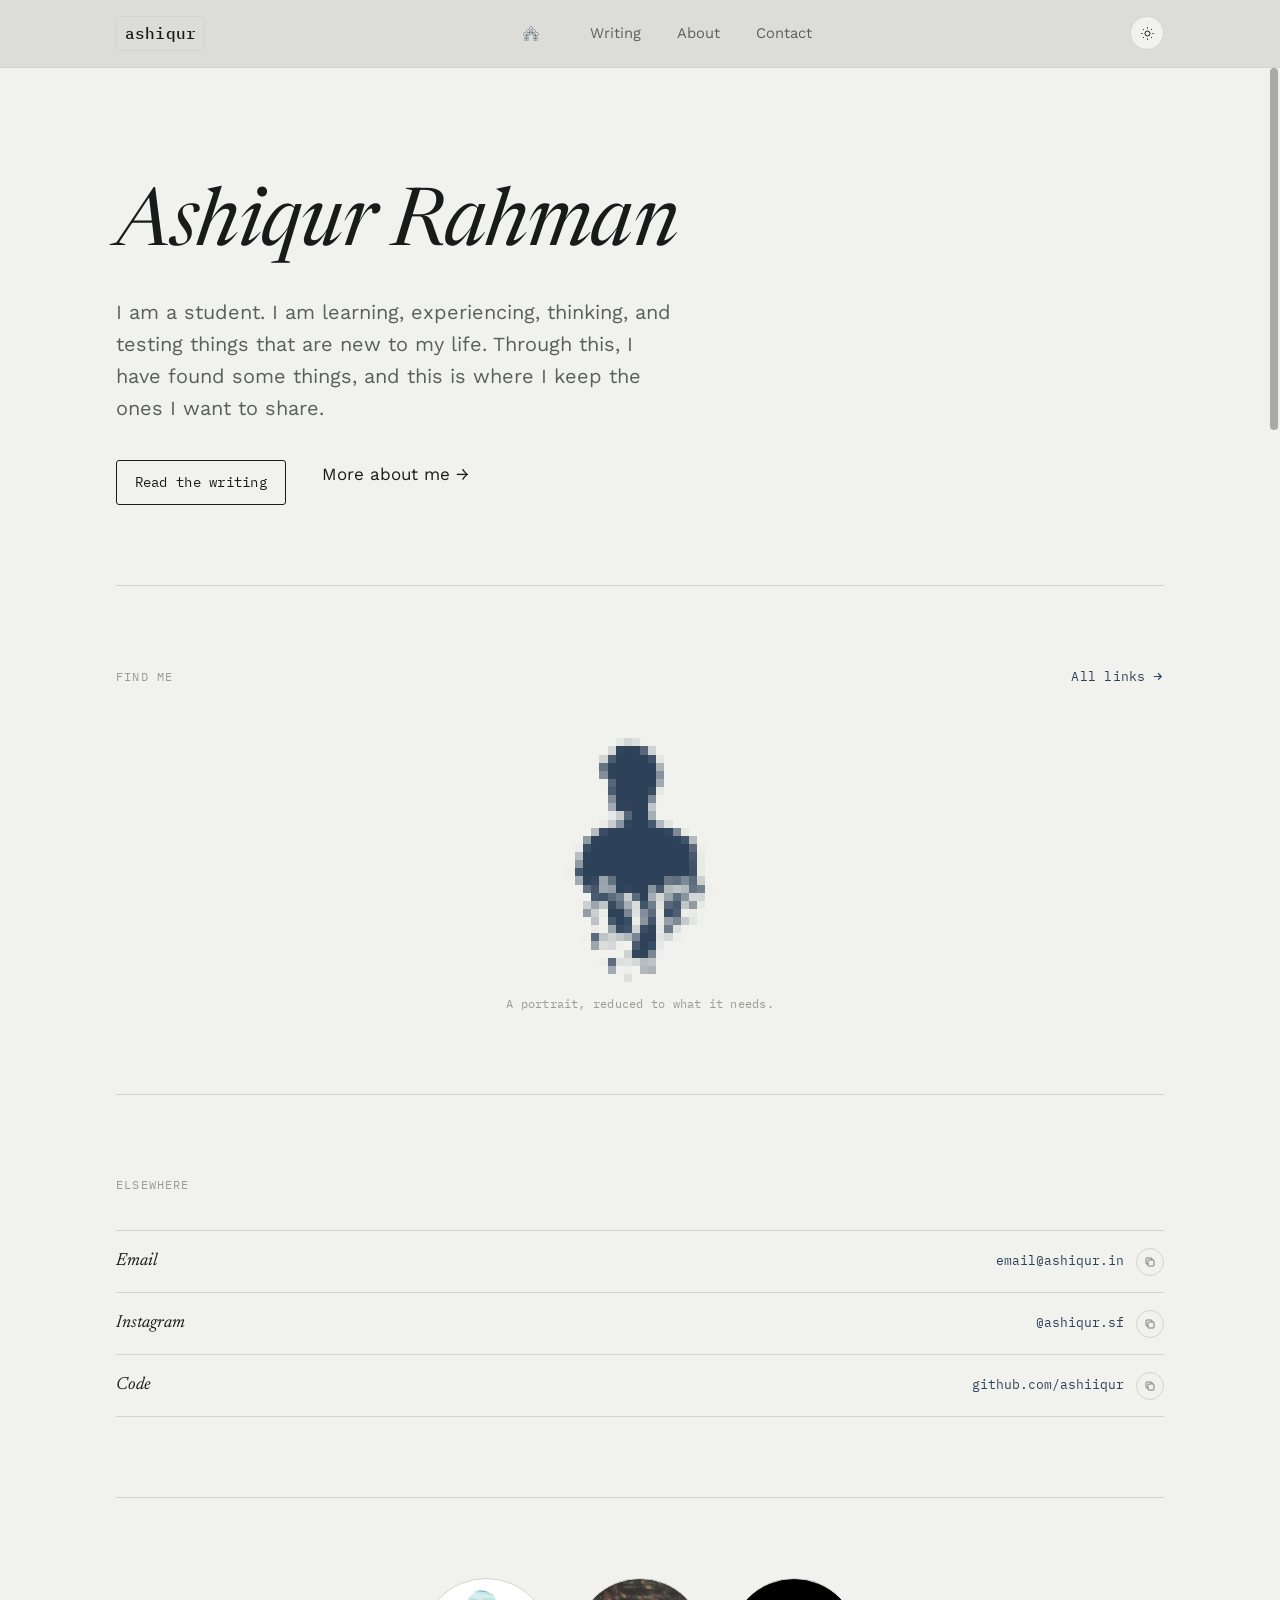
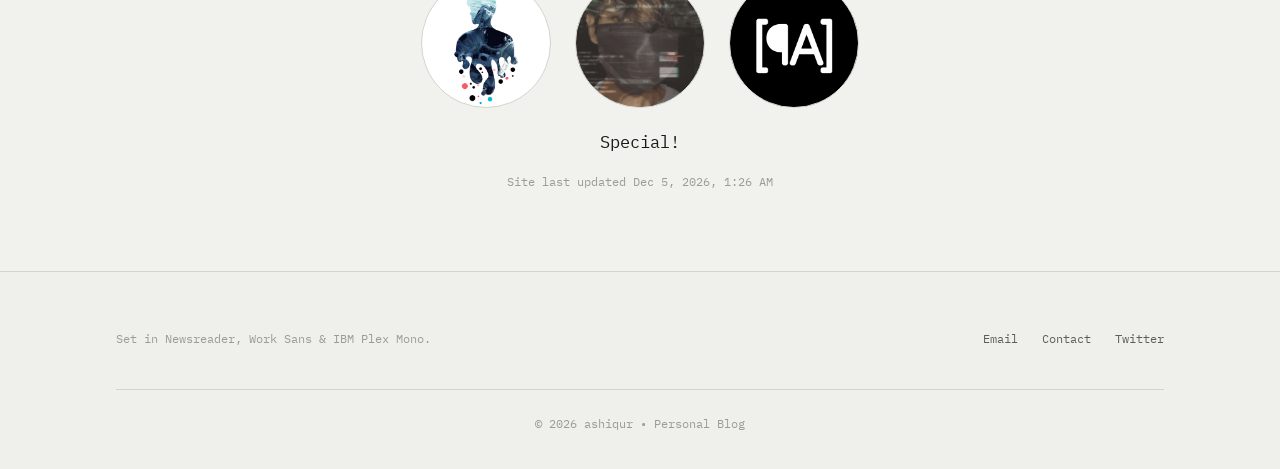
<file: index.html>
<!DOCTYPE html>
<html lang="en">
<head>
<meta charset="UTF-8">
<meta name="viewport" content="width=device-width, initial-scale=1.0">
<title>ashiqur - Personal Blog</title>
<meta name="description" content="Ashiqur Rahman - learning, experiencing, thinking, and testing things.">
<link rel="icon" href="favicon.svg" type="image/svg+xml">
<link rel="apple-touch-icon" href="assets/icon/icon.png">
<meta name="theme-color" content="#dcddd8">
<meta name="mobile-web-app-capable" content="yes">
<meta name="apple-mobile-web-app-capable" content="yes">
<meta name="apple-mobile-web-app-title" content="ashiqur">

<meta property="og:type" content="website">
<meta property="og:site_name" content="ashiqur">
<meta property="og:title" content="Ashiqur Rahman">
<meta property="og:description" content="Learning, experiencing, thinking, and testing things.">
<meta property="og:url" content="https://blog.ashiqur.in/">
<meta property="og:image" content="https://blog.ashiqur.in/assets/og/home.png">
<meta property="og:image:width" content="1200">
<meta property="og:image:height" content="630">

<meta name="twitter:card" content="summary_large_image">
<meta name="twitter:site" content="@ashiqur_sf">
<meta name="twitter:title" content="Ashiqur Rahman">
<meta name="twitter:description" content="Learning, experiencing, thinking, and testing things.">
<meta name="twitter:image" content="https://blog.ashiqur.in/assets/og/home.png">

<script>
(function(){try{var t=localStorage.getItem('theme');if(!t){t=window.matchMedia('(prefers-color-scheme: dark)').matches?'dark':'light';}document.documentElement.setAttribute('data-theme',t);var m=document.querySelector('meta[name="theme-color"]');if(m){m.setAttribute('content',t==='dark'?'#121417':'#dcddd8');}document.write('<link rel="manifest" href="'+(t==='dark'?'manifest-dark.json':'manifest.json')+'">');}catch(e){document.write('<link rel="manifest" href="manifest.json">');}})();
</script>
<link rel="preconnect" href="https://fonts.googleapis.com">
<link rel="preconnect" href="https://fonts.gstatic.com" crossorigin>
<link href="https://fonts.googleapis.com/css2?family=Newsreader:ital,opsz,wght@0,6..72,300;0,6..72,400;0,6..72,500;1,6..72,400;1,6..72,500&family=Work+Sans:wght@300;400;500;600;700&family=IBM+Plex+Mono:wght@400;500&display=swap" rel="stylesheet">
<link rel="canonical" href="https://blog.ashiqur.in/">
<link rel="stylesheet" href="styles.css">
</head>
<body>

<header class="site-header">
  <div class="header-inner">
    <a href="./" class="wordmark" style="border: 1px solid var(--rule); padding: 0.2rem 0.5rem; border-radius: var(--radius); display: inline-block;">
  ashiqur
</a>

<nav class="site-nav">
  <div class="site-nav-inner">
  <a href="./" class="link-ink home-link active" aria-label="Home">
    <svg xmlns="http://www.w3.org/2000/svg" width="16" height="16" viewBox="0 0 32 32" fill="currentColor" style="vertical-align: middle;">
      <path d="M16 6A1 1 0 1016 8 1 1 0 1016 6zM19 9A1 1 0 1019 11 1 1 0 1019 9zM16 9A1 1 0 1016 11 1 1 0 1016 9zM13 9A1 1 0 1013 11 1 1 0 1013 9zM22 12A1 1 0 1022 14 1 1 0 1022 12zM19 12A1 1 0 1019 14 1 1 0 1019 12zM16 12A1 1 0 1016 14 1 1 0 1016 12zM13 12A1 1 0 1013 14 1 1 0 1013 12zM10 12A1 1 0 1010 14 1 1 0 1010 12zM25 15A1 1 0 1025 17 1 1 0 1025 15zM22 15A1 1 0 1022 17 1 1 0 1022 15zM19 15A1 1 0 1019 17 1 1 0 1019 15zM16 15A1 1 0 1016 17 1 1 0 1016 15zM13 15A1 1 0 1013 17 1 1 0 1013 15zM10 15A1 1 0 1010 17 1 1 0 1010 15zM7 15A1 1 0 107 17 1 1 0 107 15zM25 18A1 1 0 1025 20 1 1 0 1025 18zM22 18A1 1 0 1022 20 1 1 0 1022 18zM10 18A1 1 0 1010 20 1 1 0 1010 18zM7 18A1 1 0 107 20 1 1 0 107 18zM4 18A1 1 0 104 20 1 1 0 104 18zM25 21A1 1 0 1025 23 1 1 0 1025 21zM22 21A1 1 0 1022 23 1 1 0 1022 21zM10 21A1 1 0 1010 23 1 1 0 1010 21zM7 21A1 1 0 107 23 1 1 0 107 21zM4 21A1 1 0 104 23 1 1 0 104 21zM25 24A1 1 0 1025 26 1 1 0 1025 24zM28 18A1 1 0 1028 20 1 1 0 1028 18zM16 0A1 1 0 1016 2 1 1 0 1016 0zM19 3A1 1 0 1019 5 1 1 0 1019 3zM13 3A1 1 0 1013 5 1 1 0 1013 3zM22 6A1 1 0 1022 8 1 1 0 1022 6zM10 6A1 1 0 1010 8 1 1 0 1010 6zM25 9A1 1 0 1025 11 1 1 0 1025 9zM7 9A1 1 0 107 11 1 1 0 107 9zM4 12A1 1 0 104 14 1 1 0 104 12zM28 12A1 1 0 1028 14 1 1 0 1028 12zM31 15A1 1 0 1031 17 1 1 0 1031 15zM1 15A1 1 0 101 17 1 1 0 101 15zM28 21A1 1 0 1028 23 1 1 0 1028 21zM28 24A1 1 0 1028 26 1 1 0 1028 24zM22 24A1 1 0 1022 26 1 1 0 1022 24zM10 24A1 1 0 1010 26 1 1 0 1010 24zM7 24A1 1 0 107 26 1 1 0 107 24zM4 24A1 1 0 104 26 1 1 0 104 24zM25 27A1 1 0 1025 29 1 1 0 1025 27zM28 27A1 1 0 1028 29 1 1 0 1028 27zM22 27A1 1 0 1022 29 1 1 0 1022 27zM10 27A1 1 0 1010 29 1 1 0 1010 27zM7 27A1 1 0 107 29 1 1 0 107 27zM4 27A1 1 0 104 29 1 1 0 104 27z"></path>
    </svg>
  </a>
  <a href="blog/" class="link-ink">Writing</a>
  <a href="about/" class="link-ink">About</a>
  <a href="contact/" class="link-ink">Contact</a>
</div>
</nav>
    <div class="header-tools">
      <button class="theme-toggle" aria-label="Toggle dark mode">
        <svg class="icon-sun" viewBox="0 0 24 24" fill="none" stroke="currentColor" stroke-width="1.6"><circle cx="12" cy="12" r="4"/><path d="M12 2v2M12 20v2M4.9 4.9l1.4 1.4M17.7 17.7l1.4 1.4M2 12h2M20 12h2M4.9 19.1l1.4-1.4M17.7 6.3l1.4-1.4"/></svg>
        <svg class="icon-moon" viewBox="0 0 24 24" fill="none" stroke="currentColor" stroke-width="1.6"><path d="M20 14.5A8.5 8.5 0 1 1 9.5 4a7 7 0 0 0 10.5 10.5Z"/></svg>
      </button>
      <button class="nav-toggle" aria-label="Menu"><span></span><span></span><span></span></button>
    </div>
  </div>
</header>

<main>
  <div class="container">

    <section class="hero">
      <h1 class="hero-name">Ashiqur Rahman</h1>
      <p class="hero-lede">I am a student. I am learning, experiencing, thinking, and testing things that are new to my life. Through this, I have found some things, and this is where I keep the ones I want to share.</p>
      <div class="hero-links">
        <a href="blog/" class="btn">Read the writing</a>
        <a href="about/" class="link-ink">More about me →</a>
      </div>
    </section>

    <section class="block">
      <div class="section-head">
        <span class="eyebrow">Find me</span>
        <a href="https://blog.ashiqur.in/links/" class="link-arrow">All links
          <svg viewBox="0 0 24 24" fill="none" stroke="currentColor" stroke-width="2"><path d="M5 12h14M13 6l6 6-6 6"/></svg>
        </a>
      </div>

      <div class="avatar-pixel-wrap">
        <div class="avatar-pixel" id="avatar-pixel" role="img" aria-label="Pixel portrait of Ashiqur Rahman"></div>
        <p class="avatar-pixel-caption">A portrait, reduced to what it needs.</p>
      </div>
    </section>

    <section class="block">
      <div class="section-head">
        <span class="eyebrow">Elsewhere</span>
      </div>
      <ul class="channel-list">
        <li>
          <span class="channel-name">Email</span>
          <span class="channel-list-right">
            <a href="mailto:email@ashiqur.in" class="channel-handle link-ink">email@ashiqur.in</a>
            <button class="icon-btn" type="button" data-copy="email@ashiqur.in" aria-label="Copy email address">
              <svg viewBox="0 0 24 24" fill="none" stroke="currentColor" stroke-width="1.6"><rect x="8" y="8" width="12" height="12" rx="1.5"/><path d="M16 8V5.5A1.5 1.5 0 0 0 14.5 4h-9A1.5 1.5 0 0 0 4 5.5v9A1.5 1.5 0 0 0 5.5 16H8"/></svg>
            </button>
          </span>
        </li>
        <li>
          <span class="channel-name">Instagram</span>
          <span class="channel-list-right">
            <a href="https://instagram.com/ashiqur.sf" class="channel-handle link-ink" target="_blank" rel="noopener noreferrer">@ashiqur.sf</a>
            <button class="icon-btn" type="button" data-copy="https://instagram.com/ashiqur.sf" aria-label="Copy Instagram link">
              <svg viewBox="0 0 24 24" fill="none" stroke="currentColor" stroke-width="1.6"><rect x="8" y="8" width="12" height="12" rx="1.5"/><path d="M16 8V5.5A1.5 1.5 0 0 0 14.5 4h-9A1.5 1.5 0 0 0 4 5.5v9A1.5 1.5 0 0 0 5.5 16H8"/></svg>
            </button>
          </span>
        </li>
        <li>
          <span class="channel-name">Code</span>
          <span class="channel-list-right">
            <a href="https://github.com/ashiiqur" class="channel-handle link-ink" target="_blank" rel="noopener noreferrer">github.com/ashiiqur</a>
            <button class="icon-btn" type="button" data-copy="https://github.com/ashiiqur" aria-label="Copy GitHub link">
              <svg viewBox="0 0 24 24" fill="none" stroke="currentColor" stroke-width="1.6"><rect x="8" y="8" width="12" height="12" rx="1.5"/><path d="M16 8V5.5A1.5 1.5 0 0 0 14.5 4h-9A1.5 1.5 0 0 0 4 5.5v9A1.5 1.5 0 0 0 5.5 16H8"/></svg>
            </button>
          </span>
        </li>
      </ul>
    </section>

    <section class="block">
      <div class="special-row">
        <div class="special-circle" data-photo="assets/images/special-1.jpg" role="img" aria-label="Special photo 1">
          <svg viewBox="0 0 24 24" fill="none" stroke="currentColor" stroke-width="1.6"><rect x="3" y="5" width="18" height="14" rx="2"/><circle cx="8.5" cy="10.5" r="1.5"/><path d="M21 15l-5-5L5 19"/></svg>
        </div>
        <a href="https://youtube.com/@ashiqur_sf" target="_blank" rel="noopener noreferrer" style="text-decoration: none;">
  <div class="special-circle" data-photo="assets/images/special-2.gif" role="img" aria-label="Special photo 2">
    <svg viewBox="0 0 24 24" fill="none" stroke="currentColor" stroke-width="1.6">
      <rect x="3" y="5" width="18" height="14" rx="2"/>
      <circle cx="8.5" cy="10.5" r="1.5"/>
      <path d="M21 15l-5-5L5 19"/>
    </svg>
  </div>
</a>
        <div class="special-circle" data-photo="assets/images/special-3.jpg" role="img" aria-label="Special photo 3">
          <svg viewBox="0 0 24 24" fill="none" stroke="currentColor" stroke-width="1.6"><rect x="3" y="5" width="18" height="14" rx="2"/><circle cx="8.5" cy="10.5" r="1.5"/><path d="M21 15l-5-5L5 19"/></svg>
        </div>
      </div>
      <p style="text-align: center; font-family: 'IBM Plex Mono', monospace; margin-top: 20px;">Special!</p>
      <p class="site-updated" id="site-updated" data-updated-stamp="Site last updated"></p>
    </section>

  </div>
</main>

<footer class="site-footer">
  <div class="container">
    <style>
  @media (max-width: 700px) {
    .footer-inner {
      flex-direction: column !important;
      justify-content: center !important;
      text-align: center !important;
    }
    .footer-links {
      justify-content: center !important;
      width: 100% !important;
    }
  }
</style>

<div class="footer-inner">
  <p class="colophon">Set in Newsreader, Work Sans &amp; IBM Plex Mono.</p>
  <div class="footer-links">
    <a href="mailto:email@ashiqur.in">Email</a>
    <a href="../contact/">Contact</a>
    <a href="https://x.com/ashiqur_sf">Twitter</a>
  </div>
  <p class="copyright" style="text-align: center;">© <span id="year"></span> ashiqur • Personal Blog</p>
</div>
  </div>
</footer>

<script src="script.js"></script>
</body>
</html>
</file>
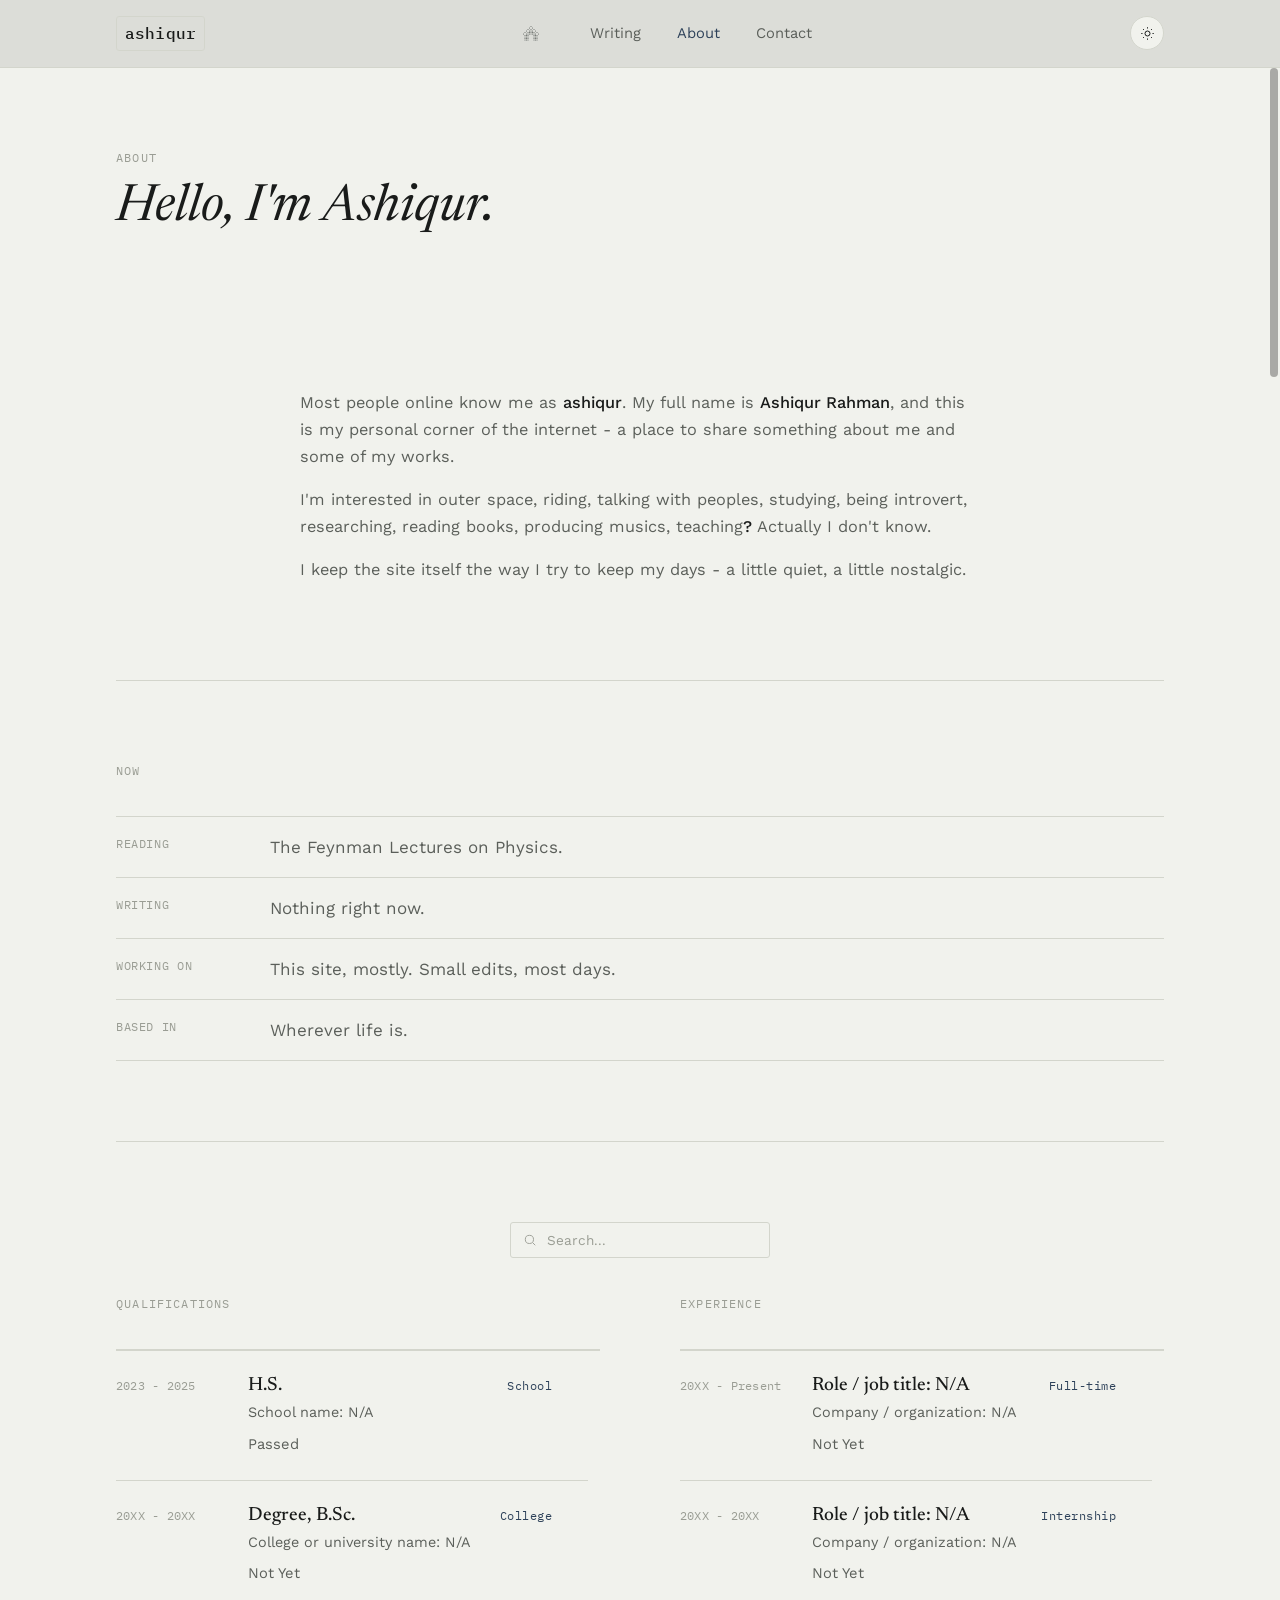
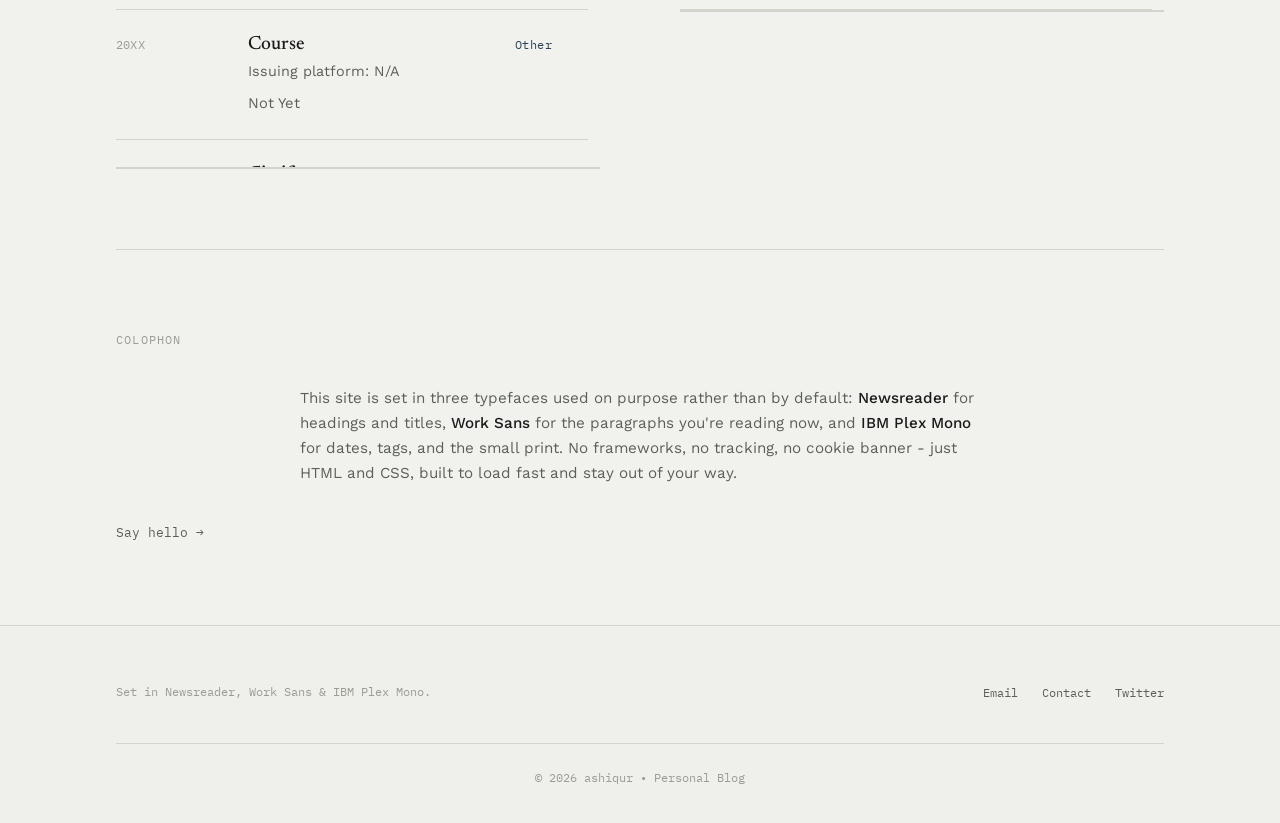
<file: about/index.html>
<!DOCTYPE html>
<html lang="en">
<head>
<meta charset="UTF-8">
<meta name="viewport" content="width=device-width, initial-scale=1.0">
<title>About - ashiqur</title>
<meta name="description" content="A little more about Ashiqur Rahman - who writes here, and why.">
<link rel="icon" href="../favicon.svg" type="image/svg+xml">
<meta name="theme-color" content="#dcddd8">

<meta property="og:type" content="website">
<meta property="og:site_name" content="ashiqur">
<meta property="og:title" content="About Ashiqur">
<meta property="og:description" content="A little more about Ashiqur Rahman - who writes here, and why.">
<meta property="og:url" content="https://blog.ashiqur.in/about/">
<meta property="og:image" content="https://blog.ashiqur.in/assets/og/about.png">
<meta property="og:image:width" content="1200">
<meta property="og:image:height" content="630">

<meta name="twitter:card" content="summary_large_image">
<meta name="twitter:site" content="@ashiqur_sf">
<meta name="twitter:title" content="About Ashiqur">
<meta name="twitter:description" content="A little more about Ashiqur Rahman - who writes here, and why.">
<meta name="twitter:image" content="https://blog.ashiqur.in/assets/og/about.png">

<script>
(function(){try{var t=localStorage.getItem('theme');if(!t){t=window.matchMedia('(prefers-color-scheme: dark)').matches?'dark':'light';}document.documentElement.setAttribute('data-theme',t);var m=document.querySelector('meta[name="theme-color"]');if(m){m.setAttribute('content',t==='dark'?'#121417':'#dcddd8');}}catch(e){}})();
</script>
<link rel="preconnect" href="https://fonts.googleapis.com">
<link rel="preconnect" href="https://fonts.gstatic.com" crossorigin>
<link href="https://fonts.googleapis.com/css2?family=Newsreader:ital,opsz,wght@0,6..72,300;0,6..72,400;0,6..72,500;1,6..72,400;1,6..72,500&family=Work+Sans:wght@300;400;500;600;700&family=IBM+Plex+Mono:wght@400;500&display=swap" rel="stylesheet">
<link rel="canonical" href="https://blog.ashiqur.in/about/">
<link rel="stylesheet" href="../styles.css">
</head>
<body>

<header class="site-header">
  <div class="header-inner">
    <a href="../" class="wordmark" style="border: 1px solid var(--rule); padding: 0.2rem 0.5rem; border-radius: var(--radius); display: inline-block;">ashiqur</a>
    <nav class="site-nav">
      <div class="site-nav-inner">
  <a href="../" class="link-ink home-link" aria-label="Home">
    <svg xmlns="http://www.w3.org/2000/svg" width="16" height="16" viewBox="0 0 32 32" fill="currentColor" style="vertical-align: middle;">
      <path d="M16 6A1 1 0 1016 8 1 1 0 1016 6zM19 9A1 1 0 1019 11 1 1 0 1019 9zM16 9A1 1 0 1016 11 1 1 0 1016 9zM13 9A1 1 0 1013 11 1 1 0 1013 9zM22 12A1 1 0 1022 14 1 1 0 1022 12zM19 12A1 1 0 1019 14 1 1 0 1019 12zM16 12A1 1 0 1016 14 1 1 0 1016 12zM13 12A1 1 0 1013 14 1 1 0 1013 12zM10 12A1 1 0 1010 14 1 1 0 1010 12zM25 15A1 1 0 1025 17 1 1 0 1025 15zM22 15A1 1 0 1022 17 1 1 0 1022 15zM19 15A1 1 0 1019 17 1 1 0 1019 15zM16 15A1 1 0 1016 17 1 1 0 1016 15zM13 15A1 1 0 1013 17 1 1 0 1013 15zM10 15A1 1 0 1010 17 1 1 0 1010 15zM7 15A1 1 0 107 17 1 1 0 107 15zM25 18A1 1 0 1025 20 1 1 0 1025 18zM22 18A1 1 0 1022 20 1 1 0 1022 18zM10 18A1 1 0 1010 20 1 1 0 1010 18zM7 18A1 1 0 107 20 1 1 0 107 18zM4 18A1 1 0 104 20 1 1 0 104 18zM25 21A1 1 0 1025 23 1 1 0 1025 21zM22 21A1 1 0 1022 23 1 1 0 1022 21zM10 21A1 1 0 1010 23 1 1 0 1010 21zM7 21A1 1 0 107 23 1 1 0 107 21zM4 21A1 1 0 104 23 1 1 0 104 21zM25 24A1 1 0 1025 26 1 1 0 1025 24zM28 18A1 1 0 1028 20 1 1 0 1028 18zM16 0A1 1 0 1016 2 1 1 0 1016 0zM19 3A1 1 0 1019 5 1 1 0 1019 3zM13 3A1 1 0 1013 5 1 1 0 1013 3zM22 6A1 1 0 1022 8 1 1 0 1022 6zM10 6A1 1 0 1010 8 1 1 0 1010 6zM25 9A1 1 0 1025 11 1 1 0 1025 9zM7 9A1 1 0 107 11 1 1 0 107 9zM4 12A1 1 0 104 14 1 1 0 104 12zM28 12A1 1 0 1028 14 1 1 0 1028 12zM31 15A1 1 0 1031 17 1 1 0 1031 15zM1 15A1 1 0 101 17 1 1 0 101 15zM28 21A1 1 0 1028 23 1 1 0 1028 21zM28 24A1 1 0 1028 26 1 1 0 1028 24zM22 24A1 1 0 1022 26 1 1 0 1022 24zM10 24A1 1 0 1010 26 1 1 0 1010 24zM7 24A1 1 0 107 26 1 1 0 107 24zM4 24A1 1 0 104 26 1 1 0 104 24zM25 27A1 1 0 1025 29 1 1 0 1025 27zM28 27A1 1 0 1028 29 1 1 0 1028 27zM22 27A1 1 0 1022 29 1 1 0 1022 27zM10 27A1 1 0 1010 29 1 1 0 1010 27zM7 27A1 1 0 107 29 1 1 0 107 27zM4 27A1 1 0 104 29 1 1 0 104 27z"></path>
    </svg>
  </a>
  <a href="../blog/" class="link-ink">Writing</a>
  <a href="../about/" class="link-ink active">About</a>
  <a href="../contact/" class="link-ink">Contact</a>
    </nav>
    <div class="header-tools">
      <button class="theme-toggle" aria-label="Toggle dark mode">
        <svg class="icon-sun" viewBox="0 0 24 24" fill="none" stroke="currentColor" stroke-width="1.6"><circle cx="12" cy="12" r="4"/><path d="M12 2v2M12 20v2M4.9 4.9l1.4 1.4M17.7 17.7l1.4 1.4M2 12h2M20 12h2M4.9 19.1l1.4-1.4M17.7 6.3l1.4-1.4"/></svg>
        <svg class="icon-moon" viewBox="0 0 24 24" fill="none" stroke="currentColor" stroke-width="1.6"><path d="M20 14.5A8.5 8.5 0 1 1 9.5 4a7 7 0 0 0 10.5 10.5Z"/></svg>
      </button>
      <button class="nav-toggle" aria-label="Menu"><span></span><span></span><span></span></button>
    </div>
  </div>
</header>

<main>
  <div class="container">

    <section class="about-hero">
      <span class="eyebrow">About</span>
      <h1>Hello, I'm Ashiqur.</h1>
    </section>

    <section class="block about-body measure">
      <p>Most people online know me as <strong>ashiqur</strong>. My full name is <strong>Ashiqur Rahman</strong>, and this is my personal corner of the internet - a place to share something about me and some of my works.</p>
      <p>I'm interested in outer space, riding, talking with peoples, studying, being introvert, researching, reading books, producing musics, teaching<strong>?</strong> Actually I don't know.</p>
      <p>I keep the site itself the way I try to keep my days - a little quiet, a little nostalgic.</p>
    </section>

    <section class="block">
      <div class="section-head">
        <span class="eyebrow">Now</span>
      </div>
      <ul class="now-list">
        <li class="fade-up">
          <span class="now-label">Reading</span>
          <span class="now-value">The Feynman Lectures on Physics.</span>
        </li>
        <li class="fade-up">
          <span class="now-label">Writing</span>
          <span class="now-value">Nothing right now.</span>
        </li>
        <li class="fade-up">
          <span class="now-label">Working on</span>
          <span class="now-value">This site, mostly. Small edits, most days.</span>
        </li>
        <li class="fade-up">
          <span class="now-label">Based in</span>
          <span class="now-value">Wherever life is.</span>
        </li>
      </ul>
    </section>

    <section class="block">
      <div class="search-row">
        <div class="search-bar">
          <svg class="search-icon" viewBox="0 0 24 24" fill="none" stroke="currentColor" stroke-width="1.6"><circle cx="11" cy="11" r="7"/><path d="m21 21-4.3-4.3"/></svg>
          <input type="text" id="quali-search" class="search-input" placeholder="Search..." autocomplete="off">
        </div>
      </div>

      <!-- Template: duplicate any .entry below for each item. entry-tag is
           optional - delete that one line if an entry doesn't need it. The
           search bar above matches against everything inside each .entry,
           across both columns at once. -->
      <div class="split-columns">
        <div class="split-col">
          <div class="section-head">
            <span class="eyebrow">Qualifications</span>
          </div>
          <div class="ledger" data-ledger>
            <div class="entry fade-up">
              <span class="entry-date">2023 - 2025</span>
              <div class="entry-main">
                <h3 class="entry-title">H.S.</h3>
                <span class="entry-org">School name: N/A</span>
                <p class="entry-desc">Passed</p>
              </div>
              <span class="entry-tag">School</span>
            </div>
            <div class="entry fade-up">
              <span class="entry-date">20XX - 20XX</span>
              <div class="entry-main">
                <h3 class="entry-title">Degree, B.Sc.</h3>
                <span class="entry-org">College or university name: N/A</span>
                <p class="entry-desc">Not Yet</p>
              </div>
              <span class="entry-tag">College</span>
            </div>
            <div class="entry fade-up">
              <span class="entry-date">20XX</span>
              <div class="entry-main">
                <h3 class="entry-title">Course</h3>
                <span class="entry-org">Issuing platform: N/A</span>
                <p class="entry-desc">Not Yet</p>
              </div>
              <span class="entry-tag">Other</span>
            </div>
            <div class="entry fade-up">
              <span class="entry-date">20XX</span>
              <div class="entry-main">
                <h3 class="entry-title">Cirtificate</h3>
                <span class="entry-org">Issuing platform: N/A</span>
                <p class="entry-desc">Not Yet</p>
              </div>
              <span class="entry-tag">Other</span>
            </div>
          </div>
          <p class="empty-state" data-empty>Nothing matches that search.</p>
        </div>

        <div class="split-col">
          <div class="section-head">
            <span class="eyebrow">Experience</span>
          </div>
          <div class="ledger" data-ledger>
            <div class="entry fade-up">
              <span class="entry-date">20XX - Present</span>
              <div class="entry-main">
                <h3 class="entry-title">Role / job title: N/A</h3>
                <span class="entry-org">Company / organization: N/A</span>
                <p class="entry-desc">Not Yet</p>
              </div>
              <span class="entry-tag">Full-time</span>
            </div>
            <div class="entry fade-up">
              <span class="entry-date">20XX - 20XX</span>
              <div class="entry-main">
                <h3 class="entry-title">Role / job title: N/A</h3>
                <span class="entry-org">Company / organization: N/A</span>
                <p class="entry-desc">Not Yet</p>
              </div>
              <span class="entry-tag">Internship</span>
            </div>
          </div>
          <p class="empty-state" data-empty>Nothing matches that search.</p>
        </div>
      </div>
    </section>

    <section class="block">
      <div class="section-head">
        <span class="eyebrow">Colophon</span>
      </div>
      <p class="measure" style="color:var(--ink-soft); font-size:.95rem;">
        This site is set in three typefaces used on purpose rather than by default:
        <strong style="color:var(--ink); font-weight:500;">Newsreader</strong> for headings and titles,
        <strong style="color:var(--ink); font-weight:500;">Work Sans</strong> for the paragraphs you're reading now, and
        <strong style="color:var(--ink); font-weight:500;">IBM Plex Mono</strong> for dates, tags, and the small print. No frameworks, no tracking, no cookie banner - just HTML and CSS, built to load fast and stay out of your way.
      </p>
      <a href="../contact/" class="back-link">
        Say hello<span class="back-link-arrow" aria-hidden="true">→</span>
      </a>
    </section>

  </div>
</main>

<footer class="site-footer">
  <div class="container">
    <style>
  @media (max-width: 700px) {
    .footer-inner {
      flex-direction: column !important;
      justify-content: center !important;
      text-align: center !important;
    }
    .footer-links {
      justify-content: center !important;
      width: 100% !important;
    }
  }
</style>

<div class="footer-inner">
  <p class="colophon">Set in Newsreader, Work Sans &amp; IBM Plex Mono.</p>
  <div class="footer-links">
    <a href="mailto:email@ashiqur.in">Email</a>
    <a href="../contact/">Contact</a>
    <a href="https://x.com/ashiqur_sf">Twitter</a>
  </div>
  <p class="copyright" style="text-align: center;">© <span id="year"></span> ashiqur • Personal Blog</p>
</div>
  </div>
</footer>

<script src="../script.js"></script>
</body>
</html>
</file>
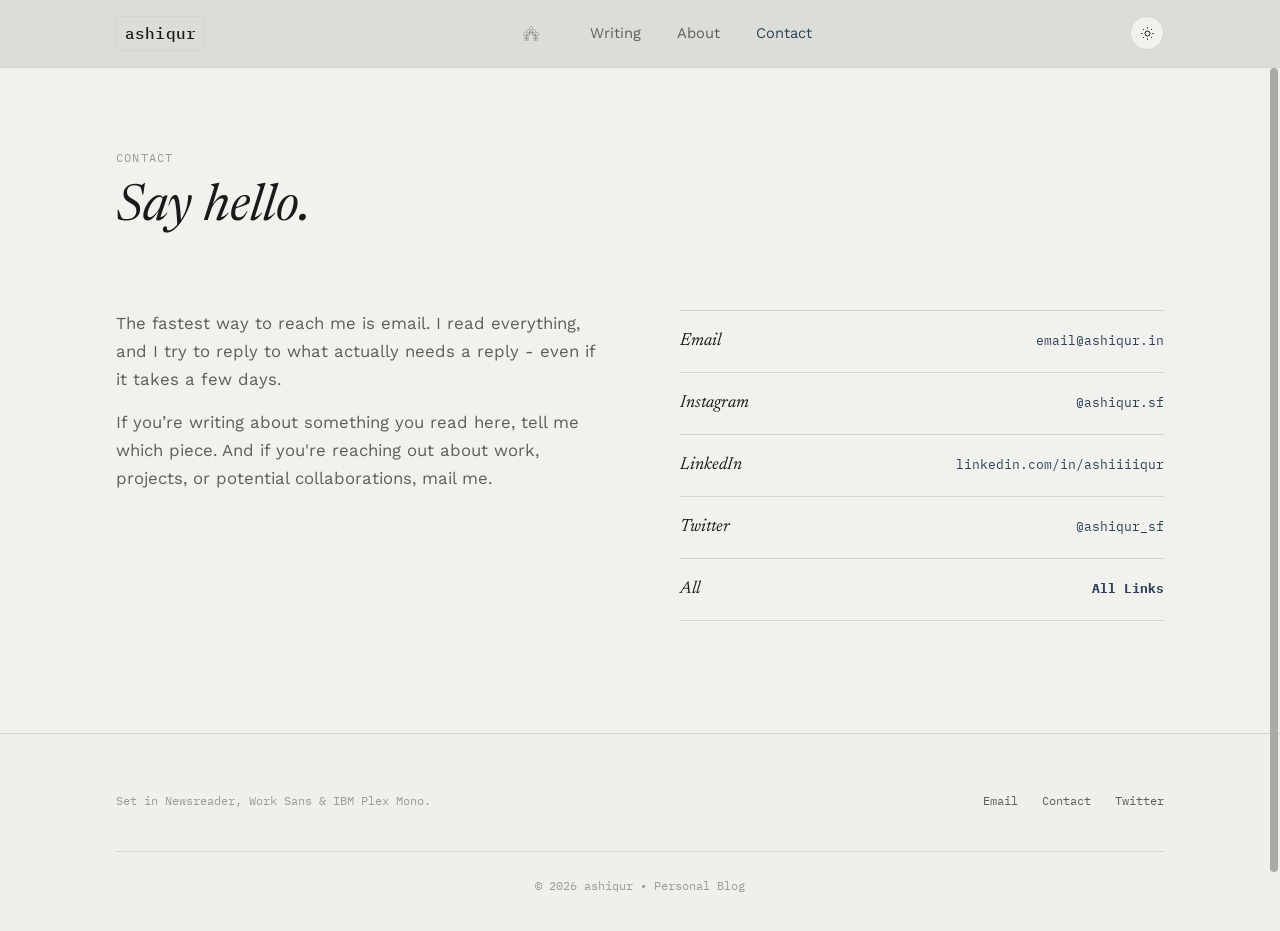
<file: contact/index.html>
<!DOCTYPE html>
<html lang="en">
<head>
<meta charset="UTF-8">
<meta name="viewport" content="width=device-width, initial-scale=1.0">
<title>Contact - ashiqur</title>
<meta name="description" content="Get in touch with Ashiqur Rahman.">
<link rel="icon" href="../favicon.svg" type="image/svg+xml">
<meta name="theme-color" content="#dcddd8">

<meta property="og:type" content="website">
<meta property="og:site_name" content="ashiqur">
<meta property="og:title" content="Get in touch">
<meta property="og:description" content="Get in touch with Ashiqur Rahman.">
<meta property="og:url" content="https://blog.ashiqur.in/contact/">
<meta property="og:image" content="https://blog.ashiqur.in/assets/og/contact.png">
<meta property="og:image:width" content="1200">
<meta property="og:image:height" content="630">

<meta name="twitter:card" content="summary_large_image">
<meta name="twitter:site" content="@ashiqur_sf">
<meta name="twitter:title" content="Get in touch">
<meta name="twitter:description" content="Get in touch with Ashiqur Rahman.">
<meta name="twitter:image" content="https://blog.ashiqur.in/assets/og/contact.png">

<script>
(function(){try{var t=localStorage.getItem('theme');if(!t){t=window.matchMedia('(prefers-color-scheme: dark)').matches?'dark':'light';}document.documentElement.setAttribute('data-theme',t);var m=document.querySelector('meta[name="theme-color"]');if(m){m.setAttribute('content',t==='dark'?'#121417':'#dcddd8');}}catch(e){}})();
</script>
<link rel="preconnect" href="https://fonts.googleapis.com">
<link rel="preconnect" href="https://fonts.gstatic.com" crossorigin>
<link href="https://fonts.googleapis.com/css2?family=Newsreader:ital,opsz,wght@0,6..72,300;0,6..72,400;0,6..72,500;1,6..72,400;1,6..72,500&family=Work+Sans:wght@300;400;500;600;700&family=IBM+Plex+Mono:wght@400;500&display=swap" rel="stylesheet">
<link rel="canonical" href="https://blog.ashiqur.in/contact/">
<link rel="stylesheet" href="../styles.css">
</head>
<body>

<header class="site-header">
  <div class="header-inner">
    <a href="../" class="wordmark" style="border: 1px solid var(--rule); padding: 0.2rem 0.5rem; border-radius: var(--radius); display: inline-block;">ashiqur</a>
    <nav class="site-nav">
      <div class="site-nav-inner">
  <a href="../" class="link-ink home-link" aria-label="Home">
    <svg xmlns="http://www.w3.org/2000/svg" width="16" height="16" viewBox="0 0 32 32" fill="currentColor" style="vertical-align: middle;">
      <path d="M16 6A1 1 0 1016 8 1 1 0 1016 6zM19 9A1 1 0 1019 11 1 1 0 1019 9zM16 9A1 1 0 1016 11 1 1 0 1016 9zM13 9A1 1 0 1013 11 1 1 0 1013 9zM22 12A1 1 0 1022 14 1 1 0 1022 12zM19 12A1 1 0 1019 14 1 1 0 1019 12zM16 12A1 1 0 1016 14 1 1 0 1016 12zM13 12A1 1 0 1013 14 1 1 0 1013 12zM10 12A1 1 0 1010 14 1 1 0 1010 12zM25 15A1 1 0 1025 17 1 1 0 1025 15zM22 15A1 1 0 1022 17 1 1 0 1022 15zM19 15A1 1 0 1019 17 1 1 0 1019 15zM16 15A1 1 0 1016 17 1 1 0 1016 15zM13 15A1 1 0 1013 17 1 1 0 1013 15zM10 15A1 1 0 1010 17 1 1 0 1010 15zM7 15A1 1 0 107 17 1 1 0 107 15zM25 18A1 1 0 1025 20 1 1 0 1025 18zM22 18A1 1 0 1022 20 1 1 0 1022 18zM10 18A1 1 0 1010 20 1 1 0 1010 18zM7 18A1 1 0 107 20 1 1 0 107 18zM4 18A1 1 0 104 20 1 1 0 104 18zM25 21A1 1 0 1025 23 1 1 0 1025 21zM22 21A1 1 0 1022 23 1 1 0 1022 21zM10 21A1 1 0 1010 23 1 1 0 1010 21zM7 21A1 1 0 107 23 1 1 0 107 21zM4 21A1 1 0 104 23 1 1 0 104 21zM25 24A1 1 0 1025 26 1 1 0 1025 24zM28 18A1 1 0 1028 20 1 1 0 1028 18zM16 0A1 1 0 1016 2 1 1 0 1016 0zM19 3A1 1 0 1019 5 1 1 0 1019 3zM13 3A1 1 0 1013 5 1 1 0 1013 3zM22 6A1 1 0 1022 8 1 1 0 1022 6zM10 6A1 1 0 1010 8 1 1 0 1010 6zM25 9A1 1 0 1025 11 1 1 0 1025 9zM7 9A1 1 0 107 11 1 1 0 107 9zM4 12A1 1 0 104 14 1 1 0 104 12zM28 12A1 1 0 1028 14 1 1 0 1028 12zM31 15A1 1 0 1031 17 1 1 0 1031 15zM1 15A1 1 0 101 17 1 1 0 101 15zM28 21A1 1 0 1028 23 1 1 0 1028 21zM28 24A1 1 0 1028 26 1 1 0 1028 24zM22 24A1 1 0 1022 26 1 1 0 1022 24zM10 24A1 1 0 1010 26 1 1 0 1010 24zM7 24A1 1 0 107 26 1 1 0 107 24zM4 24A1 1 0 104 26 1 1 0 104 24zM25 27A1 1 0 1025 29 1 1 0 1025 27zM28 27A1 1 0 1028 29 1 1 0 1028 27zM22 27A1 1 0 1022 29 1 1 0 1022 27zM10 27A1 1 0 1010 29 1 1 0 1010 27zM7 27A1 1 0 107 29 1 1 0 107 27zM4 27A1 1 0 104 29 1 1 0 104 27z"></path>
    </svg>
  </a>
  <a href="../blog/" class="link-ink">Writing</a>
  <a href="../about/" class="link-ink">About</a>
  <a href="../contact/" class="link-ink active">Contact</a>
</div>
    </nav>
    <div class="header-tools">
      <button class="theme-toggle" aria-label="Toggle dark mode">
        <svg class="icon-sun" viewBox="0 0 24 24" fill="none" stroke="currentColor" stroke-width="1.6"><circle cx="12" cy="12" r="4"/><path d="M12 2v2M12 20v2M4.9 4.9l1.4 1.4M17.7 17.7l1.4 1.4M2 12h2M20 12h2M4.9 19.1l1.4-1.4M17.7 6.3l1.4-1.4"/></svg>
        <svg class="icon-moon" viewBox="0 0 24 24" fill="none" stroke="currentColor" stroke-width="1.6"><path d="M20 14.5A8.5 8.5 0 1 1 9.5 4a7 7 0 0 0 10.5 10.5Z"/></svg>
      </button>
      <button class="nav-toggle" aria-label="Menu"><span></span><span></span><span></span></button>
    </div>
  </div>
</header>

<main>
  <div class="container">

    <section class="contact-hero">
      <span class="eyebrow">Contact</span>
      <h1>Say hello.</h1>
    </section>

    <section class="contact-grid">
      <div class="measure fade-up" style="max-width:100%;">
        <p style="color:var(--ink-soft); font-size:1.05rem;">The fastest way to reach me is email. I read everything, and I try to reply to what actually needs a reply - even if it takes a few days.</p>
        <p style="color:var(--ink-soft); font-size:1.05rem;">If you’re writing about something you read here, tell me which piece. And if you're reaching out about work, projects, or potential collaborations, mail me.</p>
      </div>
      <div class="fade-up">
        <ul class="channel-list">
          <li><span class="channel-name">Email</span><a href="mailto:email@ashiqur.in" class="channel-handle link-ink">email@ashiqur.in</a></li>
          <li><span class="channel-name">Instagram</span><a href="https://instagram.com/ashiqur.sf" class="channel-handle link-ink" target="_blank" rel="noopener noreferrer">@ashiqur.sf</a></li>
          <li><span class="channel-name">LinkedIn</span><a href="https://www.linkedin.com/in/ashiiiiqur" class="channel-handle link-ink" target="_blank" rel="noopener noreferrer">linkedin.com/in/ashiiiiqur</a></li>
          <li><span class="channel-name">Twitter</span><a href="https://x.com/ashiqur_sf" class="channel-handle link-ink" target="_blank" rel="noopener noreferrer">@ashiqur_sf</a></li>
          <li><span class="channel-name">All</span><a href="https://blog.ashiqur.in/links/" class="channel-handle link-ink"><strong>All Links</strong></a></li>
        </ul>
      </div>
    </section>

  </div>
</main>

<footer class="site-footer">
  <div class="container">
    <style>
  @media (max-width: 700px) {
    .footer-inner {
      flex-direction: column !important;
      justify-content: center !important;
      text-align: center !important;
    }
    .footer-links {
      justify-content: center !important;
      width: 100% !important;
    }
  }
</style>

<div class="footer-inner">
  <p class="colophon">Set in Newsreader, Work Sans &amp; IBM Plex Mono.</p>
  <div class="footer-links">
    <a href="mailto:email@ashiqur.in">Email</a>
    <a href="../contact/">Contact</a>
    <a href="https://x.com/ashiqur_sf">Twitter</a>
  </div>
  <p class="copyright" style="text-align: center;">© <span id="year"></span> ashiqur • Personal Blog</p>
</div>
  </div>
</footer>

<script src="../script.js"></script>
</body>
</html>
</file>
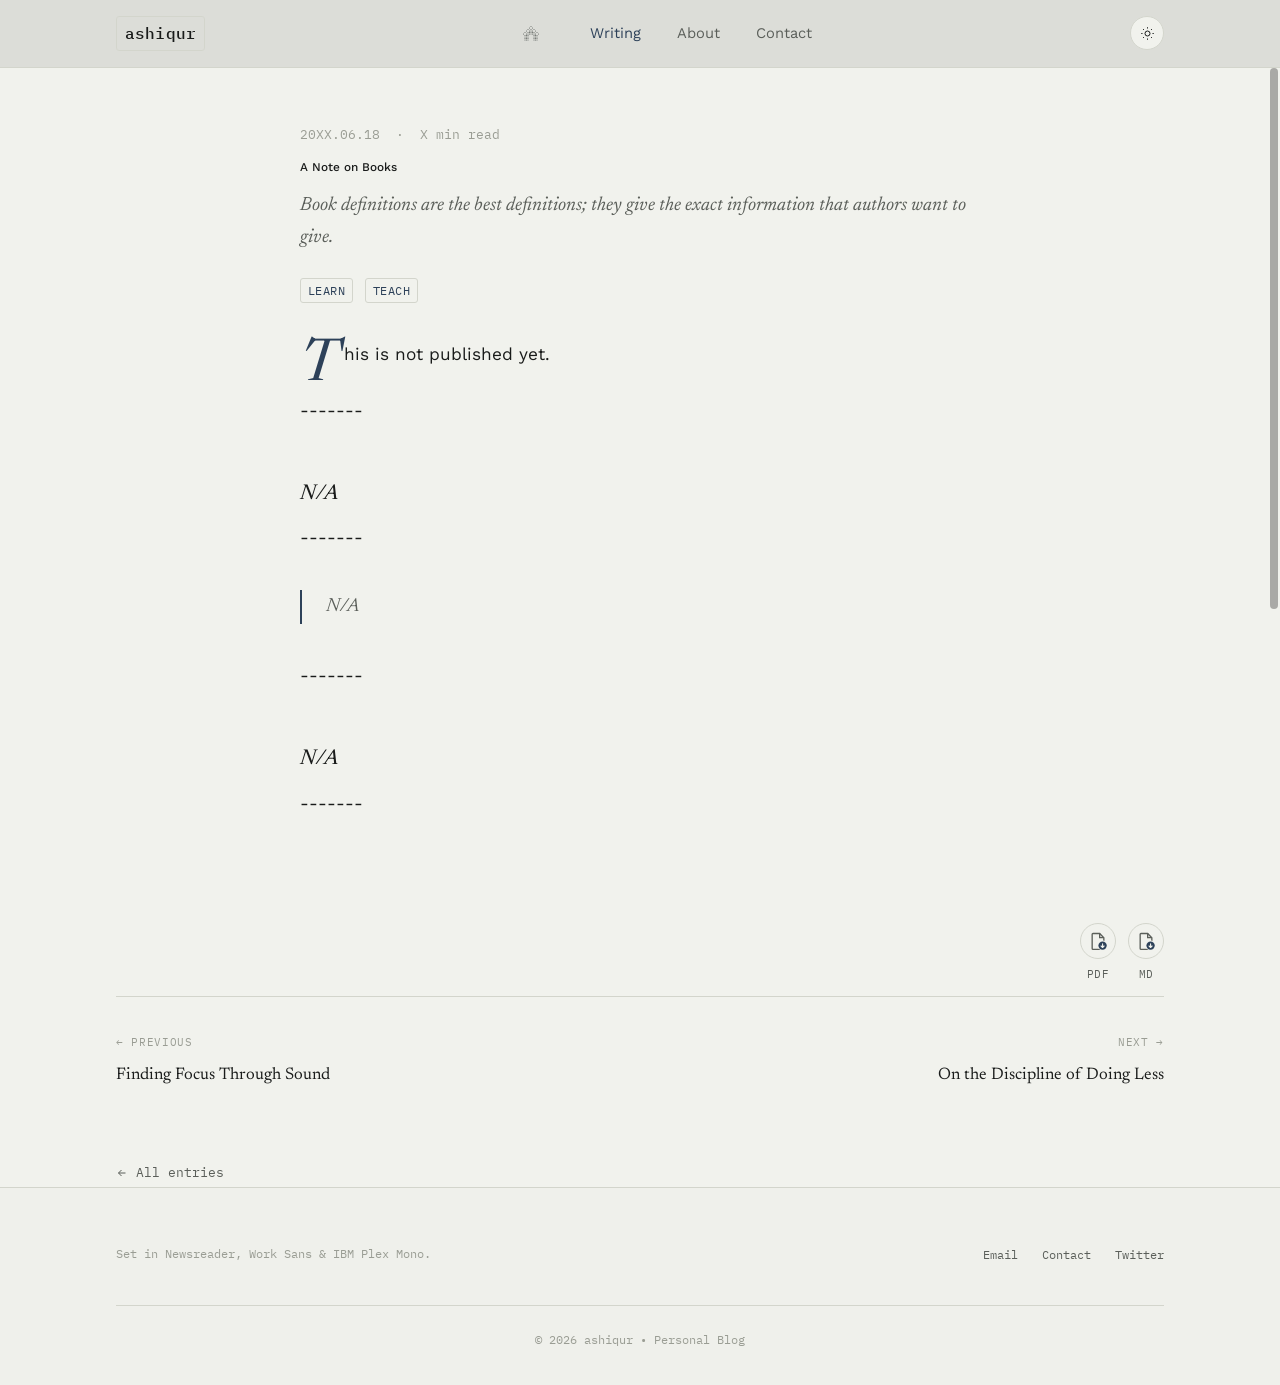
<file: blog/a-note-on-books/index.html>
<!DOCTYPE html>
<html lang="en">
<head>
<meta charset="UTF-8">
<meta name="viewport" content="width=device-width, initial-scale=1.0">
<title>A Note on Books - ashiqur</title>
<meta name="description" content="A Note on something called book.">
<link rel="icon" href="../../favicon.svg" type="image/svg+xml">
<meta name="theme-color" content="#dcddd8">

<meta property="og:type" content="article">
<meta property="og:site_name" content="ashiqur">
<meta property="og:title" content="A Note on Books">
<meta property="og:description" content="A Note on something called book & something more.">
<meta property="og:url" content="https://blog.ashiqur.in/blog/a-note-on-books/">
<meta property="og:image" content="https://blog.ashiqur.in/assets/og/blog-a-note-on-books.png">
<meta property="og:image:width" content="1200">
<meta property="og:image:height" content="630">

<meta name="twitter:card" content="summary_large_image">
<meta name="twitter:site" content="@ashiqur_sf">
<meta name="twitter:title" content="A Note on Books">
<meta name="twitter:description" content="A Note on something called book & something more.">
<meta name="twitter:image" content="https://blog.ashiqur.in/assets/og/blog-a-note-on-books.png">

<script>
(function(){try{var t=localStorage.getItem('theme');if(!t){t=window.matchMedia('(prefers-color-scheme: dark)').matches?'dark':'light';}document.documentElement.setAttribute('data-theme',t);var m=document.querySelector('meta[name="theme-color"]');if(m){m.setAttribute('content',t==='dark'?'#121417':'#dcddd8');}}catch(e){}})();
</script>
<link rel="preconnect" href="https://fonts.googleapis.com">
<link rel="preconnect" href="https://fonts.gstatic.com" crossorigin>
<link href="https://fonts.googleapis.com/css2?family=Newsreader:ital,opsz,wght@0,6..72,300;0,6..72,400;0,6..72,500;1,6..72,400;1,6..72,500&family=Work+Sans:wght@300;400;500;600;700&family=IBM+Plex+Mono:wght@400;500&display=swap" rel="stylesheet">
<link rel="canonical" href="https://blog.ashiqur.in/blog/a-note-on-books/">
<link rel="stylesheet" href="../../styles.css">
</head>
<body>

<div class="progress-bar"></div>

<header class="site-header">
  <div class="header-inner">
    <a href="../../" class="wordmark" style="border: 1px solid var(--rule); padding: 0.2rem 0.5rem; border-radius: var(--radius); display: inline-block;">
  ashiqur
</a>

<nav class="site-nav">
  <div class="site-nav-inner">
  <a href="../../" class="link-ink home-link" aria-label="Home">
    <svg xmlns="http://www.w3.org/2000/svg" width="16" height="16" viewBox="0 0 32 32" fill="currentColor" style="vertical-align: middle;">
      <path d="M16 6A1 1 0 1016 8 1 1 0 1016 6zM19 9A1 1 0 1019 11 1 1 0 1019 9zM16 9A1 1 0 1016 11 1 1 0 1016 9zM13 9A1 1 0 1013 11 1 1 0 1013 9zM22 12A1 1 0 1022 14 1 1 0 1022 12zM19 12A1 1 0 1019 14 1 1 0 1019 12zM16 12A1 1 0 1016 14 1 1 0 1016 12zM13 12A1 1 0 1013 14 1 1 0 1013 12zM10 12A1 1 0 1010 14 1 1 0 1010 12zM25 15A1 1 0 1025 17 1 1 0 1025 15zM22 15A1 1 0 1022 17 1 1 0 1022 15zM19 15A1 1 0 1019 17 1 1 0 1019 15zM16 15A1 1 0 1016 17 1 1 0 1016 15zM13 15A1 1 0 1013 17 1 1 0 1013 15zM10 15A1 1 0 1010 17 1 1 0 1010 15zM7 15A1 1 0 107 17 1 1 0 107 15zM25 18A1 1 0 1025 20 1 1 0 1025 18zM22 18A1 1 0 1022 20 1 1 0 1022 18zM10 18A1 1 0 1010 20 1 1 0 1010 18zM7 18A1 1 0 107 20 1 1 0 107 18zM4 18A1 1 0 104 20 1 1 0 104 18zM25 21A1 1 0 1025 23 1 1 0 1025 21zM22 21A1 1 0 1022 23 1 1 0 1022 21zM10 21A1 1 0 1010 23 1 1 0 1010 21zM7 21A1 1 0 107 23 1 1 0 107 21zM4 21A1 1 0 104 23 1 1 0 104 21zM25 24A1 1 0 1025 26 1 1 0 1025 24zM28 18A1 1 0 1028 20 1 1 0 1028 18zM16 0A1 1 0 1016 2 1 1 0 1016 0zM19 3A1 1 0 1019 5 1 1 0 1019 3zM13 3A1 1 0 1013 5 1 1 0 1013 3zM22 6A1 1 0 1022 8 1 1 0 1022 6zM10 6A1 1 0 1010 8 1 1 0 1010 6zM25 9A1 1 0 1025 11 1 1 0 1025 9zM7 9A1 1 0 107 11 1 1 0 107 9zM4 12A1 1 0 104 14 1 1 0 104 12zM28 12A1 1 0 1028 14 1 1 0 1028 12zM31 15A1 1 0 1031 17 1 1 0 1031 15zM1 15A1 1 0 101 17 1 1 0 101 15zM28 21A1 1 0 1028 23 1 1 0 1028 21zM28 24A1 1 0 1028 26 1 1 0 1028 24zM22 24A1 1 0 1022 26 1 1 0 1022 24zM10 24A1 1 0 1010 26 1 1 0 1010 24zM7 24A1 1 0 107 26 1 1 0 107 24zM4 24A1 1 0 104 26 1 1 0 104 24zM25 27A1 1 0 1025 29 1 1 0 1025 27zM28 27A1 1 0 1028 29 1 1 0 1028 27zM22 27A1 1 0 1022 29 1 1 0 1022 27zM10 27A1 1 0 1010 29 1 1 0 1010 27zM7 27A1 1 0 107 29 1 1 0 107 27zM4 27A1 1 0 104 29 1 1 0 104 27z"></path>
    </svg>
  </a>
  <a href="../" class="link-ink active">Writing</a>
  <a href="../../about/" class="link-ink">About</a>
  <a href="../../contact/" class="link-ink">Contact</a>
</div>
</nav>
    <div class="header-tools">
      <button class="theme-toggle" aria-label="Toggle dark mode">
        <svg class="icon-sun" viewBox="0 0 24 24" fill="none" stroke="currentColor" stroke-width="1.6"><circle cx="12" cy="12" r="4"/><path d="M12 2v2M12 20v2M4.9 4.9l1.4 1.4M17.7 17.7l1.4 1.4M2 12h2M20 12h2M4.9 19.1l1.4-1.4M17.7 6.3l1.4-1.4"/></svg>
        <svg class="icon-moon" viewBox="0 0 24 24" fill="none" stroke="currentColor" stroke-width="1.6"><path d="M20 14.5A8.5 8.5 0 1 1 9.5 4a7 7 0 0 0 10.5 10.5Z"/></svg>
      </button>
      <button class="nav-toggle" aria-label="Menu"><span></span><span></span><span></span></button>
    </div>
  </div>
</header>

<main>
  <div class="container">

    <article>
      <header class="post-head measure">
        <div class="post-meta">
          <span>20XX.06.18</span>
          <span>·</span>
          <span>X min read</span>
        </div>
        <h1 class="post-title">A Note on Books</h1>
        <p class="post-dek">Book definitions are the best definitions; they give the exact information that authors want to give.</p>
        <div class="post-tags">
          <span class="tag">LEARN</span>
          <span class="tag">TEACH</span>
        </div>
      </header>

      <div class="post-body measure">
        <p>This is not published yet.</p>

        <p>-------</p>

        <h3>N/A</h3>
        <p>-------</p>

        <blockquote>N/A</blockquote>

        <p>-------</p>

        <h3>N/A</h3>
        <p>-------</p>
      </div>

      <nav class="post-nav">
        <div class="post-nav-item prev">
          <a href="../finding-focus-through-sound/" class="link-ink">
            <span class="post-nav-label">← Previous</span>
            <span class="post-nav-title">Finding Focus Through Sound</span>
          </a>
        </div>
        <div class="post-nav-item next">
          <a href="../on-the-discipline-of-doing-less/" class="link-ink">
            <span class="post-nav-label">Next →</span>
            <span class="post-nav-title">On the Discipline of Doing Less</span>
          </a>
        </div>
      </nav>

      <a href="../#entries" class="back-link">
        <svg viewBox="0 0 24 24" fill="none" stroke="currentColor" stroke-width="2"><path d="M19 12H5M11 18l-6-6 6-6"/></svg>
        All entries
      </a>
    </article>

  </div>
</main>

<footer class="site-footer">
  <div class="container">
    <style>
  @media (max-width: 700px) {
    .footer-inner {
      flex-direction: column !important;
      justify-content: center !important;
      text-align: center !important;
    }
    .footer-links {
      justify-content: center !important;
      width: 100% !important;
    }
  }
</style>

<div class="footer-inner">
  <p class="colophon">Set in Newsreader, Work Sans &amp; IBM Plex Mono.</p>
  <div class="footer-links">
    <a href="mailto:email@ashiqur.in">Email</a>
    <a href="../contact/">Contact</a>
    <a href="https://x.com/ashiqur_sf">Twitter</a>
  </div>
  <p class="copyright" style="text-align: center;">© <span id="year"></span> ashiqur • Personal Blog</p>
</div>
  </div>
</footer>

<script src="../../script.js"></script>
</body>
</html>
</file>
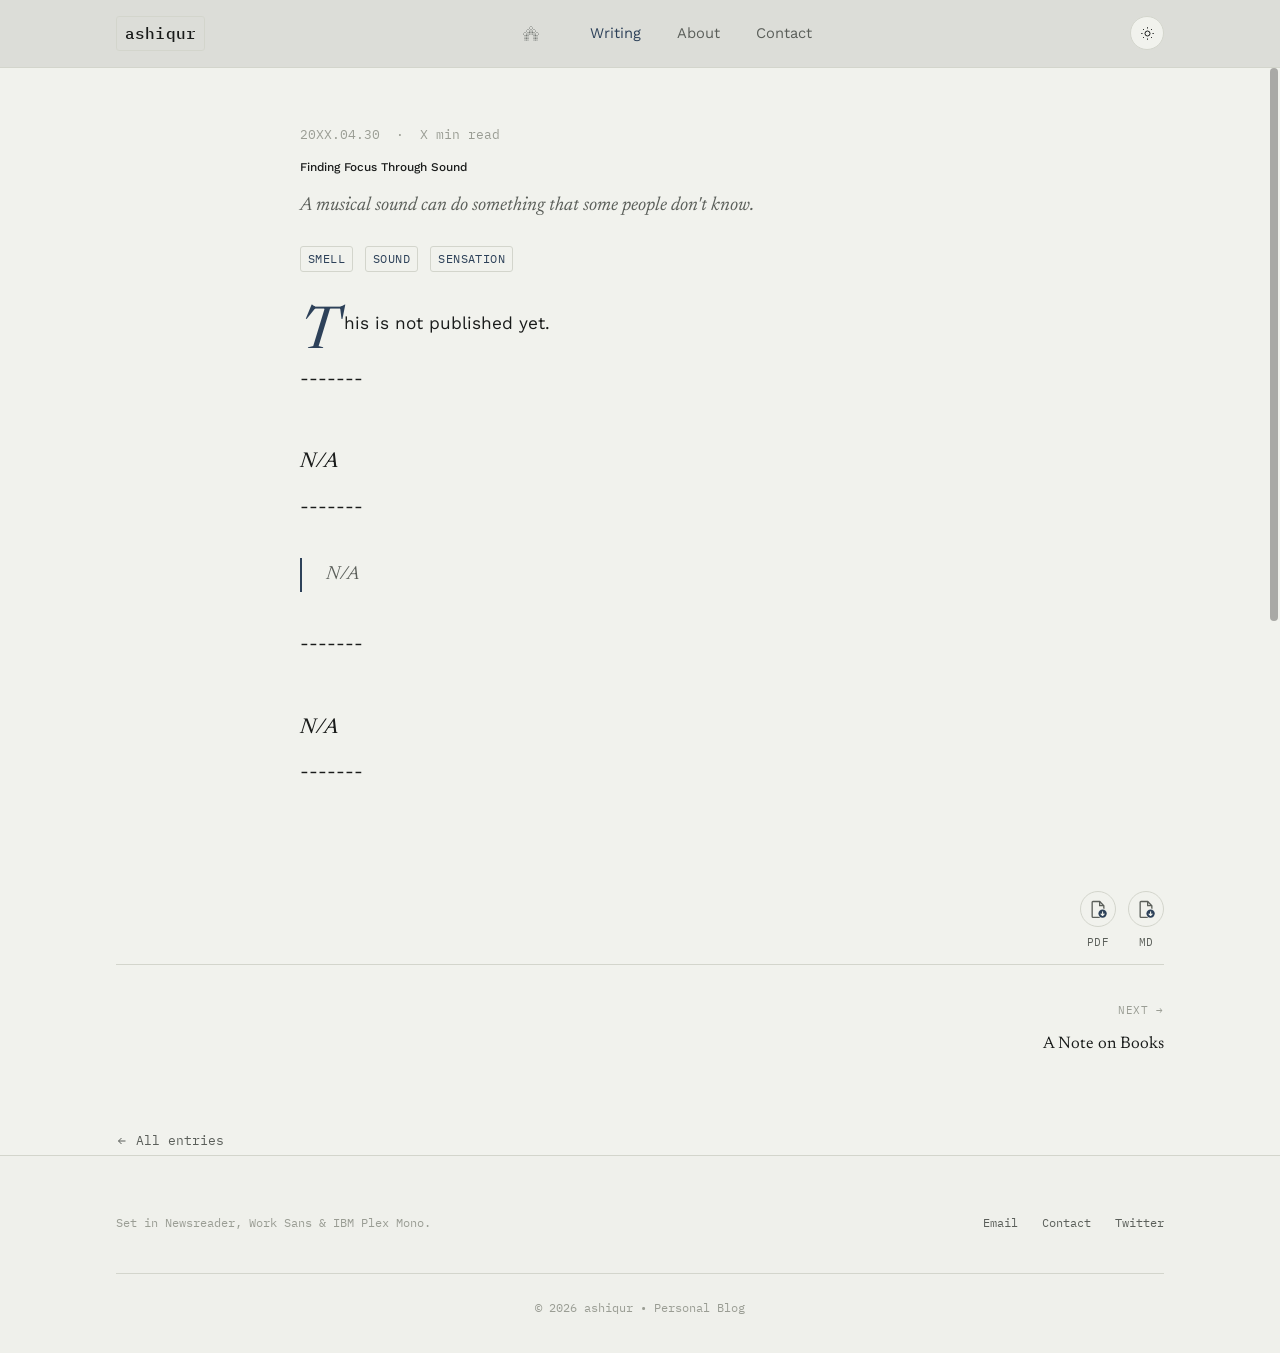
<file: blog/finding-focus-through-sound/index.html>
<!DOCTYPE html>
<html lang="en">
<head>
<meta charset="UTF-8">
<meta name="viewport" content="width=device-width, initial-scale=1.0">
<title>Finding Focus Through Sound - ashiqur</title>
<meta name="description" content="Making a sound Nostalgic.">
<link rel="icon" href="../../favicon.svg" type="image/svg+xml">
<meta name="theme-color" content="#dcddd8">

<meta property="og:type" content="article">
<meta property="og:site_name" content="ashiqur">
<meta property="og:title" content="Finding Focus Through Sound">
<meta property="og:description" content="Making a sound Nostalgic & more.">
<meta property="og:url" content="https://blog.ashiqur.in/blog/finding-focus-through-sound/">
<meta property="og:image" content="https://blog.ashiqur.in/assets/og/blog-finding-focus-through-sound.png">
<meta property="og:image:width" content="1200">
<meta property="og:image:height" content="630">

<meta name="twitter:card" content="summary_large_image">
<meta name="twitter:site" content="@ashiqur_sf">
<meta name="twitter:title" content="Finding Focus Through Sound">
<meta name="twitter:description" content="Making a sound Nostalgic & more.">
<meta name="twitter:image" content="https://blog.ashiqur.in/assets/og/blog-finding-focus-through-sound.png">

<script>
(function(){try{var t=localStorage.getItem('theme');if(!t){t=window.matchMedia('(prefers-color-scheme: dark)').matches?'dark':'light';}document.documentElement.setAttribute('data-theme',t);var m=document.querySelector('meta[name="theme-color"]');if(m){m.setAttribute('content',t==='dark'?'#121417':'#dcddd8');}}catch(e){}})();
</script>
<link rel="preconnect" href="https://fonts.googleapis.com">
<link rel="preconnect" href="https://fonts.gstatic.com" crossorigin>
<link href="https://fonts.googleapis.com/css2?family=Newsreader:ital,opsz,wght@0,6..72,300;0,6..72,400;0,6..72,500;1,6..72,400;1,6..72,500&family=Work+Sans:wght@300;400;500;600;700&family=IBM+Plex+Mono:wght@400;500&display=swap" rel="stylesheet">
<link rel="canonical" href="https://blog.ashiqur.in/finding-focus-through-sound/">
<link rel="stylesheet" href="../../styles.css">
</head>
<body>

<div class="progress-bar"></div>

<header class="site-header">
  <div class="header-inner">
    <a href="../../" class="wordmark" style="border: 1px solid var(--rule); padding: 0.2rem 0.5rem; border-radius: var(--radius); display: inline-block;">
  ashiqur
</a>

<nav class="site-nav">
  <div class="site-nav-inner">
  <a href="../../" class="link-ink home-link" aria-label="Home">
    <svg xmlns="http://www.w3.org/2000/svg" width="16" height="16" viewBox="0 0 32 32" fill="currentColor" style="vertical-align: middle;">
      <path d="M16 6A1 1 0 1016 8 1 1 0 1016 6zM19 9A1 1 0 1019 11 1 1 0 1019 9zM16 9A1 1 0 1016 11 1 1 0 1016 9zM13 9A1 1 0 1013 11 1 1 0 1013 9zM22 12A1 1 0 1022 14 1 1 0 1022 12zM19 12A1 1 0 1019 14 1 1 0 1019 12zM16 12A1 1 0 1016 14 1 1 0 1016 12zM13 12A1 1 0 1013 14 1 1 0 1013 12zM10 12A1 1 0 1010 14 1 1 0 1010 12zM25 15A1 1 0 1025 17 1 1 0 1025 15zM22 15A1 1 0 1022 17 1 1 0 1022 15zM19 15A1 1 0 1019 17 1 1 0 1019 15zM16 15A1 1 0 1016 17 1 1 0 1016 15zM13 15A1 1 0 1013 17 1 1 0 1013 15zM10 15A1 1 0 1010 17 1 1 0 1010 15zM7 15A1 1 0 107 17 1 1 0 107 15zM25 18A1 1 0 1025 20 1 1 0 1025 18zM22 18A1 1 0 1022 20 1 1 0 1022 18zM10 18A1 1 0 1010 20 1 1 0 1010 18zM7 18A1 1 0 107 20 1 1 0 107 18zM4 18A1 1 0 104 20 1 1 0 104 18zM25 21A1 1 0 1025 23 1 1 0 1025 21zM22 21A1 1 0 1022 23 1 1 0 1022 21zM10 21A1 1 0 1010 23 1 1 0 1010 21zM7 21A1 1 0 107 23 1 1 0 107 21zM4 21A1 1 0 104 23 1 1 0 104 21zM25 24A1 1 0 1025 26 1 1 0 1025 24zM28 18A1 1 0 1028 20 1 1 0 1028 18zM16 0A1 1 0 1016 2 1 1 0 1016 0zM19 3A1 1 0 1019 5 1 1 0 1019 3zM13 3A1 1 0 1013 5 1 1 0 1013 3zM22 6A1 1 0 1022 8 1 1 0 1022 6zM10 6A1 1 0 1010 8 1 1 0 1010 6zM25 9A1 1 0 1025 11 1 1 0 1025 9zM7 9A1 1 0 107 11 1 1 0 107 9zM4 12A1 1 0 104 14 1 1 0 104 12zM28 12A1 1 0 1028 14 1 1 0 1028 12zM31 15A1 1 0 1031 17 1 1 0 1031 15zM1 15A1 1 0 101 17 1 1 0 101 15zM28 21A1 1 0 1028 23 1 1 0 1028 21zM28 24A1 1 0 1028 26 1 1 0 1028 24zM22 24A1 1 0 1022 26 1 1 0 1022 24zM10 24A1 1 0 1010 26 1 1 0 1010 24zM7 24A1 1 0 107 26 1 1 0 107 24zM4 24A1 1 0 104 26 1 1 0 104 24zM25 27A1 1 0 1025 29 1 1 0 1025 27zM28 27A1 1 0 1028 29 1 1 0 1028 27zM22 27A1 1 0 1022 29 1 1 0 1022 27zM10 27A1 1 0 1010 29 1 1 0 1010 27zM7 27A1 1 0 107 29 1 1 0 107 27zM4 27A1 1 0 104 29 1 1 0 104 27z"></path>
    </svg>
  </a>
  <a href="../" class="link-ink active">Writing</a>
  <a href="../../about/" class="link-ink">About</a>
  <a href="../../contact/" class="link-ink">Contact</a>
</div>
</nav>
    <div class="header-tools">
      <button class="theme-toggle" aria-label="Toggle dark mode">
        <svg class="icon-sun" viewBox="0 0 24 24" fill="none" stroke="currentColor" stroke-width="1.6"><circle cx="12" cy="12" r="4"/><path d="M12 2v2M12 20v2M4.9 4.9l1.4 1.4M17.7 17.7l1.4 1.4M2 12h2M20 12h2M4.9 19.1l1.4-1.4M17.7 6.3l1.4-1.4"/></svg>
        <svg class="icon-moon" viewBox="0 0 24 24" fill="none" stroke="currentColor" stroke-width="1.6"><path d="M20 14.5A8.5 8.5 0 1 1 9.5 4a7 7 0 0 0 10.5 10.5Z"/></svg>
      </button>
      <button class="nav-toggle" aria-label="Menu"><span></span><span></span><span></span></button>
    </div>
  </div>
</header>

<main>
  <div class="container">

    <article>
      <header class="post-head measure">
        <div class="post-meta">
          <span>20XX.04.30</span>
          <span>·</span>
          <span>X min read</span>
        </div>
        <h1 class="post-title">Finding Focus Through Sound</h1>
        <p class="post-dek">A musical sound can do something that some people don't know.</p>
        <div class="post-tags">
          <span class="tag">SMELL</span>
          <span class="tag">SOUND</span>
          <span class="tag">SENSATION</span>
        </div>
      </header>

      <div class="post-body measure">
        <p>This is not published yet.</p>

        <p>-------</p>

        <h3>N/A</h3>
        <p>-------</p>

        <blockquote>N/A</blockquote>

        <p>-------</p>

        <h3>N/A</h3>
        <p>-------</p>
      </div>

      <nav class="post-nav">
        <div class="post-nav-item next">
          <a href="../a-note-on-books/" class="link-ink">
            <span class="post-nav-label">Next →</span>
            <span class="post-nav-title">A Note on Books</span>
          </a>
        </div>
      </nav>

      <a href="../#entries" class="back-link">
        <svg viewBox="0 0 24 24" fill="none" stroke="currentColor" stroke-width="2"><path d="M19 12H5M11 18l-6-6 6-6"/></svg>
        All entries
      </a>
    </article>

  </div>
</main>

<footer class="site-footer">
  <div class="container">
    <style>
  @media (max-width: 700px) {
    .footer-inner {
      flex-direction: column !important;
      justify-content: center !important;
      text-align: center !important;
    }
    .footer-links {
      justify-content: center !important;
      width: 100% !important;
    }
  }
</style>

<div class="footer-inner">
  <p class="colophon">Set in Newsreader, Work Sans &amp; IBM Plex Mono.</p>
  <div class="footer-links">
    <a href="mailto:email@ashiqur.in">Email</a>
    <a href="../contact/">Contact</a>
    <a href="https://x.com/ashiqur_sf">Twitter</a>
  </div>
  <p class="copyright" style="text-align: center;">© <span id="year"></span> ashiqur • Personal Blog</p>
</div>
  </div>
</footer>

<script src="../../script.js"></script>
</body>
</html>
</file>
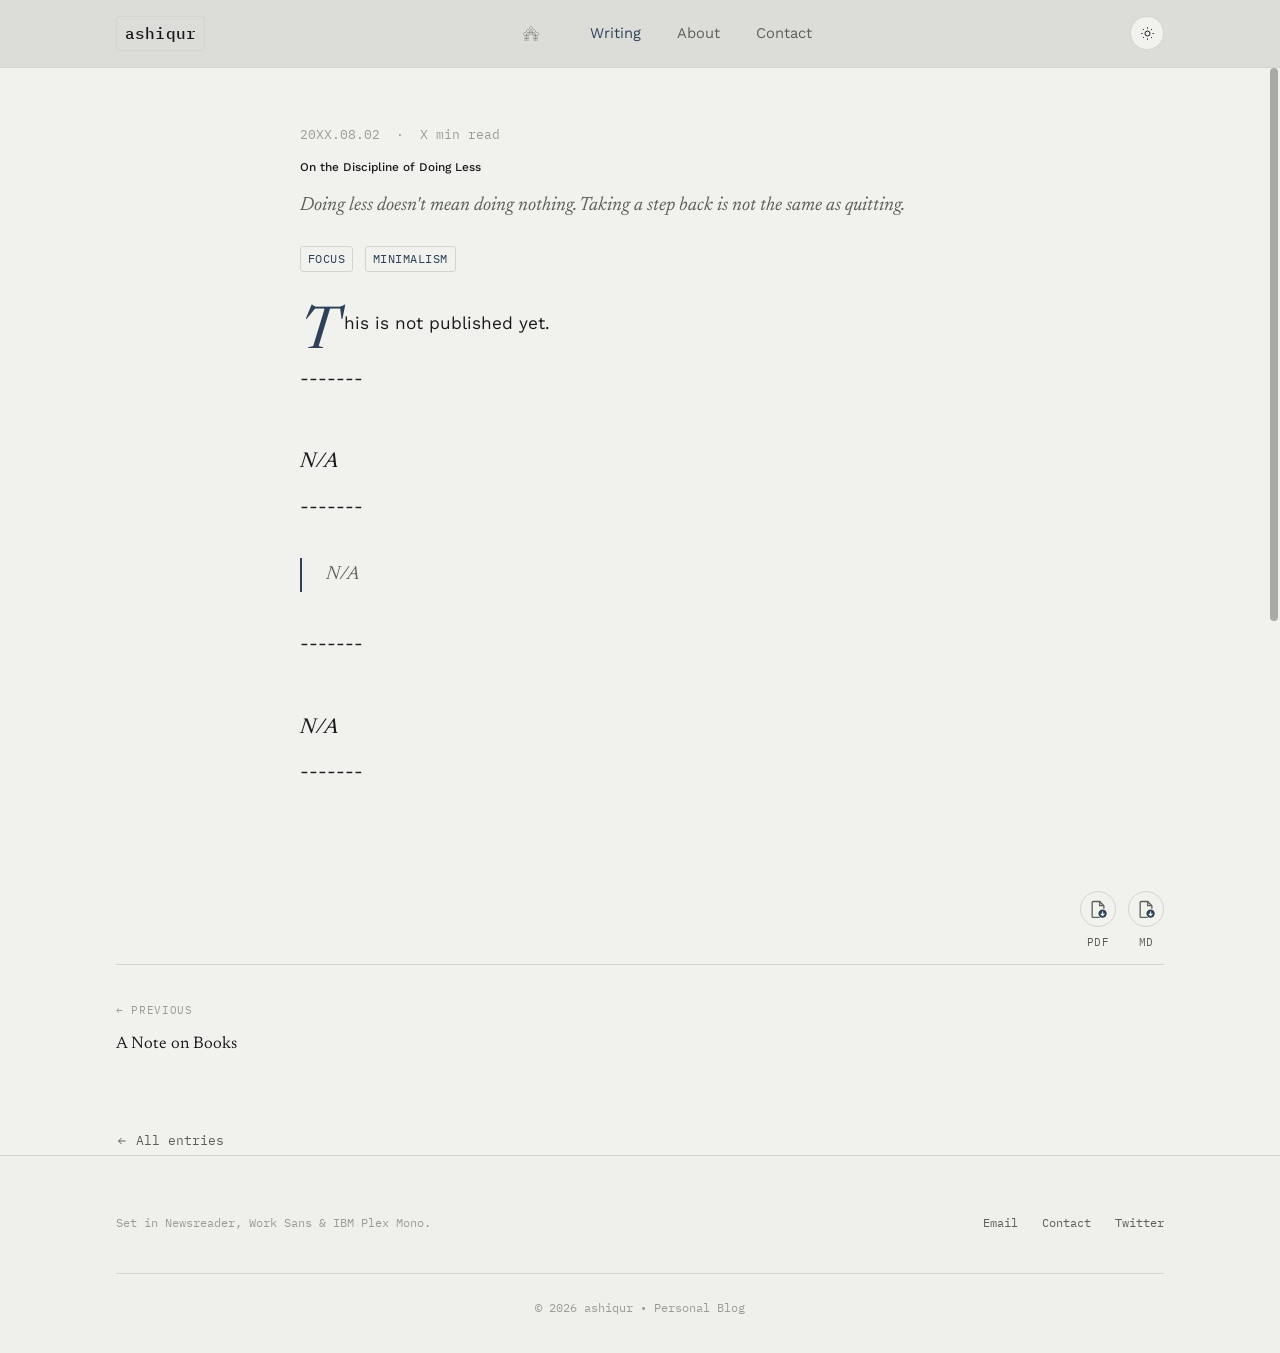
<file: blog/on-the-discipline-of-doing-less/index.html>
<!DOCTYPE html>
<html lang="en">
<head>
<meta charset="UTF-8">
<meta name="viewport" content="width=device-width, initial-scale=1.0">
<title>On the Discipline of Doing Less - ashiqur</title>
<meta name="description" content="Doing less doesn't mean doing nothing.">
<link rel="icon" href="../../favicon.svg" type="image/svg+xml">
<meta name="theme-color" content="#dcddd8">

<meta property="og:type" content="article">
<meta property="og:site_name" content="ashiqur">
<meta property="og:title" content="On the Discipline of Doing Less">
<meta property="og:description" content="Taking a step back is not the same as quitting.">
<meta property="og:url" content="https://blog.ashiqur.in/blog/on-the-discipline-of-doing-less/">
<meta property="og:image" content="https://blog.ashiqur.in/assets/og/blog-on-the-discipline-of-doing-less.png">
<meta property="og:image:width" content="1200">
<meta property="og:image:height" content="630">

<meta name="twitter:card" content="summary_large_image">
<meta name="twitter:site" content="@ashiqur_sf">
<meta name="twitter:title" content="On the Discipline of Doing Less">
<meta name="twitter:description" content="Taking a step back is not the same as quitting.">
<meta name="twitter:image" content="https://blog.ashiqur.in/assets/og/blog-on-the-discipline-of-doing-less.png">

<script>
(function(){try{var t=localStorage.getItem('theme');if(!t){t=window.matchMedia('(prefers-color-scheme: dark)').matches?'dark':'light';}document.documentElement.setAttribute('data-theme',t);var m=document.querySelector('meta[name="theme-color"]');if(m){m.setAttribute('content',t==='dark'?'#121417':'#dcddd8');}}catch(e){}})();
</script>
<link rel="preconnect" href="https://fonts.googleapis.com">
<link rel="preconnect" href="https://fonts.gstatic.com" crossorigin>
<link href="https://fonts.googleapis.com/css2?family=Newsreader:ital,opsz,wght@0,6..72,300;0,6..72,400;0,6..72,500;1,6..72,400;1,6..72,500&family=Work+Sans:wght@300;400;500;600;700&family=IBM+Plex+Mono:wght@400;500&display=swap" rel="stylesheet">
<link rel="canonical" href="https://blog.ashiqur.in/blog/on-the-discipline-of-doing-less/">
<link rel="stylesheet" href="../../styles.css">
</head>
<body>

<div class="progress-bar"></div>

<header class="site-header">
  <div class="header-inner">
    <a href="../../" class="wordmark" style="border: 1px solid var(--rule); padding: 0.2rem 0.5rem; border-radius: var(--radius); display: inline-block;">
  ashiqur
</a>

<nav class="site-nav">
  <div class="site-nav-inner">
  <a href="../../" class="link-ink home-link" aria-label="Home">
    <svg xmlns="http://www.w3.org/2000/svg" width="16" height="16" viewBox="0 0 32 32" fill="currentColor" style="vertical-align: middle;">
      <path d="M16 6A1 1 0 1016 8 1 1 0 1016 6zM19 9A1 1 0 1019 11 1 1 0 1019 9zM16 9A1 1 0 1016 11 1 1 0 1016 9zM13 9A1 1 0 1013 11 1 1 0 1013 9zM22 12A1 1 0 1022 14 1 1 0 1022 12zM19 12A1 1 0 1019 14 1 1 0 1019 12zM16 12A1 1 0 1016 14 1 1 0 1016 12zM13 12A1 1 0 1013 14 1 1 0 1013 12zM10 12A1 1 0 1010 14 1 1 0 1010 12zM25 15A1 1 0 1025 17 1 1 0 1025 15zM22 15A1 1 0 1022 17 1 1 0 1022 15zM19 15A1 1 0 1019 17 1 1 0 1019 15zM16 15A1 1 0 1016 17 1 1 0 1016 15zM13 15A1 1 0 1013 17 1 1 0 1013 15zM10 15A1 1 0 1010 17 1 1 0 1010 15zM7 15A1 1 0 107 17 1 1 0 107 15zM25 18A1 1 0 1025 20 1 1 0 1025 18zM22 18A1 1 0 1022 20 1 1 0 1022 18zM10 18A1 1 0 1010 20 1 1 0 1010 18zM7 18A1 1 0 107 20 1 1 0 107 18zM4 18A1 1 0 104 20 1 1 0 104 18zM25 21A1 1 0 1025 23 1 1 0 1025 21zM22 21A1 1 0 1022 23 1 1 0 1022 21zM10 21A1 1 0 1010 23 1 1 0 1010 21zM7 21A1 1 0 107 23 1 1 0 107 21zM4 21A1 1 0 104 23 1 1 0 104 21zM25 24A1 1 0 1025 26 1 1 0 1025 24zM28 18A1 1 0 1028 20 1 1 0 1028 18zM16 0A1 1 0 1016 2 1 1 0 1016 0zM19 3A1 1 0 1019 5 1 1 0 1019 3zM13 3A1 1 0 1013 5 1 1 0 1013 3zM22 6A1 1 0 1022 8 1 1 0 1022 6zM10 6A1 1 0 1010 8 1 1 0 1010 6zM25 9A1 1 0 1025 11 1 1 0 1025 9zM7 9A1 1 0 107 11 1 1 0 107 9zM4 12A1 1 0 104 14 1 1 0 104 12zM28 12A1 1 0 1028 14 1 1 0 1028 12zM31 15A1 1 0 1031 17 1 1 0 1031 15zM1 15A1 1 0 101 17 1 1 0 101 15zM28 21A1 1 0 1028 23 1 1 0 1028 21zM28 24A1 1 0 1028 26 1 1 0 1028 24zM22 24A1 1 0 1022 26 1 1 0 1022 24zM10 24A1 1 0 1010 26 1 1 0 1010 24zM7 24A1 1 0 107 26 1 1 0 107 24zM4 24A1 1 0 104 26 1 1 0 104 24zM25 27A1 1 0 1025 29 1 1 0 1025 27zM28 27A1 1 0 1028 29 1 1 0 1028 27zM22 27A1 1 0 1022 29 1 1 0 1022 27zM10 27A1 1 0 1010 29 1 1 0 1010 27zM7 27A1 1 0 107 29 1 1 0 107 27zM4 27A1 1 0 104 29 1 1 0 104 27z"></path>
    </svg>
  </a>
  <a href="../" class="link-ink active">Writing</a>
  <a href="../../about/" class="link-ink">About</a>
  <a href="../../contact/" class="link-ink">Contact</a>
</div>
</nav>
    <div class="header-tools">
      <button class="theme-toggle" aria-label="Toggle dark mode">
        <svg class="icon-sun" viewBox="0 0 24 24" fill="none" stroke="currentColor" stroke-width="1.6"><circle cx="12" cy="12" r="4"/><path d="M12 2v2M12 20v2M4.9 4.9l1.4 1.4M17.7 17.7l1.4 1.4M2 12h2M20 12h2M4.9 19.1l1.4-1.4M17.7 6.3l1.4-1.4"/></svg>
        <svg class="icon-moon" viewBox="0 0 24 24" fill="none" stroke="currentColor" stroke-width="1.6"><path d="M20 14.5A8.5 8.5 0 1 1 9.5 4a7 7 0 0 0 10.5 10.5Z"/></svg>
      </button>
      <button class="nav-toggle" aria-label="Menu"><span></span><span></span><span></span></button>
    </div>
  </div>
</header>

<main>
  <div class="container">

    <article>
      <header class="post-head measure">
        <div class="post-meta">
          <span>20XX.08.02</span>
          <span>·</span>
          <span>X min read</span>
        </div>
        <h1 class="post-title">On the Discipline of Doing Less</h1>
        <p class="post-dek">Doing less doesn't mean doing nothing. Taking a step back is not the same as quitting.</p>
        <div class="post-tags">
          <span class="tag">FOCUS</span>
          <span class="tag">MINIMALISM</span>
        </div>
      </header>

      <div class="post-body measure">
        <p>This is not published yet.</p>

        <p>-------</p>

        <h3>N/A</h3>
        <p>-------</p>

        <blockquote>N/A</blockquote>

        <p>-------</p>

        <h3>N/A</h3>
        <p>-------</p>
      </div>

      <nav class="post-nav">
        <div class="post-nav-item prev">
          <a href="../a-note-on-books/" class="link-ink">
            <span class="post-nav-label">← Previous</span>
            <span class="post-nav-title">A Note on Books</span>
          </a>
        </div>
      </nav>

      <a href="../#entries" class="back-link">
        <svg viewBox="0 0 24 24" fill="none" stroke="currentColor" stroke-width="2"><path d="M19 12H5M11 18l-6-6 6-6"/></svg>
        All entries
      </a>
    </article>

  </div>
</main>

<footer class="site-footer">
  <div class="container">
    <style>
  @media (max-width: 700px) {
    .footer-inner {
      flex-direction: column !important;
      justify-content: center !important;
      text-align: center !important;
    }
    .footer-links {
      justify-content: center !important;
      width: 100% !important;
    }
  }
</style>

<div class="footer-inner">
  <p class="colophon">Set in Newsreader, Work Sans &amp; IBM Plex Mono.</p>
  <div class="footer-links">
    <a href="mailto:email@ashiqur.in">Email</a>
    <a href="../contact/">Contact</a>
    <a href="https://x.com/ashiqur_sf">Twitter</a>
  </div>
  <p class="copyright" style="text-align: center;">© <span id="year"></span> ashiqur • Personal Blog</p>
</div>
  </div>
</footer>

<script src="../../script.js"></script>
</body>
</html>
</file>
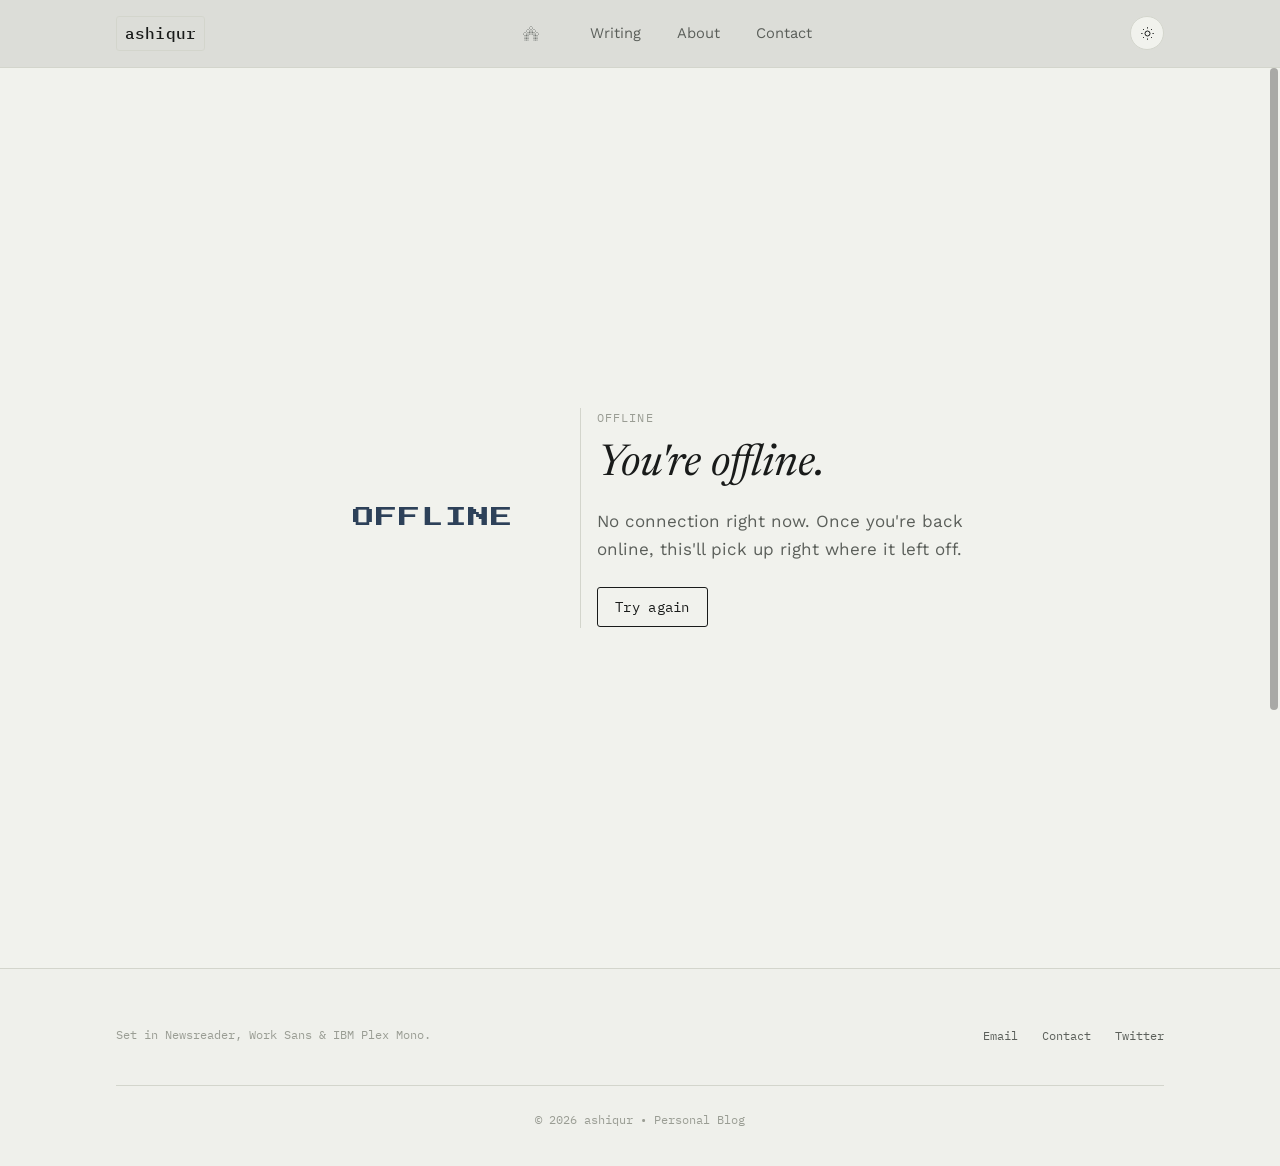
<file: offline.html>
<!DOCTYPE html>
<html lang="en">
<head>
<meta charset="UTF-8">
<meta name="viewport" content="width=device-width, initial-scale=1.0">
<title>You're offline - ashiqur</title>
<meta name="description" content="You're offline right now. Reconnect to keep exploring Ashiqur Rahman's site.">
<meta name="robots" content="noindex">
<link rel="icon" href="https://blog.ashiqur.in/favicon.svg" type="image/svg+xml">
<meta name="theme-color" content="#dcddd8">

<script>
(function(){try{var t=localStorage.getItem('theme');if(!t){t=window.matchMedia('(prefers-color-scheme: dark)').matches?'dark':'light';}document.documentElement.setAttribute('data-theme',t);var m=document.querySelector('meta[name="theme-color"]');if(m){m.setAttribute('content',t==='dark'?'#121417':'#dcddd8');}}catch(e){}})();
</script>
<link rel="preconnect" href="https://fonts.googleapis.com">
<link rel="preconnect" href="https://fonts.gstatic.com" crossorigin>
<link href="https://fonts.googleapis.com/css2?family=Newsreader:ital,opsz,wght@0,6..72,300;0,6..72,400;0,6..72,500;1,6..72,400;1,6..72,500&family=Work+Sans:wght@300;400;500;600;700&family=IBM+Plex+Mono:wght@400;500&family=Press+Start+2P&display=block" rel="stylesheet">
<style>
  /* ==========================================================
     Inlined from styles.css - only the rules 404.html actually
     uses (root tokens, reset/base, .container, .eyebrow, .btn,
     header/footer chrome, the floating scrollbar, and the
     pixel-portrait classes).
     ========================================================== */
  :root {
    --paper:       #f1f2ed;
    --paper-alt:   #e7e9e1;
    --ink:         #191b1a;
    --ink-soft:    #5b5f5a;
    --ink-faint:   #9a9d94;
    --accent:      #2d4159;
    --accent-soft: #7c93a6;
    --rule:        #d3d5cc;
    --radius: 3px;

    --font-display: "Newsreader", Georgia, serif;
    --font-body: "Work Sans", -apple-system, BlinkMacSystemFont, sans-serif;
    --font-mono: "IBM Plex Mono", "SFMono-Regular", Menlo, monospace;
    --font-pixel: "Press Start 2P", var(--font-mono), monospace;

    --space-1: .25rem; --space-2: .5rem;  --space-3: .75rem; --space-4: 1rem;
    --space-5: 1.5rem; --space-6: 2.25rem; --space-7: 3.5rem; --space-8: 5rem;
    --space-9: 7rem;   --space-10: 9rem;

    --wide: 1120px;

    color-scheme: light;
  }

  [data-theme="dark"] {
    --paper:       #14161a;
    --paper-alt:   #1b1e22;
    --ink:         #ecede7;
    --ink-soft:    #9a9d96;
    --ink-faint:   #666a63;
    --accent:      #8fadcb;
    --accent-soft: #5c7185;
    --rule:        #2a2d31;
    color-scheme: dark;
  }

  /* ---------- reset & base ---------- */
  * { box-sizing: border-box; }
  html {
    scroll-behavior: smooth;
    /* stops the browser's own native pull-to-refresh reload at the top
       of the page — the .refresh-bar below (see script section further
       down) replaces it with a tap-to-confirm button instead. `contain`
       isn't enough on Chrome/Android to block the native gesture; `none`
       is what actually does it — set on body too, since some WebViews
       check body's value instead of html's. */
    overscroll-behavior-y: none;
  }

  @media (prefers-reduced-motion: reduce) {
    html { scroll-behavior: auto; }
    *, *::before, *::after {
      animation-duration: .01ms !important;
      animation-iteration-count: 1 !important;
      transition-duration: .01ms !important;
      scroll-behavior: auto !important;
    }
  }

  body {
    margin: 0;
    overscroll-behavior-y: none;
    background: var(--paper);
    color: var(--ink);
    font-family: var(--font-body);
    font-size: 17px;
    line-height: 1.65;
    -webkit-font-smoothing: antialiased;
    -moz-osx-font-smoothing: grayscale;
    transition: background .35s ease, color .35s ease;
  }

  h1, h2, h3, h4 {
    font-family: var(--font-display);
    font-weight: 500;
    line-height: 1.15;
    margin: 0 0 var(--space-4);
    color: var(--ink);
  }

  p { margin: 0 0 var(--space-4); }

  a {
    color: inherit;
    text-decoration: none;
  }

  img { max-width: 100%; display: block; }

  ::selection { background: var(--accent); color: var(--paper); }

  :focus-visible {
    outline: 2px solid var(--accent);
    outline-offset: 3px;
    border-radius: 2px;
  }

  button {
    font-family: inherit;
    background: none;
    border: none;
    cursor: pointer;
    color: inherit;
  }

  * {
    -webkit-tap-highlight-color: transparent;
  }

  /* ---------- layout ---------- */
  .container {
    max-width: var(--wide);
    margin: 0 auto;
    padding: 0 var(--space-6);
  }
  @media (max-width: 640px) {
    .container { padding: 0 var(--space-5); }
  }

  .eyebrow {
    font-family: var(--font-mono);
    font-size: .74rem;
    letter-spacing: .1em;
    text-transform: uppercase;
    color: var(--ink-faint);
    margin: 0 0 var(--space-3);
    display: block;
  }

  /* ---------- button ---------- */
  .btn {
    display: inline-flex;
    align-items: center;
    gap: var(--space-2);
    font-family: var(--font-mono);
    font-size: .85rem;
    letter-spacing: .02em;
    padding: .75em 1.3em;
    border: 1px solid var(--ink);
    border-radius: var(--radius);
    transition: background .2s ease, color .2s ease, border-color .2s ease;
  }
  .btn:hover { background: var(--ink); color: var(--paper); }
  [data-theme="dark"] .btn:hover { background: var(--ink); color: var(--paper); }

  /* ---------- link styles ---------- */
  .link-ink {
    background-image: linear-gradient(var(--accent), var(--accent));
    background-repeat: no-repeat;
    background-position: left bottom;
    background-size: 0% 1px;
    transition: background-size .28s ease;
    padding-bottom: 1px;
  }
  .link-ink:hover, .link-ink:focus-visible { background-size: 100% 1px; }

  /* ---------- header ---------- */
  .site-header {
    position: sticky;
    top: 0;
    z-index: 50;
    background: color-mix(in srgb, color-mix(in srgb, var(--paper) 90%, black) 88%, transparent);
    backdrop-filter: blur(8px);
    border-bottom: 1px solid var(--rule);
  }
  .header-inner {
    max-width: var(--wide);
    margin: 0 auto;
    padding: var(--space-4) var(--space-6);
    display: flex;
    align-items: center;
    justify-content: space-between;
    gap: var(--space-5);
  }
  .wordmark {
    font-family: var(--font-mono);
    font-weight: 500;
    font-size: 1rem;
    letter-spacing: .01em;
    color: var(--ink);
  }
  .site-nav {
    display: flex;
    align-items: center;
    gap: var(--space-6);
  }
  .site-nav-inner {
    display: flex;
    align-items: center;
    gap: var(--space-6);
  }
  .site-nav a {
    font-size: .92rem;
    color: var(--ink-soft);
  }
  .site-nav a:hover, .site-nav a.active { color: var(--ink); }
  .site-nav a.active { color: var(--accent); }
  .home-link {
    padding-left: 0 !important;
    padding-right: 0 !important;
    margin-right: 15px;
  }
  .header-tools {
    display: flex;
    align-items: center;
    gap: var(--space-3);
  }
  .theme-toggle {
    width: 34px; height: 34px;
    background: var(--paper);
    border: 1px solid var(--rule);
    border-radius: 50%;
    display: flex; align-items: center; justify-content: center;
    transition: background .2s ease, border-color .2s ease;
  }
  .theme-toggle:hover { border-color: var(--accent); }
  .theme-toggle svg { width: 15px; height: 15px; }
  .theme-toggle .icon-moon { display: none; }
  [data-theme="dark"] .theme-toggle .icon-sun { display: none; }
  [data-theme="dark"] .theme-toggle .icon-moon { display: block; }
  .nav-toggle {
    display: none;
    width: 34px; height: 34px;
    background: var(--paper);
    border-radius: 50%;
    flex-direction: column;
    align-items: center;
    justify-content: center;
    gap: 4px;
    transition: background .2s ease;
  }
  .nav-toggle span {
    width: 18px; height: 1px;
    background: var(--ink);
    transition: transform .25s ease, opacity .25s ease;
  }
  body.nav-open .nav-toggle span:nth-child(1) { transform: translateY(5px) rotate(45deg); }
  body.nav-open .nav-toggle span:nth-child(2) { opacity: 0; }
  body.nav-open .nav-toggle span:nth-child(3) { transform: translateY(-5px) rotate(-45deg); }

  @media (max-width: 700px) {
    .header-inner {
      flex-wrap: wrap;
      row-gap: 0;
      padding-bottom: 0;
    }
    .wordmark { order: 1; }
    .header-tools { order: 2; }
    .site-nav {
      order: 3;
      flex-basis: 100%;
      align-items: start;
      min-height: 0;
      display: grid;
      grid-template-rows: 0fr;
      overflow: hidden;
      transition: grid-template-rows 0.35s linear, visibility 0s linear 0.35s;
      visibility: hidden;
    }
    body.nav-open .site-nav {
      grid-template-rows: 1fr;
      visibility: visible;
      transition: grid-template-rows 0.35s linear, visibility 0s linear 0s;
    }
    .site-nav-inner {
      min-height: 0;
      overflow: hidden;
      display: flex;
      flex-direction: column;
      align-items: flex-start;
      gap: var(--space-4);
      padding-bottom: var(--space-4);
    }
    .site-nav-inner a:first-child { margin-top: var(--space-4); }
    .nav-toggle { display: flex; }
  }

  /* ---------- footer ---------- */
  .site-footer {
    border-top: 1px solid var(--rule);
    padding: var(--space-7) 0 var(--space-6);
    background: color-mix(in srgb, var(--paper) 99%, black);
  }
  .footer-inner {
    display: flex;
    flex-wrap: wrap;
    gap: var(--space-4);
    justify-content: space-between;
    align-items: center;
  }
  .colophon {
    font-family: var(--font-mono);
    font-size: .76rem;
    color: var(--ink-faint);
    margin: 0;
  }
  .footer-links {
    display: flex;
    gap: var(--space-5);
    flex-wrap: wrap;
  }
  .footer-links a {
    font-family: var(--font-mono);
    font-size: .78rem;
    color: var(--ink-soft);
  }
  .footer-links a:hover { color: var(--accent); }
  .copyright {
    font-family: var(--font-mono);
    font-size: .74rem;
    color: var(--ink-faint);
    width: 100%;
    margin: var(--space-5) 0 0;
    padding-top: var(--space-5);
    border-top: 1px solid var(--rule);
  }
  @media (max-width: 700px) {
    .footer-inner {
      flex-direction: column;
      justify-content: center;
      text-align: center;
    }
    .footer-links {
      justify-content: center;
      width: 100%;
    }
  }

  /* ---------- pull-to-refresh bar ----------
     Built by the script below. Positioned just under .site-header (its
     "top" is read from the header's live height in JS). Hidden above
     the viewport by default and slid into view once a pull-down gesture
     at the top of the page crosses the drag threshold. */
  .refresh-bar {
    position: fixed;
    left: 0;
    right: 0;
    z-index: 40;
    display: flex;
    justify-content: center;
    transform: translateY(-130%);
    transition: transform .28s ease, top .28s ease;
    pointer-events: none;
  }
  .refresh-bar.is-visible {
    transform: translateY(0);
    pointer-events: auto;
  }
  .refresh-bar-btn {
    display: inline-flex;
    align-items: center;
    gap: var(--space-2);
    font-family: var(--font-mono);
    font-size: .78rem;
    letter-spacing: .02em;
    color: var(--ink);
    background: var(--paper);
    border: 1px solid var(--rule);
    border-radius: var(--radius);
    padding: .5em 1em;
    margin-top: var(--space-3);
    box-shadow: 0 4px 12px color-mix(in srgb, var(--ink) 14%, transparent);
    transition: border-color .2s ease, background .2s ease;
  }
  .refresh-bar-btn:hover, .refresh-bar-btn:focus-visible {
    border-color: var(--accent);
  }
  .refresh-bar-btn svg {
    width: 14px;
    height: 14px;
    flex: none;
    transition: transform .2s ease;
  }
  .refresh-bar.is-loading .refresh-bar-btn svg {
    animation: refresh-bar-spin .7s linear infinite;
  }
  @keyframes refresh-bar-spin {
    to { transform: rotate(360deg); }
  }

  /* ---------- floating scrollbar ---------- */
  @media (pointer: fine) {
    html {
      -ms-overflow-style: none; /* IE and Edge */
      scrollbar-width: none; /* Firefox */
    }
    ::-webkit-scrollbar {
      display: none; /* Chrome, Safari, Opera */
    }

    .custom-scrollbar-track {
      position: fixed;
      top: 0;
      right: 0;
      width: 40px;
      height: 100vh;
      z-index: 9999;
      pointer-events: none;
    }

    .custom-scrollbar-thumb {
      position: absolute;
      top: 0;
      right: 2px;
      width: 8px;
      border-radius: 10px;
      background-color: color-mix(in srgb, var(--paper) 70%, black);
      opacity: 0;
      transition: opacity 0.3s ease, background-color 0.2s ease;
      pointer-events: auto;
      cursor: grab;
    }

    .custom-scrollbar-thumb:active {
      cursor: grabbing;
      background-color: color-mix(in srgb, var(--paper) 50%, black);
    }

    .custom-scrollbar-track.is-visible .custom-scrollbar-thumb {
      opacity: 1;
    }
  }

  /* ---------- pixel portrait ---------- */
  .avatar-pixel-wrap {
    margin: var(--space-3) auto 0;
    display: flex;
    flex-direction: column;
    align-items: center;
    gap: var(--space-3);
    text-align: center;
  }
  .avatar-pixel {
    width: clamp(120px, 24vw, 260px);
    height: clamp(120px, 24vw, 260px);
    aspect-ratio: 1 / 1;
    background: transparent;
  }
  .pixel-canvas {
    display: block;
    width: 100%;
    height: 100%;
    /* blow the small canvas up as crisp blocky squares, not a blur */
    image-rendering: pixelated;
    image-rendering: -moz-crisp-edges;
  }

  /* ---------- pixel portrait: error fallback ---------- */
  .avatar-pixel.is-error {
    display: flex;
    align-items: center;
    justify-content: center;
  }
  .pixel-error {
    font-family: var(--font-pixel);
    font-size: clamp(0.85rem, 3vw, 1.35rem);
    line-height: 1.6;
    letter-spacing: .05em;
    color: var(--accent);
    text-align: center;
  }

  /* ---------- 404 page (scoped to this file only) ---------- */
  .not-found {
    display: flex;
    align-items: center;
    justify-content: center;
    gap: var(--space-4);
    min-height: 100vh;  /* fallback for browsers without svh support */
    /* svh (small viewport height), not dvh: dvh keeps recalculating live
       as the address bar hides/shows while scrolling, so a box sized
       with it visibly resizes on every frame of that transition — the
       "glitch" on mobile. svh is pinned to the viewport size with the
       address bar shown, so it never changes mid-scroll. */
    min-height: 100svh;
    padding: var(--space-6) 0;
  }
  /* the shared .avatar-pixel-wrap rule above sets left/right
     margin: auto for its normal single-column context — inside this
     flex row that auto margin eats the free space unevenly, pushing
     the avatar away from the divider. Zero it out here so the flex
     "gap" above is the only spacing at play. */
  .not-found .avatar-pixel-wrap {
    margin: 0;
  }
  .not-found-divider {
    /* a fixed height + the row's own align-items:center is what
       actually centers this line — align-self:stretch instead pins
       it to the top of the row once max-height caps its length. */
    height: 220px;
    width: 1px;
    background: var(--rule);
  }
  .not-found-message {
    display: flex;
    flex-direction: column;
    align-items: flex-start;
    text-align: left;
    max-width: 380px;
  }
  .not-found-title {
    font-size: clamp(2rem, 4.5vw, 2.75rem);
    font-style: italic;
    font-weight: 400;
  }
  .not-found-text {
    color: var(--ink-soft);
    margin-bottom: var(--space-5);
  }
  @media (max-width: 640px) {
    .not-found {
      flex-direction: column;
      justify-content: center;
      align-items: center;
      gap: var(--space-3);
      min-height: 100vh;  /* fallback for browsers without svh support */
      min-height: 100svh; /* see note on the base .not-found rule above */
      padding: var(--space-4) 0;
      transform: translateY(-3%);
    }
    .not-found-divider {
      display: none;
    }
    .not-found-message {
      align-items: center;
      text-align: center;
      max-width: 240px;
    }
    .avatar-pixel {
      width: clamp(60px, 20vw, 100px);
      height: clamp(60px, 20vw, 100px);
    }
    .not-found-title {
      font-size: clamp(1rem, 5vw, 1.3rem);
      margin-bottom: var(--space-2);
    }
    .not-found-text {
      font-size: .74rem;
      margin-bottom: var(--space-3);
    }
    .btn {
      font-size: .64rem;
      padding: .5em 0.9em;
    }
    .eyebrow {
      font-size: .56rem;
      margin-bottom: var(--space-2);
    }
  }
  @media (max-width: 380px) {
    .avatar-pixel {
      width: clamp(52px, 18vw, 80px);
      height: clamp(52px, 18vw, 80px);
    }
    .not-found-title {
      font-size: clamp(.9rem, 5.5vw, 1.1rem);
    }
    .not-found-text {
      font-size: .7rem;
    }
  }
  /* ---------- page reveal ---------- */
  /* Hidden by default and faded in once JS confirms fonts + the
     avatar image are both settled — see the "page reveal" script
     below. Without this, fonts/avatar arrive at slightly different
     times and the page paints itself piecemeal. The noscript rule
     right after this is the fallback for when JS doesn't run at all. */
  main {
    opacity: 0;
    transition: opacity .4s ease;
  }
  main.is-ready {
    opacity: 1;
  }
</style>
<noscript><style>main { opacity: 1; }</style></noscript>
</head>
<body>

<header class="site-header">
  <div class="header-inner">
    <a href="https://blog.ashiqur.in/" class="wordmark" style="border: 1px solid var(--rule); padding: 0.2rem 0.5rem; border-radius: var(--radius); display: inline-block;">
      ashiqur
    </a>

    <nav class="site-nav">
      <div class="site-nav-inner">
        <a href="https://blog.ashiqur.in/" class="link-ink home-link" aria-label="Home">
          <svg xmlns="http://www.w3.org/2000/svg" width="16" height="16" viewBox="0 0 32 32" fill="currentColor" style="vertical-align: middle;">
            <path d="M16 6A1 1 0 1016 8 1 1 0 1016 6zM19 9A1 1 0 1019 11 1 1 0 1019 9zM16 9A1 1 0 1016 11 1 1 0 1016 9zM13 9A1 1 0 1013 11 1 1 0 1013 9zM22 12A1 1 0 1022 14 1 1 0 1022 12zM19 12A1 1 0 1019 14 1 1 0 1019 12zM16 12A1 1 0 1016 14 1 1 0 1016 12zM13 12A1 1 0 1013 14 1 1 0 1013 12zM10 12A1 1 0 1010 14 1 1 0 1010 12zM25 15A1 1 0 1025 17 1 1 0 1025 15zM22 15A1 1 0 1022 17 1 1 0 1022 15zM19 15A1 1 0 1019 17 1 1 0 1019 15zM16 15A1 1 0 1016 17 1 1 0 1016 15zM13 15A1 1 0 1013 17 1 1 0 1013 15zM10 15A1 1 0 1010 17 1 1 0 1010 15zM7 15A1 1 0 107 17 1 1 0 107 15zM25 18A1 1 0 1025 20 1 1 0 1025 18zM22 18A1 1 0 1022 20 1 1 0 1022 18zM10 18A1 1 0 1010 20 1 1 0 1010 18zM7 18A1 1 0 107 20 1 1 0 107 18zM4 18A1 1 0 104 20 1 1 0 104 18zM25 21A1 1 0 1025 23 1 1 0 1025 21zM22 21A1 1 0 1022 23 1 1 0 1022 21zM10 21A1 1 0 1010 23 1 1 0 1010 21zM7 21A1 1 0 107 23 1 1 0 107 21zM4 21A1 1 0 104 23 1 1 0 104 21zM25 24A1 1 0 1025 26 1 1 0 1025 24zM28 18A1 1 0 1028 20 1 1 0 1028 18zM16 0A1 1 0 1016 2 1 1 0 1016 0zM19 3A1 1 0 1019 5 1 1 0 1019 3zM13 3A1 1 0 1013 5 1 1 0 1013 3zM22 6A1 1 0 1022 8 1 1 0 1022 6zM10 6A1 1 0 1010 8 1 1 0 1010 6zM25 9A1 1 0 1025 11 1 1 0 1025 9zM7 9A1 1 0 107 11 1 1 0 107 9zM4 12A1 1 0 104 14 1 1 0 104 12zM28 12A1 1 0 1028 14 1 1 0 1028 12zM31 15A1 1 0 1031 17 1 1 0 1031 15zM1 15A1 1 0 101 17 1 1 0 101 15zM28 21A1 1 0 1028 23 1 1 0 1028 21zM28 24A1 1 0 1028 26 1 1 0 1028 24zM22 24A1 1 0 1022 26 1 1 0 1022 24zM10 24A1 1 0 1010 26 1 1 0 1010 24zM7 24A1 1 0 107 26 1 1 0 107 24zM4 24A1 1 0 104 26 1 1 0 104 24zM25 27A1 1 0 1025 29 1 1 0 1025 27zM28 27A1 1 0 1028 29 1 1 0 1028 27zM22 27A1 1 0 1022 29 1 1 0 1022 27zM10 27A1 1 0 1010 29 1 1 0 1010 27zM7 27A1 1 0 107 29 1 1 0 107 27zM4 27A1 1 0 104 29 1 1 0 104 27z"></path>
          </svg>
        </a>
        <a href="https://blog.ashiqur.in/blog/" class="link-ink">Writing</a>
        <a href="https://blog.ashiqur.in/about/" class="link-ink">About</a>
        <a href="https://blog.ashiqur.in/contact/" class="link-ink">Contact</a>
      </div>
    </nav>
    <div class="header-tools">
      <button class="theme-toggle" aria-label="Toggle dark mode">
        <svg class="icon-sun" viewBox="0 0 24 24" fill="none" stroke="currentColor" stroke-width="1.6"><circle cx="12" cy="12" r="4"/><path d="M12 2v2M12 20v2M4.9 4.9l1.4 1.4M17.7 17.7l1.4 1.4M2 12h2M20 12h2M4.9 19.1l1.4-1.4M17.7 6.3l1.4-1.4"/></svg>
        <svg class="icon-moon" viewBox="0 0 24 24" fill="none" stroke="currentColor" stroke-width="1.6"><path d="M20 14.5A8.5 8.5 0 1 1 9.5 4a7 7 0 0 0 10.5 10.5Z"/></svg>
      </button>
      <button class="nav-toggle" aria-label="Menu"><span></span><span></span><span></span></button>
    </div>
  </div>
</header>

<main>
  <div class="container">

    <section class="not-found">
      <div class="avatar-pixel-wrap">
        <div class="avatar-pixel" id="avatar-pixel" role="img" aria-label="Pixel portrait of Ashiqur Rahman"></div>
      </div>

      <div class="not-found-divider" aria-hidden="true"></div>

      <div class="not-found-message">
        <span class="eyebrow">Offline</span>
        <h1 class="not-found-title">You're offline.</h1>
        <p class="not-found-text">No connection right now. Once you're back online, this'll pick up right where it left off.</p>
        <button type="button" class="btn" onclick="location.reload()">Try again</button>
      </div>
    </section>

  </div>
</main>

<footer class="site-footer">
  <div class="container">
    <div class="footer-inner">
      <p class="colophon">Set in Newsreader, Work Sans &amp; IBM Plex Mono.</p>
      <div class="footer-links">
        <a href="mailto:email@ashiqur.in">Email</a>
        <a href="https://blog.ashiqur.in/contact/">Contact</a>
        <a href="https://x.com/ashiqur_sf">Twitter</a>
      </div>
      <p class="copyright" style="text-align: center;">© <span id="year"></span> ashiqur • Personal Blog</p>
    </div>
  </div>
</footer>

<script>
/* ==========================================================
   Inlined from script.js — the pieces offline.html actually
   uses: header/footer chrome (theme toggle, mobile nav,
   footer year), the floating scrollbar, and the pixel-portrait
   painter (reads ashiqur.png).
   ========================================================== */

/* theme toggle (data-theme already set pre-paint by inline head script) */
(function () {
  "use strict";
  var toggle = document.querySelector(".theme-toggle");
  if (toggle) {
    toggle.addEventListener("click", function () {
      var root = document.documentElement;
      var current = root.getAttribute("data-theme") === "dark" ? "dark" : "light";
      var next = current === "dark" ? "light" : "dark";
      root.setAttribute("data-theme", next);
      try { localStorage.setItem("theme", next); } catch (e) {}
      var themeColorMeta = document.querySelector('meta[name="theme-color"]');
      if (themeColorMeta) {
        themeColorMeta.setAttribute("content", next === "dark" ? "#121417" : "#dcddd8");
      }
    });
  }

  /* mobile nav */
  var navToggle = document.querySelector(".nav-toggle");
  if (navToggle) {
    navToggle.addEventListener("click", function () {
      document.body.classList.toggle("nav-open");
    });
    document.querySelectorAll(".site-nav a").forEach(function (a) {
      a.addEventListener("click", function () {
        document.body.classList.remove("nav-open");
      });
    });
  }

  /* footer year */
  var yearEl = document.getElementById("year");
  if (yearEl) yearEl.textContent = new Date().getFullYear();
})();

/* pull-to-refresh prompt
   Rule: dragging down while already at the top of the page reveals a
   "Refresh" button positioned just under the header, instead of letting
   the browser trigger its own native pull-to-refresh reload (that
   native behaviour is suppressed via `overscroll-behavior-y: none` on
   html/body above). Tapping the button is what actually reloads the
   page. Touch-only: pull-to-refresh isn't a thing on desktop pointer
   devices. */
(function () {
  "use strict";
  if (!("ontouchstart" in window)) return;

  var DRAG_THRESHOLD = 70; // px of downward drag before the button appears

  var refreshBar = document.createElement("div");
  refreshBar.className = "refresh-bar";
  refreshBar.innerHTML =
    '<button type="button" class="refresh-bar-btn">' +
      '<svg viewBox="0 0 24 24" fill="none" stroke="currentColor" stroke-width="1.8"><path d="M21 12a9 9 0 1 1-3-6.7"/><path d="M21 3v6h-6"/></svg>' +
      "Refresh" +
    "</button>";
  document.body.appendChild(refreshBar);
  var refreshBtn = refreshBar.querySelector(".refresh-bar-btn");

  function positionRefreshBar() {
    var siteHeader = document.querySelector(".site-header");
    refreshBar.style.top = (siteHeader ? siteHeader.offsetHeight : 0) + "px";
  }
  positionRefreshBar();
  window.addEventListener("resize", positionRefreshBar);

  var dragStartY = null;
  var isDragging = false;
  var hasRevealed = false;

  document.addEventListener("touchstart", function (e) {
    if (window.scrollY > 0 || refreshBar.classList.contains("is-visible")) return;
    dragStartY = e.touches[0].clientY;
    isDragging = true;
    hasRevealed = false;
  }, { passive: true });

  document.addEventListener("touchmove", function (e) {
    if (!isDragging || dragStartY === null || hasRevealed) return;
    var dragDistance = e.touches[0].clientY - dragStartY;
    if (dragDistance > DRAG_THRESHOLD && window.scrollY === 0) {
      hasRevealed = true;
      positionRefreshBar();
      refreshBar.classList.add("is-visible");
    }
  }, { passive: true });

  document.addEventListener("touchend", function () {
    isDragging = false;
    dragStartY = null;
  });

  refreshBtn.addEventListener("click", function () {
    refreshBar.classList.add("is-loading");
    window.location.reload();
  });

  /* scrolling down to actually read, rather than tapping the button,
     tucks the prompt back out of the way */
  window.addEventListener("scroll", function () {
    if (refreshBar.classList.contains("is-visible") && window.scrollY > 40) {
      hideRefreshBar();
    }
  });

  /* hides the bar AND resets `top` back to a safe 0 baseline. The
     hidden state relies on `transform: translateY(-130%)` to tuck the
     bar above the viewport, but that percentage is relative to the
     bar's OWN (small) height, not to `top` — it only clears the
     viewport reliably when `top` is small (a normal, nav-closed header
     height). If the bar was last revealed while the mobile nav's
     dropdown was open, `top` was captured against that much taller
     expanded header, and -130% of the bar's own height isn't nearly
     enough offset to clear it — the bar just sits there, still
     visible, even with `is-visible` removed. Resetting `top` to 0
     whenever we hide it — with `top` now in the transition list above —
     fixes that: the reveal always starts from a safe baseline, and it
     animates there smoothly instead of jumping. The next real reveal
     recalculates the correct `top` fresh via positionRefreshBar(). */
  function hideRefreshBar() {
    refreshBar.classList.remove("is-visible");
    refreshBar.style.top = "0px";
  }

  /* the bar's `top` is only ever recalculated on init, on window resize,
     and right before a reveal — never when the mobile nav's dropdown
     opens/closes, which grows/shrinks .site-header itself. Tucking the
     bar away (see hideRefreshBar above) on every nav toggle keeps it
     from freezing at a stale, wrong height. */
  var navToggleEl = document.querySelector(".nav-toggle");
  if (navToggleEl) {
    navToggleEl.addEventListener("click", hideRefreshBar);
  }
})();

/* page reveal — <main> starts at opacity:0 (see the CSS above).
   We wait for two things to settle: the web fonts, and the avatar
   image (loaded or errored, either is fine) — then fade the whole
   page in at once. This avoids the piecemeal look of fonts/avatar
   arriving at different moments during load. A timeout is a safety
   net in case something never resolves (e.g. no Font Loading API
   support), so the page is never stuck invisible. */
var pageReveal = (function () {
  var needed = { fonts: false, avatar: false };
  var revealed = false;

  function reveal() {
    if (revealed || !needed.fonts || !needed.avatar) return;
    revealed = true;
    var main = document.querySelector("main");
    if (main) main.classList.add("is-ready");
  }

  if (window.document && document.fonts && document.fonts.ready) {
    document.fonts.ready.then(function () {
      needed.fonts = true;
      reveal();
    });
  } else {
    needed.fonts = true;
  }

  setTimeout(function () {
    needed.fonts = true;
    needed.avatar = true;
    reveal();
  }, 2500);

  return {
    avatarSettled: function () {
      needed.avatar = true;
      reveal();
    }
  };
})();

if (window.matchMedia('(pointer: fine)').matches) {

  const track = document.createElement('div');
  track.classList.add('custom-scrollbar-track');

  const thumb = document.createElement('div');
  thumb.classList.add('custom-scrollbar-thumb');

  track.appendChild(thumb);
  document.body.appendChild(track);

  let isScrolling = false;
  let isNearEdge = false;
  let isDragging = false;
  let scrollTimeout;

  function updateScrollbar() {
    const scrollHeight = document.documentElement.scrollHeight;
    const clientHeight = document.documentElement.clientHeight;

    // 1. Automatically find the header and measure its height
    const header = document.querySelector('.site-header');
    const headerHeight = header ? header.offsetHeight : 0;

    // 2. Adjust the track to start below the header
    track.style.top = `${headerHeight}px`;
    track.style.height = `calc(100vh - ${headerHeight}px)`;

    const trackHeight = clientHeight - headerHeight;

    if (scrollHeight <= clientHeight) {
      track.style.display = 'none';
      return;
    } else {
      track.style.display = 'block';
    }

    // 3. Calculate thumb height based on the new, shorter track
    const thumbHeight = Math.max((clientHeight / scrollHeight) * trackHeight, 40);
    thumb.style.height = `${thumbHeight}px`;

    // 4. Calculate position within the new track bounds
    const scrollTop = window.scrollY;
    const maxScroll = scrollHeight - clientHeight;
    const maxThumb = trackHeight - thumbHeight;
    const thumbTop = (scrollTop / maxScroll) * maxThumb;

    thumb.style.transform = `translateY(${thumbTop}px)`;
  }

  function updateVisibility() {
    if (isScrolling || isNearEdge || isDragging) {
      track.classList.add('is-visible');
      updateScrollbar();
    } else {
      track.classList.remove('is-visible');
    }
  }

  let ticking = false;
  window.addEventListener('scroll', () => {
    isScrolling = true;
    track.classList.add('is-visible');

    if (!ticking) {
      window.requestAnimationFrame(() => {
        updateScrollbar();
        ticking = false;
      });
      ticking = true;
    }

    clearTimeout(scrollTimeout);
    scrollTimeout = setTimeout(() => {
      isScrolling = false;
      updateVisibility();
    }, 1000);
  });

  window.addEventListener('mousemove', (e) => {
    if (!isDragging) {
      isNearEdge = window.innerWidth - e.clientX < 40;
      updateVisibility();
    }
  });

  let startY = 0;
  let startScrollTop = 0;

  thumb.addEventListener('mousedown', (e) => {
    isDragging = true;
    startY = e.clientY;
    startScrollTop = window.scrollY;

    document.documentElement.style.setProperty('scroll-behavior', 'auto', 'important');
    document.body.style.userSelect = 'none';
    updateVisibility();
  });

  window.addEventListener('mousemove', (e) => {
    if (!isDragging) return;

    const scrollHeight = document.documentElement.scrollHeight;
    const clientHeight = document.documentElement.clientHeight;

    const header = document.querySelector('.site-header');
    const headerHeight = header ? header.offsetHeight : 0;
    const trackHeight = clientHeight - headerHeight;

    const maxScroll = scrollHeight - clientHeight;
    const maxThumb = trackHeight - thumb.offsetHeight;

    const deltaY = e.clientY - startY;
    const scrollDelta = (deltaY / maxThumb) * maxScroll;

    window.scrollTo({
      top: startScrollTop + scrollDelta,
      behavior: 'auto'
    });
  });

  window.addEventListener('mouseup', () => {
    if (isDragging) {
      isDragging = false;
      document.documentElement.style.removeProperty('scroll-behavior');
      document.body.style.userSelect = '';
      updateVisibility();
    }
  });

  window.addEventListener('resize', updateScrollbar);

  updateScrollbar();

}

/* pixel portrait — reads ashiqur.png, center-crops it to a square,
   and paints it onto a small canvas that's then stretched up with
   crisp/pixelated scaling. Deliberately avoids ctx.getImageData():
   most browsers block reading pixel data back out of a canvas when
   the page is opened via file:// instead of http(s)://, which
   silently produced an empty box before. Painting the canvas (and
   recolouring it, below) has no such restriction. */
(function () {
  "use strict";

  var mount = document.getElementById("avatar-pixel");
  if (mount) {
    var GRID = 32;
    var portraitImg = null;
    var portraitCtx = null;

    function accentColor() {
      return getComputedStyle(document.documentElement).getPropertyValue("--accent").trim();
    }

    function paintPortrait() {
      if (!portraitImg || !portraitCtx) return;
      var side = Math.min(portraitImg.naturalWidth, portraitImg.naturalHeight);
      var sx = (portraitImg.naturalWidth - side) / 2;
      var sy = (portraitImg.naturalHeight - side) / 2;

      portraitCtx.clearRect(0, 0, GRID, GRID);
      portraitCtx.globalCompositeOperation = "source-over";
      portraitCtx.drawImage(portraitImg, sx, sy, side, side, 0, 0, GRID, GRID);

      portraitCtx.globalCompositeOperation = "source-in";
      portraitCtx.fillStyle = accentColor();
      portraitCtx.fillRect(0, 0, GRID, GRID);
      portraitCtx.globalCompositeOperation = "source-over";
    }

    var img = new Image();
    img.onload = function () {
      var canvas = document.createElement("canvas");
      canvas.className = "pixel-canvas";
      canvas.width = GRID;
      canvas.height = GRID;
      portraitCtx = canvas.getContext("2d");
      portraitCtx.imageSmoothingEnabled = true;
      portraitCtx.imageSmoothingQuality = "high";
      portraitImg = img;
      mount.innerHTML = "";
      mount.appendChild(canvas);
      mount.classList.add("is-ready");
      paintPortrait();
      pageReveal.avatarSettled();
    };
    img.onerror = function () {
      console.warn('[avatar-pixel] could not load "ashiqur.png" — likely offline and it wasn\'t cached.');
      mount.innerHTML = "";
      var offlineEl = document.createElement("div");
      offlineEl.className = "pixel-error";
      offlineEl.textContent = "OFFLINE";
      mount.appendChild(offlineEl);
      mount.classList.add("is-error");
      mount.setAttribute("aria-label", "Portrait unavailable while offline");
      pageReveal.avatarSettled();
    };
    img.src = "https://blog.ashiqur.in/ashiqur.png";

    /* repaint in the new accent colour whenever the theme toggles */
    var themeObserver = new MutationObserver(paintPortrait);
    themeObserver.observe(document.documentElement, {
      attributes: true,
      attributeFilter: ["data-theme"]
    });
  }
})();
</script>
</body>
</html>
</file>
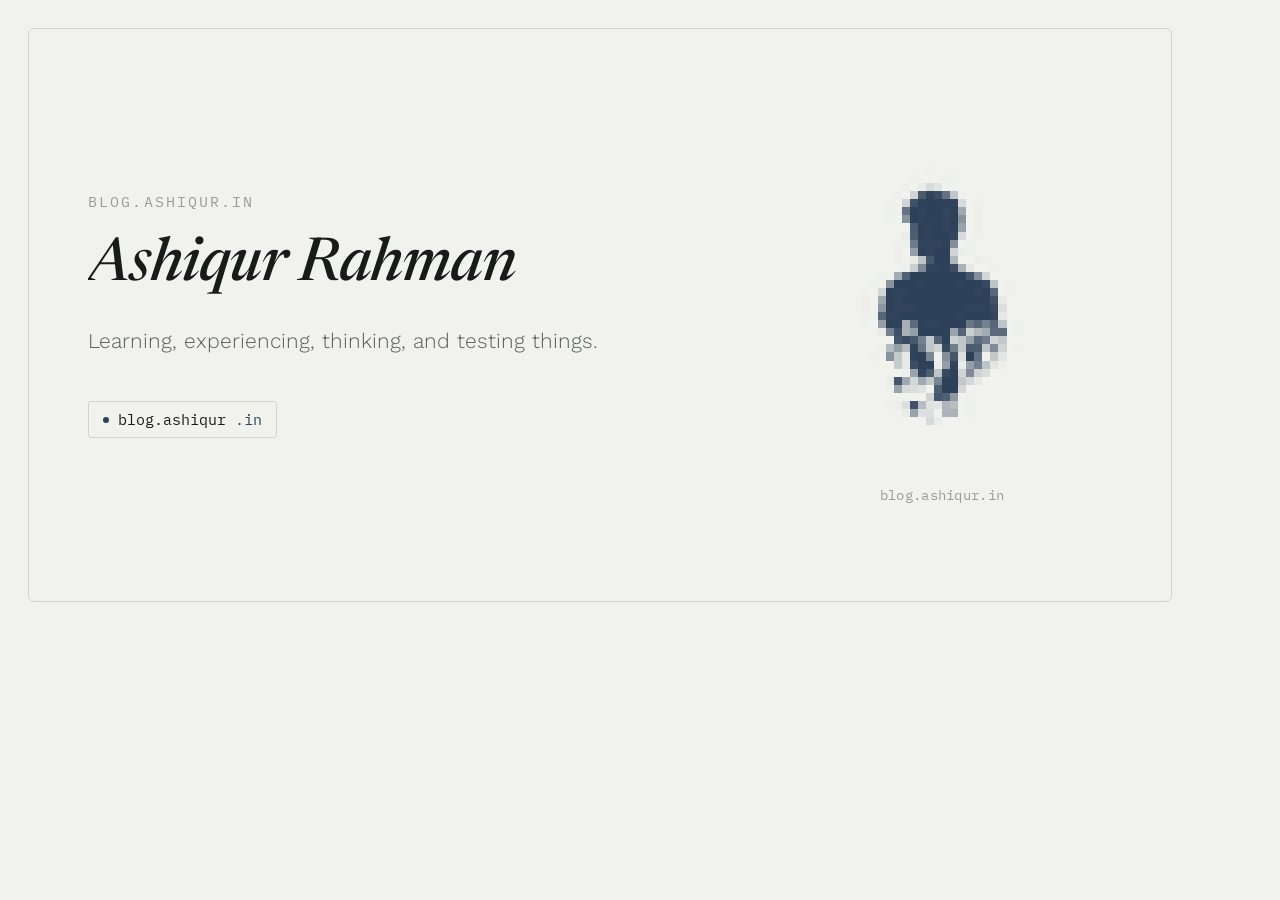
<file: og-preview.html>
<!DOCTYPE html>
<html lang="en" data-theme="light">
<head>
<meta charset="UTF-8">
<title>OG Preview - blog.ashiqur.in</title>
<meta name="robots" content="noindex">
<link rel="preconnect" href="https://fonts.googleapis.com">
<link rel="preconnect" href="https://fonts.gstatic.com" crossorigin>
<link href="https://fonts.googleapis.com/css2?family=Newsreader:ital,opsz,wght@0,6..72,400;0,6..72,500;1,6..72,400;1,6..72,500&family=Work+Sans:wght@300;400;500;600&family=IBM+Plex+Mono:wght@400;500&display=block" rel="stylesheet">
<style>
  /* ---------- same tokens as styles.css ---------- */
  :root {
    --paper:       #f1f2ed;
    --paper-alt:   #e7e9e1;
    --ink:         #191b1a;
    --ink-soft:    #5b5f5a;
    --ink-faint:   #9a9d94;
    --accent:      #2d4159;
    --accent-soft: #7c93a6;
    --rule:        #d3d5cc;
    --radius: 3px;

    --font-display: "Newsreader", Georgia, serif;
    --font-body: "Work Sans", -apple-system, BlinkMacSystemFont, sans-serif;
    --font-mono: "IBM Plex Mono", "SFMono-Regular", Menlo, monospace;
  }
  [data-theme="dark"] {
    --paper:       #14161a;
    --paper-alt:   #1b1e22;
    --ink:         #ecede7;
    --ink-soft:    #9a9d96;
    --ink-faint:   #666a63;
    --accent:      #8fadcb;
    --accent-soft: #5c7185;
    --rule:        #2a2d31;
  }

  * { box-sizing: border-box; margin: 0; padding: 0; }

  /* fixed canvas — this file is only ever captured at 1200x630
     (the standard og:image / twitter:image size), never resized */
  html, body { width: 1200px; height: 630px; overflow: hidden; }
  body {
    background: var(--paper);
    color: var(--ink);
    font-family: var(--font-body);
    transition: background .2s ease, color .2s ease;
  }

  .card {
    position: relative;
    width: 1200px;
    height: 630px;
    display: flex;
    align-items: center;
    justify-content: space-between;
    gap: 64px;
    padding: 80px 88px;
  }
  .card::after {
    content: "";
    position: absolute;
    inset: 28px;
    border: 1px solid var(--rule);
    border-radius: 6px;
    pointer-events: none;
  }

  /* ---------- left: text stack ---------- */
  .content { max-width: 620px; }

  .eyebrow {
    font-family: var(--font-mono);
    font-size: 15px;
    letter-spacing: .14em;
    text-transform: uppercase;
    color: var(--ink-faint);
    margin-bottom: 22px;
    display: block;
  }
  .title {
    font-family: var(--font-display);
    font-style: italic;
    font-weight: 500;
    font-size: 60px;
    line-height: 1.1;
    letter-spacing: -.01em;
    color: var(--ink);
    margin-bottom: 26px;
    display: -webkit-box;
    -webkit-line-clamp: 2;
    -webkit-box-orient: vertical;
    overflow: hidden;
  }
  .desc {
    font-family: var(--font-body);
    font-weight: 300;
    font-size: 21px;
    line-height: 1.55;
    color: var(--ink-soft);
    max-width: 560px;
    margin-bottom: 44px;
    display: -webkit-box;
    -webkit-line-clamp: 3;
    -webkit-box-orient: vertical;
    overflow: hidden;
  }
  .wordmark {
    display: inline-flex;
    align-items: center;
    gap: 9px;
    font-family: var(--font-mono);
    font-size: 15px;
    color: var(--ink);
    border: 1px solid var(--rule);
    padding: 8px 14px;
    border-radius: var(--radius);
  }
  .wordmark .dot {
    width: 6px; height: 6px;
    border-radius: 50%;
    background: var(--accent);
    flex: none;
  }
  .wordmark .accent { color: var(--accent); }

  /* ---------- right: pixel avatar ---------- */
  .avatar-col {
    flex: none;
    display: flex;
    flex-direction: column;
    align-items: center;
    gap: 20px;
  }
  .avatar-panel {
    position: relative;
    width: 340px;
    height: 340px;
    display: flex;
    align-items: center;
    justify-content: center;
  }
  .avatar-panel svg { position: relative; width: 258px; height: 258px; background: transparent; }
  .avatar-caption {
    font-family: var(--font-mono);
    font-size: 14px;
    color: var(--ink-faint);
    letter-spacing: .02em;
  }
</style>
</head>
<body>

<div class="card">
  <div class="content">
    <span class="eyebrow" id="og-eyebrow">BLOG.ASHIQUR.IN</span>
    <h1 class="title" id="og-title">Ashiqur Rahman</h1>
    <p class="desc" id="og-desc">Learning, experiencing, thinking, and testing things.</p>
    <div class="wordmark"><span class="dot"></span>blog.ashiqur<span class="accent">.in</span></div>
  </div>

  <div class="avatar-col">
    <div class="avatar-panel">
      <svg viewBox="0 0 32 32" xmlns="http://www.w3.org/2000/svg" shape-rendering="crispEdges" role="img" aria-label="Pixel portrait of Ashiqur Rahman">
        <g fill="var(--accent, #2d4159)">
          <rect x="14" y="0" width="1" height="1" fill-opacity="0.01"/>
          <rect x="12" y="1" width="1" height="1" fill-opacity="0.01"/>
          <rect x="16" y="1" width="2" height="1" fill-opacity="0.01"/>
          <rect x="11" y="2" width="1" height="1" fill-opacity="0.01"/>
          <rect x="13" y="2" width="1" height="1" fill-opacity="0.04"/>
          <rect x="14" y="2" width="1" height="1" fill-opacity="0.13"/>
          <rect x="15" y="2" width="1" height="1" fill-opacity="0.08"/>
          <rect x="10" y="3" width="1" height="1" fill-opacity="0.01"/>
          <rect x="12" y="3" width="1" height="1" fill-opacity="0.17"/>
          <rect x="13" y="3" width="1" height="1" fill-opacity="0.85"/>
          <rect x="14" y="3" width="1" height="1" fill-opacity="0.98"/>
          <rect x="15" y="3" width="1" height="1" fill-opacity="0.93"/>
          <rect x="16" y="3" width="1" height="1" fill-opacity="0.72"/>
          <rect x="17" y="3" width="1" height="1" fill-opacity="0.25"/>
          <rect x="9" y="4" width="1" height="1" fill-opacity="0.01"/>
          <rect x="11" y="4" width="1" height="1" fill-opacity="0.17"/>
          <rect x="12" y="4" width="1" height="1" fill-opacity="0.91"/>
          <rect x="13" y="4" width="4" height="1"/>
          <rect x="17" y="4" width="1" height="1" fill-opacity="0.98"/>
          <rect x="18" y="4" width="1" height="1" fill-opacity="0.13"/>
          <rect x="20" y="4" width="1" height="1" fill-opacity="0.01"/>
          <rect x="9" y="5" width="1" height="1" fill-opacity="0.01"/>
          <rect x="11" y="5" width="1" height="1" fill-opacity="0.71"/>
          <rect x="12" y="5" width="1" height="1"/>
          <rect x="13" y="5" width="1" height="1" fill-opacity="0.98"/>
          <rect x="14" y="5" width="2" height="1"/>
          <rect x="16" y="5" width="1" height="1" fill-opacity="0.97"/>
          <rect x="17" y="5" width="1" height="1"/>
          <rect x="18" y="5" width="1" height="1" fill-opacity="0.41"/>
          <rect x="20" y="5" width="1" height="1" fill-opacity="0.02"/>
          <rect x="9" y="6" width="1" height="1" fill-opacity="0.01"/>
          <rect x="11" y="6" width="1" height="1" fill-opacity="0.53"/>
          <rect x="12" y="6" width="1" height="1"/>
          <rect x="13" y="6" width="1" height="1" fill-opacity="0.99"/>
          <rect x="14" y="6" width="2" height="1"/>
          <rect x="16" y="6" width="1" height="1" fill-opacity="0.98"/>
          <rect x="17" y="6" width="1" height="1"/>
          <rect x="18" y="6" width="1" height="1" fill-opacity="0.54"/>
          <rect x="20" y="6" width="1" height="1" fill-opacity="0.02"/>
          <rect x="12" y="7" width="1" height="1" fill-opacity="0.84"/>
          <rect x="13" y="7" width="1" height="1"/>
          <rect x="14" y="7" width="1" height="1" fill-opacity="0.99"/>
          <rect x="15" y="7" width="1" height="1"/>
          <rect x="16" y="7" width="1" height="1" fill-opacity="0.98"/>
          <rect x="17" y="7" width="1" height="1"/>
          <rect x="18" y="7" width="1" height="1" fill-opacity="0.45"/>
          <rect x="20" y="7" width="1" height="1" fill-opacity="0.02"/>
          <rect x="11" y="8" width="1" height="1" fill-opacity="0.03"/>
          <rect x="12" y="8" width="1" height="1" fill-opacity="0.83"/>
          <rect x="13" y="8" width="1" height="1"/>
          <rect x="14" y="8" width="1" height="1" fill-opacity="0.99"/>
          <rect x="15" y="8" width="2" height="1"/>
          <rect x="17" y="8" width="1" height="1" fill-opacity="0.96"/>
          <rect x="18" y="8" width="1" height="1" fill-opacity="0.13"/>
          <rect x="20" y="8" width="1" height="1" fill-opacity="0.01"/>
          <rect x="10" y="9" width="2" height="1" fill-opacity="0.01"/>
          <rect x="12" y="9" width="1" height="1" fill-opacity="0.66"/>
          <rect x="13" y="9" width="2" height="1" fill-opacity="0.99"/>
          <rect x="15" y="9" width="1" height="1" fill-opacity="0.98"/>
          <rect x="16" y="9" width="1" height="1"/>
          <rect x="17" y="9" width="1" height="1" fill-opacity="0.56"/>
          <rect x="19" y="9" width="1" height="1" fill-opacity="0.01"/>
          <rect x="10" y="10" width="1" height="1" fill-opacity="0.02"/>
          <rect x="12" y="10" width="1" height="1" fill-opacity="0.48"/>
          <rect x="13" y="10" width="1" height="1"/>
          <rect x="14" y="10" width="1" height="1" fill-opacity="0.98"/>
          <rect x="15" y="10" width="2" height="1"/>
          <rect x="17" y="10" width="1" height="1" fill-opacity="0.17"/>
          <rect x="18" y="10" width="1" height="1" fill-opacity="0.02"/>
          <rect x="19" y="10" width="1" height="1" fill-opacity="0.01"/>
          <rect x="10" y="11" width="1" height="1" fill-opacity="0.02"/>
          <rect x="12" y="11" width="1" height="1" fill-opacity="0.04"/>
          <rect x="13" y="11" width="1" height="1" fill-opacity="0.26"/>
          <rect x="14" y="11" width="1" height="1" fill-opacity="0.87"/>
          <rect x="15" y="11" width="2" height="1"/>
          <rect x="17" y="11" width="1" height="1" fill-opacity="0.33"/>
          <rect x="20" y="11" width="1" height="1" fill-opacity="0.02"/>
          <rect x="21" y="11" width="1" height="1" fill-opacity="0.01"/>
          <rect x="11" y="12" width="1" height="1" fill-opacity="0.01"/>
          <rect x="12" y="12" width="1" height="1" fill-opacity="0.2"/>
          <rect x="13" y="12" width="1" height="1" fill-opacity="0.58"/>
          <rect x="14" y="12" width="2" height="1" fill-opacity="0.99"/>
          <rect x="16" y="12" width="1" height="1"/>
          <rect x="17" y="12" width="1" height="1" fill-opacity="0.92"/>
          <rect x="18" y="12" width="1" height="1" fill-opacity="0.36"/>
          <rect x="19" y="12" width="1" height="1" fill-opacity="0.05"/>
          <rect x="22" y="12" width="1" height="1" fill-opacity="0.01"/>
          <rect x="8" y="13" width="1" height="1" fill-opacity="0.01"/>
          <rect x="10" y="13" width="1" height="1" fill-opacity="0.4"/>
          <rect x="11" y="13" width="1" height="1" fill-opacity="0.82"/>
          <rect x="12" y="13" width="7" height="1"/>
          <rect x="19" y="13" width="1" height="1" fill-opacity="0.88"/>
          <rect x="20" y="13" width="1" height="1" fill-opacity="0.56"/>
          <rect x="21" y="13" width="1" height="1" fill-opacity="0.15"/>
          <rect x="7" y="14" width="1" height="1" fill-opacity="0.01"/>
          <rect x="9" y="14" width="1" height="1" fill-opacity="0.53"/>
          <rect x="10" y="14" width="3" height="1"/>
          <rect x="13" y="14" width="1" height="1" fill-opacity="0.99"/>
          <rect x="14" y="14" width="4" height="1"/>
          <rect x="18" y="14" width="1" height="1" fill-opacity="0.99"/>
          <rect x="19" y="14" width="2" height="1"/>
          <rect x="21" y="14" width="1" height="1" fill-opacity="0.95"/>
          <rect x="22" y="14" width="1" height="1" fill-opacity="0.26"/>
          <rect x="24" y="14" width="1" height="1" fill-opacity="0.01"/>
          <rect x="6" y="15" width="1" height="1" fill-opacity="0.01"/>
          <rect x="8" y="15" width="1" height="1" fill-opacity="0.15"/>
          <rect x="9" y="15" width="1" height="1"/>
          <rect x="10" y="15" width="2" height="1" fill-opacity="0.99"/>
          <rect x="12" y="15" width="8" height="1"/>
          <rect x="20" y="15" width="1" height="1" fill-opacity="0.97"/>
          <rect x="21" y="15" width="1" height="1"/>
          <rect x="22" y="15" width="1" height="1" fill-opacity="0.78"/>
          <rect x="24" y="15" width="1" height="1" fill-opacity="0.01"/>
          <rect x="6" y="16" width="1" height="1" fill-opacity="0.02"/>
          <rect x="8" y="16" width="1" height="1" fill-opacity="0.42"/>
          <rect x="9" y="16" width="1" height="1"/>
          <rect x="10" y="16" width="1" height="1" fill-opacity="0.98"/>
          <rect x="11" y="16" width="11" height="1"/>
          <rect x="22" y="16" width="1" height="1" fill-opacity="0.91"/>
          <rect x="23" y="16" width="1" height="1" fill-opacity="0.05"/>
          <rect x="6" y="17" width="1" height="1" fill-opacity="0.02"/>
          <rect x="8" y="17" width="1" height="1" fill-opacity="0.51"/>
          <rect x="9" y="17" width="1" height="1"/>
          <rect x="10" y="17" width="2" height="1" fill-opacity="0.98"/>
          <rect x="12" y="17" width="1" height="1" fill-opacity="0.99"/>
          <rect x="13" y="17" width="6" height="1"/>
          <rect x="19" y="17" width="3" height="1" fill-opacity="0.99"/>
          <rect x="22" y="17" width="1" height="1" fill-opacity="0.95"/>
          <rect x="23" y="17" width="1" height="1" fill-opacity="0.1"/>
          <rect x="6" y="18" width="2" height="1" fill-opacity="0.01"/>
          <rect x="8" y="18" width="1" height="1" fill-opacity="0.79"/>
          <rect x="9" y="18" width="1" height="1" fill-opacity="0.98"/>
          <rect x="10" y="18" width="1" height="1" fill-opacity="0.99"/>
          <rect x="11" y="18" width="7" height="1"/>
          <rect x="18" y="18" width="1" height="1" fill-opacity="0.99"/>
          <rect x="19" y="18" width="3" height="1"/>
          <rect x="22" y="18" width="1" height="1" fill-opacity="0.97"/>
          <rect x="23" y="18" width="1" height="1" fill-opacity="0.06"/>
          <rect x="6" y="19" width="1" height="1" fill-opacity="0.01"/>
          <rect x="8" y="19" width="1" height="1" fill-opacity="0.48"/>
          <rect x="9" y="19" width="1" height="1"/>
          <rect x="10" y="19" width="1" height="1" fill-opacity="0.99"/>
          <rect x="11" y="19" width="1" height="1" fill-opacity="0.38"/>
          <rect x="12" y="19" width="1" height="1" fill-opacity="0.76"/>
          <rect x="13" y="19" width="1" height="1"/>
          <rect x="14" y="19" width="2" height="1" fill-opacity="0.99"/>
          <rect x="16" y="19" width="3" height="1"/>
          <rect x="19" y="19" width="1" height="1" fill-opacity="0.69"/>
          <rect x="20" y="19" width="1" height="1" fill-opacity="0.79"/>
          <rect x="21" y="19" width="1" height="1" fill-opacity="0.63"/>
          <rect x="22" y="19" width="1" height="1" fill-opacity="0.79"/>
          <rect x="23" y="19" width="1" height="1" fill-opacity="0.26"/>
          <rect x="25" y="19" width="1" height="1" fill-opacity="0.01"/>
          <rect x="8" y="20" width="1" height="1" fill-opacity="0.03"/>
          <rect x="9" y="20" width="1" height="1" fill-opacity="0.63"/>
          <rect x="10" y="20" width="1" height="1" fill-opacity="0.91"/>
          <rect x="11" y="20" width="1" height="1" fill-opacity="0.37"/>
          <rect x="12" y="20" width="1" height="1" fill-opacity="0.48"/>
          <rect x="13" y="20" width="4" height="1"/>
          <rect x="17" y="20" width="1" height="1" fill-opacity="0.44"/>
          <rect x="18" y="20" width="1" height="1" fill-opacity="0.8"/>
          <rect x="19" y="20" width="1" height="1" fill-opacity="0.2"/>
          <rect x="20" y="20" width="1" height="1" fill-opacity="0.33"/>
          <rect x="21" y="20" width="1" height="1" fill-opacity="0.4"/>
          <rect x="22" y="20" width="1" height="1" fill-opacity="0.77"/>
          <rect x="23" y="20" width="1" height="1" fill-opacity="0.76"/>
          <rect x="25" y="20" width="1" height="1" fill-opacity="0.01"/>
          <rect x="10" y="21" width="1" height="1" fill-opacity="0.88"/>
          <rect x="11" y="21" width="1" height="1" fill-opacity="0.93"/>
          <rect x="12" y="21" width="1" height="1" fill-opacity="0.86"/>
          <rect x="13" y="21" width="1" height="1" fill-opacity="0.64"/>
          <rect x="14" y="21" width="1" height="1" fill-opacity="0.24"/>
          <rect x="15" y="21" width="1" height="1" fill-opacity="0.8"/>
          <rect x="16" y="21" width="1" height="1"/>
          <rect x="17" y="21" width="1" height="1" fill-opacity="0.19"/>
          <rect x="18" y="21" width="1" height="1" fill-opacity="0.25"/>
          <rect x="19" y="21" width="1" height="1" fill-opacity="0.46"/>
          <rect x="20" y="21" width="1" height="1" fill-opacity="0.76"/>
          <rect x="21" y="21" width="1" height="1" fill-opacity="0.66"/>
          <rect x="22" y="21" width="1" height="1" fill-opacity="0.17"/>
          <rect x="23" y="21" width="1" height="1" fill-opacity="0.24"/>
          <rect x="8" y="22" width="1" height="1" fill-opacity="0.01"/>
          <rect x="9" y="22" width="1" height="1" fill-opacity="0.31"/>
          <rect x="10" y="22" width="1" height="1" fill-opacity="0.47"/>
          <rect x="11" y="22" width="1" height="1" fill-opacity="0.3"/>
          <rect x="12" y="22" width="1" height="1" fill-opacity="0.98"/>
          <rect x="13" y="22" width="1" height="1" fill-opacity="0.69"/>
          <rect x="14" y="22" width="1" height="1" fill-opacity="0.25"/>
          <rect x="15" y="22" width="1" height="1" fill-opacity="0.17"/>
          <rect x="16" y="22" width="1" height="1" fill-opacity="0.94"/>
          <rect x="17" y="22" width="1" height="1" fill-opacity="0.65"/>
          <rect x="18" y="22" width="1" height="1" fill-opacity="0.24"/>
          <rect x="19" y="22" width="1" height="1" fill-opacity="0.85"/>
          <rect x="20" y="22" width="1" height="1" fill-opacity="0.84"/>
          <rect x="21" y="22" width="1" height="1" fill-opacity="0.25"/>
          <rect x="22" y="22" width="1" height="1" fill-opacity="0.58"/>
          <rect x="23" y="22" width="1" height="1" fill-opacity="0.17"/>
          <rect x="25" y="22" width="1" height="1" fill-opacity="0.01"/>
          <rect x="7" y="23" width="1" height="1" fill-opacity="0.01"/>
          <rect x="9" y="23" width="1" height="1" fill-opacity="0.53"/>
          <rect x="10" y="23" width="1" height="1" fill-opacity="0.23"/>
          <rect x="11" y="23" width="1" height="1" fill-opacity="0.05"/>
          <rect x="12" y="23" width="1" height="1" fill-opacity="0.99"/>
          <rect x="13" y="23" width="1" height="1"/>
          <rect x="14" y="23" width="1" height="1" fill-opacity="0.6"/>
          <rect x="16" y="23" width="1" height="1" fill-opacity="0.56"/>
          <rect x="17" y="23" width="1" height="1" fill-opacity="0.87"/>
          <rect x="18" y="23" width="1" height="1" fill-opacity="0.11"/>
          <rect x="19" y="23" width="1" height="1"/>
          <rect x="20" y="23" width="1" height="1" fill-opacity="0.71"/>
          <rect x="22" y="23" width="1" height="1" fill-opacity="0.24"/>
          <rect x="23" y="23" width="1" height="1" fill-opacity="0.07"/>
          <rect x="10" y="24" width="1" height="1" fill-opacity="0.22"/>
          <rect x="11" y="24" width="1" height="1" fill-opacity="0.05"/>
          <rect x="12" y="24" width="1" height="1" fill-opacity="0.92"/>
          <rect x="13" y="24" width="2" height="1"/>
          <rect x="15" y="24" width="1" height="1" fill-opacity="0.03"/>
          <rect x="16" y="24" width="1" height="1" fill-opacity="0.48"/>
          <rect x="17" y="24" width="1" height="1" fill-opacity="0.98"/>
          <rect x="18" y="24" width="1" height="1" fill-opacity="0.03"/>
          <rect x="19" y="24" width="1" height="1" fill-opacity="0.47"/>
          <rect x="20" y="24" width="1" height="1" fill-opacity="0.64"/>
          <rect x="21" y="24" width="1" height="1" fill-opacity="0.26"/>
          <rect x="22" y="24" width="1" height="1" fill-opacity="0.07"/>
          <rect x="23" y="24" width="1" height="1" fill-opacity="0.02"/>
          <rect x="11" y="25" width="1" height="1" fill-opacity="0.01"/>
          <rect x="12" y="25" width="1" height="1" fill-opacity="0.44"/>
          <rect x="13" y="25" width="1" height="1" fill-opacity="0.97"/>
          <rect x="14" y="25" width="1" height="1" fill-opacity="0.84"/>
          <rect x="15" y="25" width="1" height="1" fill-opacity="0.26"/>
          <rect x="16" y="25" width="1" height="1" fill-opacity="0.95"/>
          <rect x="17" y="25" width="1" height="1"/>
          <rect x="18" y="25" width="1" height="1" fill-opacity="0.17"/>
          <rect x="19" y="25" width="1" height="1" fill-opacity="0.58"/>
          <rect x="20" y="25" width="1" height="1" fill-opacity="0.18"/>
          <rect x="21" y="25" width="1" height="1" fill-opacity="0.12"/>
          <rect x="9" y="26" width="1" height="1" fill-opacity="0.03"/>
          <rect x="10" y="26" width="1" height="1" fill-opacity="0.87"/>
          <rect x="11" y="26" width="1" height="1" fill-opacity="0.41"/>
          <rect x="12" y="26" width="1" height="1" fill-opacity="0.15"/>
          <rect x="13" y="26" width="1" height="1" fill-opacity="0.41"/>
          <rect x="14" y="26" width="1" height="1" fill-opacity="0.24"/>
          <rect x="15" y="26" width="1" height="1" fill-opacity="0.61"/>
          <rect x="16" y="26" width="2" height="1"/>
          <rect x="18" y="26" width="1" height="1" fill-opacity="0.24"/>
          <rect x="19" y="26" width="1" height="1" fill-opacity="0.15"/>
          <rect x="20" y="26" width="1" height="1" fill-opacity="0.05"/>
          <rect x="9" y="27" width="1" height="1" fill-opacity="0.01"/>
          <rect x="10" y="27" width="1" height="1" fill-opacity="0.45"/>
          <rect x="11" y="27" width="1" height="1" fill-opacity="0.14"/>
          <rect x="12" y="27" width="1" height="1" fill-opacity="0.12"/>
          <rect x="13" y="27" width="1" height="1" fill-opacity="0.09"/>
          <rect x="15" y="27" width="1" height="1" fill-opacity="0.83"/>
          <rect x="16" y="27" width="2" height="1"/>
          <rect x="18" y="27" width="1" height="1" fill-opacity="0.14"/>
          <rect x="14" y="28" width="1" height="1" fill-opacity="0.17"/>
          <rect x="15" y="28" width="1" height="1" fill-opacity="0.88"/>
          <rect x="16" y="28" width="1" height="1" fill-opacity="0.82"/>
          <rect x="17" y="28" width="1" height="1" fill-opacity="0.5"/>
          <rect x="19" y="28" width="1" height="1" fill-opacity="0.01"/>
          <rect x="9" y="29" width="1" height="1" fill-opacity="0.01"/>
          <rect x="10" y="29" width="1" height="1" fill-opacity="0.02"/>
          <rect x="11" y="29" width="1" height="1" fill-opacity="0.1"/>
          <rect x="12" y="29" width="1" height="1" fill-opacity="0.9"/>
          <rect x="13" y="29" width="1" height="1" fill-opacity="0.31"/>
          <rect x="14" y="29" width="1" height="1" fill-opacity="0.09"/>
          <rect x="15" y="29" width="1" height="1" fill-opacity="0.08"/>
          <rect x="16" y="29" width="1" height="1" fill-opacity="0.34"/>
          <rect x="17" y="29" width="1" height="1" fill-opacity="0.29"/>
          <rect x="19" y="29" width="1" height="1" fill-opacity="0.01"/>
          <rect x="11" y="30" width="1" height="1" fill-opacity="0.04"/>
          <rect x="12" y="30" width="1" height="1" fill-opacity="0.45"/>
          <rect x="13" y="30" width="2" height="1" fill-opacity="0.11"/>
          <rect x="16" y="30" width="1" height="1" fill-opacity="0.35"/>
          <rect x="17" y="30" width="1" height="1" fill-opacity="0.36"/>
          <rect x="19" y="30" width="1" height="1" fill-opacity="0.01"/>
          <rect x="14" y="31" width="1" height="1" fill-opacity="0.14"/>
          <rect x="15" y="31" width="1" height="1" fill-opacity="0.03"/>
        </g>
      </svg>
    </div>
    <p class="avatar-caption" id="og-link">blog.ashiqur.in</p>
  </div>
</div>

<script>
/* ---------- what makes this "dynamic" ----------
   Nothing renders until the query string is read: pass ?page=blog for a
   baked-in preset, or override any field directly with ?title=&desc=&eyebrow=.
   theme=dark switches the card to the dark palette. This is the ONE file
   every link on the site points its screenshot step at — only the params
   in the URL change. See generate-og-images.js for batch-rendering every
   page's card to a static PNG (required for real crawlers — see notes). */
(function () {
  "use strict";

  var PRESETS = {
    home:    { eyebrow: "BLOG.ASHIQUR.IN", title: "Ashiqur Rahman", desc: "Learning, experiencing, thinking, and testing things.", link: "blog.ashiqur.in" },
    blog:    { eyebrow: "WRITING",    title: "The Blog",       desc: "Entries, Posts & Works",                          link: "blog.ashiqur.in/blog" },
    about:   { eyebrow: "ABOUT",      title: "About Ashiqur",  desc: "A little more about who Ashiqur Rahman is.",              link: "blog.ashiqur.in/about" },
    contact: { eyebrow: "CONTACT",    title: "Get in touch",   desc: "Email, socials, and everything else.",                             link: "blog.ashiqur.in/contact" },
    "404":   { eyebrow: "404",        title: "Page not found", desc: "This page doesn't exist. Head back home.",                         link: "blog.ashiqur.in" }
  };

  var params = new URLSearchParams(window.location.search);
  var base = PRESETS[params.get("page")] || PRESETS.home;

  var eyebrow = params.get("eyebrow") || base.eyebrow;
  var title   = params.get("title")   || base.title;
  var desc    = params.get("desc")    || base.desc;
  var link    = params.get("link")    || base.link;
  var theme   = params.get("theme") === "dark" ? "dark" : "light";

  document.documentElement.setAttribute("data-theme", theme);
  document.getElementById("og-eyebrow").textContent = eyebrow;
  document.getElementById("og-title").textContent = title;
  document.getElementById("og-desc").textContent = desc;
  document.getElementById("og-link").textContent = link;
})();
</script>

</body>
</html>
</file>
<file: styles.css>
:root {
  --paper:       #f1f2ed;
  --paper-alt:   #e7e9e1;
  --ink:         #191b1a;
  --ink-soft:    #5b5f5a;
  --ink-faint:   #9a9d94;
  --accent:      #2d4159;
  --accent-soft: #7c93a6;
  --tap-accent:  #b1502a;
  --rule:        #d3d5cc;
  --radius: 3px;

  --font-display: "Newsreader", Georgia, serif;
  --font-body: "Work Sans", -apple-system, BlinkMacSystemFont, sans-serif;
  --font-mono: "IBM Plex Mono", "SFMono-Regular", Menlo, monospace;

  --space-1: .25rem; --space-2: .5rem;  --space-3: .75rem; --space-4: 1rem;
  --space-5: 1.5rem; --space-6: 2.25rem; --space-7: 3.5rem; --space-8: 5rem;
  --space-9: 7rem;   --space-10: 9rem;

  --measure: 680px;
  --wide: 1120px;
  --ledger-height: 420px; /* fixed viewing height for the qualifications/experience
     columns — change this one value to show more or fewer entries before scrolling */

  color-scheme: light;
}

[data-theme="dark"] {
  --paper:       #14161a;
  --paper-alt:   #1b1e22;
  --ink:         #ecede7;
  --ink-soft:    #9a9d96;
  --ink-faint:   #666a63;
  --accent:      #8fadcb;
  --accent-soft: #5c7185;
  --tap-accent:  #e2916a;
  --rule:        #2a2d31;
  color-scheme: dark;
}

/* ---------- reset & base ---------- */
* { box-sizing: border-box; }
html {
  scroll-behavior: smooth;
  /* stops the browser's own native pull-to-refresh reload at the very
     top of the page — the custom .refresh-bar below replaces it with a
     tap-to-confirm button instead of an immediate reload. `contain` turns
     out not to be enough on Chrome/Android — it still lets the native
     refresh gesture through, only `none` actually blocks it (it's also
     set on body just below, since some WebViews check the body's value
     instead of html's). This doesn't touch the .ledger's own
     overscroll-behavior further down, which is deliberately left at its
     default so scroll chains through to the page as before. */
  overscroll-behavior-y: none;
}

@media (prefers-reduced-motion: reduce) {
  html { scroll-behavior: auto; }
  *, *::before, *::after {
    animation-duration: .01ms !important;
    animation-iteration-count: 1 !important;
    transition-duration: .01ms !important;
    scroll-behavior: auto !important;
  }
}

body {
  margin: 0;
  overscroll-behavior-y: none;
  background: var(--paper);
  color: var(--ink);
  font-family: var(--font-body);
  font-size: 17px;
  line-height: 1.65;
  -webkit-font-smoothing: antialiased;
  -moz-osx-font-smoothing: grayscale;
  transition: background .35s ease, color .35s ease;
}

/* ---------- SEO / a11y: visually hidden ---------- */
/* Keeps text in the DOM (readable by screen readers and search-engine
   crawlers) without showing it on screen or shifting layout. script.js
   uses this to attach a "by Ashiqur Rahman" byline to every entry,
   post, and work tile automatically — nothing to style or add by hand
   when new tiles are added later. */
.visually-hidden {
  position: absolute;
  width: 1px;
  height: 1px;
  padding: 0;
  margin: -1px;
  overflow: hidden;
  clip: rect(0, 0, 0, 0);
  white-space: nowrap;
  border: 0;
}

/* installed app only (script.js adds this class): backs the JS-side
   pinch/double-tap zoom lockout at the CSS layer, so the browser never
   offers pinch-zoom on any element in the first place rather than
   relying only on JS to catch the gesture after it's started. pan-x/
   pan-y keeps ordinary scrolling untouched — only the zoom gestures are
   dropped. Never applied in a plain browser tab. */
body.is-app {
  touch-action: pan-x pan-y;
}

h1, h2, h3, h4 {
  font-family: var(--font-display);
  font-weight: 500;
  line-height: 1.15;
  margin: 0 0 var(--space-4);
  color: var(--ink);
}

p { margin: 0 0 var(--space-4); }

a {
  color: inherit;
  text-decoration: none;
}

img { max-width: 100%; display: block; }

::selection { background: var(--accent); color: var(--paper); }

:focus-visible {
  outline: 2px solid var(--accent);
  outline-offset: 3px;
  border-radius: 2px;
}

button {
  font-family: inherit;
  background: none;
  border: none;
  cursor: pointer;
  color: inherit;
}

* {
  -webkit-tap-highlight-color: transparent;
}

/* ---------- link styles ---------- */
.link-ink {
  background-image: linear-gradient(var(--accent), var(--accent));
  background-repeat: no-repeat;
  background-position: left bottom;
  background-size: 0% 1px;
  transition: background-size .28s ease;
  padding-bottom: 1px;
}
.link-ink:hover, .link-ink:focus-visible { background-size: 100% 1px; }

.link-arrow {
  display: inline-flex;
  align-items: center;
  gap: .4em;
  font-family: var(--font-mono);
  font-size: .82rem;
  letter-spacing: .02em;
  color: var(--accent);
}
.link-arrow svg { transition: transform .25s ease; width: 13px; height: 13px; }
.link-arrow:hover svg { transform: translateX(3px); }

/* ---------- layout ---------- */
.container {
  max-width: var(--wide);
  margin: 0 auto;
  padding: 0 var(--space-6);
}
.measure {
  max-width: var(--measure);
  margin: 0 auto;
}
@media (max-width: 640px) {
  .container { padding: 0 var(--space-5); }
}

.eyebrow {
  font-family: var(--font-mono);
  font-size: .74rem;
  letter-spacing: .1em;
  text-transform: uppercase;
  color: var(--ink-faint);
  margin: 0 0 var(--space-3);
  display: block;
}

/* ---------- reading progress ---------- */
.progress-bar {
  position: fixed;
  top: 0; left: 0;
  height: 2px;
  width: 0%;
  background: var(--accent);
  z-index: 100;
  transition: width .1s linear;
}

/* ---------- header ---------- */
.site-header {
  position: sticky;
  top: 0;
  z-index: 50;
  /* 
    1. The inner mix blends --paper with 5% black.
    2. The outer mix applies your original 88% opacity.
  */
  background: color-mix(in srgb, color-mix(in srgb, var(--paper) 90%, black) 88%, transparent);
  backdrop-filter: blur(8px);
  border-bottom: 1px solid var(--rule);
}
.header-inner {
  max-width: var(--wide);
  margin: 0 auto;
  padding: var(--space-4) var(--space-6);
  display: flex;
  align-items: center;
  justify-content: space-between;
  gap: var(--space-5);
}
.wordmark {
  font-family: var(--font-mono);
  font-weight: 500;
  font-size: 1rem;
  letter-spacing: .01em;
  color: var(--ink);
}
.wordmark span { color: var(--accent); }

.site-nav {
  display: flex;
  align-items: center;
  gap: var(--space-6);
}
.site-nav-inner {
  /* .site-nav's own flex/gap above has nothing to act on — .site-nav-inner,
     not the <a> tags, is its only child. This is the rule that actually
     spaces the links at desktop widths; the mobile media query below
     overrides it to a column for the dropdown. */
  display: flex;
  align-items: center;
  gap: var(--space-6);
}
.site-nav a {
  font-size: .92rem;
  color: var(--ink-soft);
}
.site-nav a:hover, .site-nav a.active { color: var(--ink); }
.site-nav a.active { color: var(--accent); }

.header-tools {
  display: flex;
  align-items: center;
  gap: var(--space-3);
}

.theme-toggle {
  width: 34px; height: 34px;
  background: var(--paper);
  border: 1px solid var(--rule);
  border-radius: 50%;
  display: flex; align-items: center; justify-content: center;
  transition: background .2s ease, border-color .2s ease;
}
.theme-toggle:hover { border-color: var(--accent); }
.theme-toggle svg { width: 15px; height: 15px; }
.theme-toggle .icon-moon { display: none; }
[data-theme="dark"] .theme-toggle .icon-sun { display: none; }
[data-theme="dark"] .theme-toggle .icon-moon { display: block; }

.nav-toggle {
  display: none;
  width: 34px; height: 34px;
  background: var(--paper);
  border-radius: 50%;
  flex-direction: column;
  align-items: center;
  justify-content: center;
  gap: 4px;
  transition: background .2s ease;
}
.nav-toggle span {
  width: 18px; height: 1px;
  background: var(--ink);
  transition: transform .25s ease, opacity .25s ease;
}
body.nav-open .nav-toggle span:nth-child(1) { transform: translateY(5px) rotate(45deg); }
body.nav-open .nav-toggle span:nth-child(2) { opacity: 0; }
body.nav-open .nav-toggle span:nth-child(3) { transform: translateY(-5px) rotate(-45deg); }

@media (max-width: 700px) {
  /* Let the nav drop to its own row below wordmark + tools, inside the
     same header box — so growing it grows the header itself. */
  .header-inner {
    flex-wrap: wrap;
    row-gap: 0; /* header-inner's flex `gap` inserts fixed space between
       the icon row and the site-nav row regardless of the nav row's own
       height — so even when site-nav is collapsed to 0 (closed state),
       that gap stuck around and pushed the header's bottom border away
       from the icon row. Zeroing it here lets the border hug the icon
       row when closed; spacing for the open state is restored below on
       the first nav link instead. */
    padding-bottom: 0; /* this padding used to sit between the animating
       site-nav row and the header's actual border — a fixed gap the whole
       slide, so the reveal always looked like it stopped short of the
       real edge. Moved onto .site-nav-inner below so it animates with
       the content instead of sitting outside it. */
  }

  .wordmark { order: 1; }
  .header-tools { order: 2; }

  .site-nav {
    order: 3;
    flex-basis: 100%;
    align-items: start; /* the desktop rule sets align-items:center, which
       centers the link block inside the still-growing row — so as it
       opened, the text visibly expanded outward from the middle instead
       of staying put. Pinning it to the top keeps the text fixed and lets
       only the row height (the reveal) animate. */
    min-height: 0; /* lets this flex row shrink all the way to 0 */

    /* The grow: row track expands/collapses to exact content height,
       pushing the header's own bottom border down with it. */
    display: grid;
    grid-template-rows: 0fr;
    overflow: hidden;
    transition: grid-template-rows 0.35s linear, visibility 0s linear 0.35s;
    /* grid-template-rows: linear reveal (see note above on the old
       ease-out curve). visibility: this 0.35s delay is what makes CLOSE
       smooth — the links stay visible and shrink away with the row, only
       flipping to hidden once the collapse finishes, instead of vanishing
       the instant you tap the icon. The .nav-open rule below zeroes the
       delay so OPEN still shows the links immediately. */

    visibility: hidden;
  }

  body.nav-open .site-nav {
    grid-template-rows: 1fr;
    visibility: visible;
    transition: grid-template-rows 0.35s linear, visibility 0s linear 0s;
  }

  .site-nav-inner {
    /* required for the grid trick — lets the row shrink below content size */
    min-height: 0;
    overflow: hidden;

    display: flex;
    flex-direction: column;
    align-items: flex-start;
    gap: var(--space-4);
    padding-bottom: var(--space-4); /* the breathing room below "Contact",
       now part of the content that animates — matches the padding-bottom
       removed from .header-inner above, so the final open state looks the
       same, but the reveal edge now tracks the header's real border the
       whole way through the slide instead of stopping short of it. */
  }

  /* space between the top row and the links once open — this lives on
     the link itself, not on .site-nav-inner: padding on the collapsing
     box itself can't shrink to 0 the way content can, so it would have
     kept the header a bit taller even when the menu is closed */
  .site-nav-inner a:first-child {
    margin-top: var(--space-4);
  }

  .nav-toggle {
    display: flex;
  }

  .hero,
  .contact-hero,
  .about-hero,
  .post-head {
    padding-top: var(--space-4) !important;
    margin-top: 0 !important;
  }
}

/* ---------- hero (home) ---------- */
.hero {
  padding: var(--space-9) 0 var(--space-8);
  border-bottom: 1px solid var(--rule);
}
.hero-name {
  font-size: clamp(2.6rem, 7vw, 5rem);
  font-style: italic;
  font-weight: 400;
  letter-spacing: -.01em;
  margin-bottom: var(--space-5);
}
.hero-lede {
  font-size: clamp(1.05rem, 1.6vw, 1.25rem);
  color: var(--ink-soft);
  max-width: 560px;
  line-height: 1.6;
  margin-bottom: var(--space-6);
}
.hero-links {
  display: flex;
  gap: var(--space-6);
  flex-wrap: wrap;
}

/* ---------- section headers ---------- */
.section-head {
  display: flex;
  align-items: baseline;
  justify-content: space-between;
  margin-bottom: var(--space-5);
  gap: var(--space-4);
}
.section-head h2 {
  font-size: 1.05rem;
  font-style: normal;
}

section.block { padding: var(--space-8) 0; }
section.block + section.block { border-top: 1px solid var(--rule); }

/* ---------- ledger / entry list ---------- */
/* Fixed-height scroll area: once entries overflow --ledger-height, the
   column scrolls internally instead of growing the page. Each ledger gets
   its own thin scrollbar (the "slider") — styled to match the site rather
   than the browser default, and deliberately opted back in to a visible
   ::-webkit-scrollbar since the page-wide rule further down hides those
   by default everywhere, mobile included.
   No overscroll-behavior: contain here on purpose — with it set, once a
   scroll/swipe that started inside this list reaches the list's own
   bottom, the browser refuses to hand the rest of that same gesture to
   the page underneath, so the page reads as "stuck" until the person
   lifts their finger/mouse and starts a fresh scroll outside the list.
   Leaving overscroll-behavior at its default lets that same continuous
   gesture flow straight on into the page once the list is exhausted.
   script.js backs this up with an explicit wheel handler, so the
   handoff to the page is guaranteed at the scroll boundary (or
   immediately, if the column has no overflow to scroll at all) rather
   than depending on a given browser's default chaining.
   The top/bottom rule is doubled to 2px (vs. the 1px hairline used
   everywhere else) so the box reads as a closed ledger sheet - opened
   and closed with its own line - rather than a plain hairline. */
.ledger {
  border-top: 2px solid var(--rule);
  border-bottom: 2px solid var(--rule);
  max-height: var(--ledger-height);
  overflow-y: auto;
  padding-right: var(--space-3);
  scrollbar-width: thin;                             /* Firefox */
  scrollbar-color: var(--accent-soft) transparent;    /* Firefox */
}
.ledger::-webkit-scrollbar {
  display: block; /* overrides the global hidden-scrollbar rule for this element */
  width: 6px;
}
.ledger::-webkit-scrollbar-track { background: transparent; }
.ledger::-webkit-scrollbar-thumb {
  background: var(--accent-soft);
  border-radius: 10px;
}
.ledger::-webkit-scrollbar-thumb:hover { background: var(--accent); }
@media (max-width: 560px) {
  .ledger { max-height: 340px; }
}

/* Entries tab: opt this particular .ledger back out of the fixed-height
   scroll box above so it grows with the page instead, same as .posts-grid
   and .works-list — a page-count-changing pagination click here should
   scroll the whole page to the section top and reveal the new page's
   first entry right away, not leave it sitting below whatever scrollTop
   the box's own internal scrollbar happened to be at.
   Scoped to #panel-entries specifically (rather than changed on the base
   .ledger rule above) so any other fixed-height ledger elsewhere on the
   site keeps its own internal scroll untouched — this override only
   grows the one inside the Entries tab.
   Nothing else needs to change to make that happen:
     - script.js's animateHeightChange (the height-transition used by
       every paginated list) already decides whether to clip a container
       mid-animation by reading its *computed* overflow-y rather than
       assuming per element, so once this is "visible" it gets the exact
       same treatment Posts/Works already get.
     - the ledger wheel-scroll-handoff listener in script.js checks
       scrollHeight > clientHeight before doing anything; with no
       max-height to overflow, that's never true here any more, so the
       listener quietly no-ops on this element instead of needing to be
       removed. */
#panel-entries .ledger {
  max-height: none;
  overflow-y: visible;
  padding-right: 0;
}

.entry {
  position: relative;
  display: grid;
  grid-template-columns: 108px 1fr auto;
  align-items: baseline;
  gap: var(--space-5);
  padding: var(--space-5) var(--space-6) var(--space-5) 0;
  border-bottom: 1px solid var(--rule);
  transition: opacity .2s ease;
}
.entry:hover { opacity: .72; }

/* forward arrow — always visible; brightens and nudges forward on
   hover/keyboard-focus. On click (mainly for touch, which has no hover
   state) it just flashes to --tap-accent and fades back — no position
   nudge, color only. Positioned absolutely on the right edge so it
   doesn't disturb the existing date/title/tag grid columns above. */
.entry-arrow {
  position: absolute;
  right: 0;
  top: 50%;
  display: inline-flex;
  color: var(--ink-faint);
  transform: translate(0, -50%);
  transition: color .25s ease, transform .25s ease;
}
.entry-arrow svg { width: 14px; height: 14px; display: block; }
.entry:hover .entry-arrow,
.entry:focus-visible .entry-arrow {
  color: var(--accent);
  transform: translate(4px, -50%);
}
.entry-arrow.is-clicked {
  animation: entry-arrow-flash .45s ease;
}
@keyframes entry-arrow-flash {
  0%   { color: var(--ink-faint); }
  40%  { color: var(--tap-accent); }
  70%  { color: var(--tap-accent); }
  100% { color: var(--ink-faint); }
}
.entry-date {
  font-family: var(--font-mono);
  font-size: .78rem;
  color: var(--ink-faint);
  letter-spacing: .02em;
  white-space: nowrap;
}
.entry-title {
  font-family: var(--font-display);
  font-size: 1.2rem;
  font-weight: 500;
}
.entry-tag {
  font-family: var(--font-mono);
  font-size: .72rem;
  color: var(--accent);
  letter-spacing: .04em;
  white-space: nowrap;
}
@media (max-width: 560px) {
  .entry {
    grid-template-columns: 1fr;
    gap: var(--space-2);
  }
  .entry-tag { display: none; }
}

/* ---------- ledger entry — expanded (qualifications / experience) ---------- */
.entry-main { min-width: 0; }
.entry-main .entry-title { margin: 0 0 .2em; }
.entry-org {
  display: block;
  font-family: var(--font-body);
  font-size: .9rem;
  color: var(--ink-soft);
}
.entry-desc {
  margin: var(--space-2) 0 0;
  color: var(--ink-soft);
  font-size: .92rem;
  line-height: 1.55;
}

.year-label {
  font-family: var(--font-mono);
  font-size: .8rem;
  color: var(--ink-faint);
  letter-spacing: .06em;
  margin: var(--space-7) 0 0;
}
.year-label:first-child { margin-top: 0; }

/* ---------- fade-up on scroll (Animation Removed) ---------- */
.fade-up {
  opacity: 1;
  transform: none;
}
.fade-up.is-visible { 
  opacity: 1; 
  transform: none; 
}

/* ---------- about page ---------- */
.about-hero { padding: var(--space-8) 0 var(--space-7); }
.about-hero h1 {
  font-size: clamp(2.2rem, 5vw, 3.2rem);
  font-style: italic;
  font-weight: 400;
}
.about-body p { color: var(--ink-soft); font-size: 1.02rem; }
.about-body strong { color: var(--ink); font-weight: 500; }

.now-list {
  list-style: none;
  margin: 0; padding: 0;
  border-top: 1px solid var(--rule);
}
.now-list li {
  display: grid;
  grid-template-columns: 130px 1fr;
  gap: var(--space-5);
  padding: var(--space-4) 0;
  border-bottom: 1px solid var(--rule);
}
.now-list .now-label {
  font-family: var(--font-mono);
  font-size: .78rem;
  color: var(--ink-faint);
  letter-spacing: .05em;
  text-transform: uppercase;
}
.now-list .now-value { color: var(--ink-soft); }
@media (max-width: 560px) {
  .now-list li { grid-template-columns: 1fr; gap: var(--space-1); }
}

/* ---------- article ---------- */
.post-head { padding: var(--space-7) 0 var(--space-6); }
.post-meta {
  font-family: var(--font-mono);
  font-size: .8rem;
  color: var(--ink-faint);
  display: flex;
  gap: var(--space-4);
  flex-wrap: wrap;
  margin-bottom: var(--space-4);
}
.post-title {
  font-size: clamp(2rem, 5vw, 2.9rem);
  margin-bottom: var(--space-4);
}
.post-dek {
  font-family: var(--font-display);
  font-style: italic;
  font-size: 1.2rem;
  color: var(--ink-soft);
  max-width: var(--measure);
}
.post-tags { display: flex; gap: var(--space-3); margin-top: var(--space-5); }
.tag {
  font-family: var(--font-mono);
  font-size: .72rem;
  letter-spacing: .04em;
  color: var(--accent);
  border: 1px solid var(--rule);
  border-radius: var(--radius);
  padding: .2em .6em;
}

/* ---------- download entry (PDF / Markdown) — injected by script.js
   as a small row right after the article body (before .post-nav),
   right-aligned to match the nav row underneath it. Each button shows
   a file icon (what you're downloading) with a small download-arrow
   badge on it (that you can download it) — see buildFileIcon() in
   script.js. Its own class (not the smaller, plain .icon-btn used for
   copy/share) since this composite icon needs more room to stay
   legible. */
.post-downloads {
  display: flex;
  justify-content: flex-end;
  gap: var(--space-3);
  margin: 0 0 var(--space-3);
}
.entry-download-item {
  display: flex;
  flex-direction: column;
  align-items: center;
  gap: .4em;
}
.entry-download-btn {
  width: 36px;
  height: 36px;
  display: flex;
  align-items: center;
  justify-content: center;
  color: var(--ink-soft);
  background: var(--paper);
  border: 1px solid var(--rule);
  border-radius: 50%;
  cursor: pointer;
  flex: none;
  transition: color .2s ease, border-color .2s ease;
}
.entry-download-btn:hover, .entry-download-btn:focus-visible { color: var(--accent); border-color: var(--accent); }
.entry-download-btn svg { width: 20px; height: 20px; }
.entry-download-btn[data-busy="true"] { opacity: .55; pointer-events: none; }
.entry-download-format {
  font-family: var(--font-mono);
  font-size: .68rem;
  letter-spacing: .04em;
  color: var(--ink-soft);
}
.entry-download-item:has(.entry-download-btn:hover),
.entry-download-item:has(.entry-download-btn:focus-visible) {
  color: var(--accent);
}
.entry-download-item:has(.entry-download-btn:hover) .entry-download-format,
.entry-download-item:has(.entry-download-btn:focus-visible) .entry-download-format {
  color: var(--accent);
}

.post-body {
  padding-bottom: var(--space-8);
  font-size: 1.08rem;
  line-height: 1.8;
}
.post-body p { margin-bottom: var(--space-5); color: var(--ink); }
.post-body p:first-of-type::first-letter {
  font-family: var(--font-display);
  font-style: italic;
  font-size: 3.4em;
  float: left;
  line-height: .8;
  padding: .06em .08em 0 0;
  color: var(--accent);
}
.post-body h3 {
  font-size: 1.35rem;
  margin-top: var(--space-7);
  font-style: italic;
}
.post-body blockquote {
  margin: var(--space-6) 0;
  padding-left: var(--space-5);
  border-left: 2px solid var(--accent);
  font-family: var(--font-display);
  font-style: italic;
  font-size: 1.2rem;
  color: var(--ink-soft);
}
.post-body a { color: var(--accent); }

.post-nav {
  border-top: 1px solid var(--rule);
  padding: var(--space-6) 0;
  display: flex;
  justify-content: space-between;
  gap: var(--space-5);
}
.post-nav-item { max-width: 45%; }
.post-nav-item.next { text-align: right; margin-left: auto; }
.post-nav-label {
  font-family: var(--font-mono);
  font-size: .7rem;
  letter-spacing: .06em;
  text-transform: uppercase;
  color: var(--ink-faint);
  display: block;
  margin-bottom: var(--space-2);
}
.post-nav-title { font-family: var(--font-display); font-size: 1.05rem; }

/* ---------- contact ---------- */
.contact-hero { padding: var(--space-8) 0 var(--space-7); }
.contact-hero h1 {
  font-size: clamp(2.2rem, 5vw, 3.2rem);
  font-style: italic;
  font-weight: 400;
}
.contact-grid {
  display: grid;
  grid-template-columns: 1fr 1fr;
  gap: var(--space-8);
  padding-bottom: var(--space-9);
}
@media (max-width: 700px) {
  .contact-grid { grid-template-columns: 1fr; gap: var(--space-6); }
}
.channel-list { list-style: none; margin: 0; padding: 0; border-top: 1px solid var(--rule); }
.channel-list li {
  border-bottom: 1px solid var(--rule);
  padding: var(--space-4) 0;
  display: flex;
  justify-content: space-between;
  align-items: center;
  gap: var(--space-3);
}
.channel-name { font-family: var(--font-display); font-style: italic; font-size: 1.1rem; }
.channel-handle { font-family: var(--font-mono); font-size: .82rem; color: var(--accent); }
.channel-list-right { display: flex; align-items: center; gap: var(--space-3); }
.channel-list-right .icon-btn[data-copied="true"]::after { top: -30px; }
@media (max-width: 480px) {
  .channel-handle { max-width: 130px; overflow: hidden; text-overflow: ellipsis; white-space: nowrap; }
}

/* ---------- buttons ---------- */
.btn {
  display: inline-flex;
  align-items: center;
  gap: var(--space-2);
  font-family: var(--font-mono);
  font-size: .85rem;
  letter-spacing: .02em;
  padding: .75em 1.3em;
  border: 1px solid var(--ink);
  border-radius: var(--radius);
  transition: background .2s ease, color .2s ease, border-color .2s ease;
}
.btn:hover { background: var(--ink); color: var(--paper); }
[data-theme="dark"] .btn:hover { background: var(--ink); color: var(--paper); }

/* ---------- footer ---------- */
.site-footer {
  border-top: 1px solid var(--rule);
  padding: var(--space-7) 0 var(--space-6);
  /* Blends your --paper variable with 5% black */
  background: color-mix(in srgb, var(--paper) 99%, black);
}
.footer-inner {
  display: flex;
  flex-wrap: wrap;
  gap: var(--space-4);
  justify-content: space-between;
  align-items: center;
}
.colophon {
  font-family: var(--font-mono);
  font-size: .76rem;
  color: var(--ink-faint);
  margin: 0;
}
.footer-links {
  display: flex;
  gap: var(--space-5);
  flex-wrap: wrap;
}
.footer-links a {
  font-family: var(--font-mono);
  font-size: .78rem;
  color: var(--ink-soft);
}
.footer-links a:hover { color: var(--accent); }
.copyright {
  font-family: var(--font-mono);
  font-size: .74rem;
  color: var(--ink-faint);
  width: 100%;
  margin: var(--space-5) 0 0;
  padding-top: var(--space-5);
  border-top: 1px solid var(--rule);
}

/* ---------- back link ---------- */
.back-link {
  display: inline-flex;
  align-items: center;
  gap: var(--space-2);
  font-family: var(--font-mono);
  font-size: .82rem;
  color: var(--ink-soft);
  margin: var(--space-6) 0 0;
}
.back-link svg { width: 12px; height: 12px; }
.back-link:hover, .back-link:focus-visible { color: var(--accent); }

/* arrow moves on hover/keyboard-focus, and gets a little forward nudge
   on click too (mainly for touch, which has no hover state) - see the
   ".back-link" click listener in script.js that toggles .is-clicked */
.back-link-arrow {
  display: inline-block;
  transition: transform .25s ease;
}
.back-link:hover .back-link-arrow,
.back-link:focus-visible .back-link-arrow {
  transform: translateX(4px);
}
.back-link-arrow.is-clicked {
  animation: back-link-nudge .45s ease;
}
@keyframes back-link-nudge {
  0%   { transform: translateX(0); }
  40%  { transform: translateX(9px); }
  70%  { transform: translateX(3px); }
  100% { transform: translateX(0); }
}


@media (max-width: 700px) {
  
  .about-hero {
    padding-bottom: var(--space-4) !important; 
  }

  /* Reduces the 5rem top padding for the text block */
  section.block.about-body {
    padding-top: var(--space-2) !important; 
  }
  
  .contact-hero {
    padding-bottom: var(--space-4) !important; 
  }

  /* Reduces the space between the intro text and the social links */
  .contact-grid {
    gap: var(--space-4) !important; 
  }
}

/* ===Scrollbar=== */

/* Hide native scrollbars everywhere, including mobile browsers' own
   scroll indicator/slider. Unscoped from pointer:fine on purpose: on
   fine-pointer (desktop) devices this makes room for the custom floating
   scrollbar below; on touch devices there's no replacement UI, scrolling
   just becomes indicator-free, which is what was asked for. */
html {
  -ms-overflow-style: none; /* IE and Edge */
  scrollbar-width: none; /* Firefox */
}
::-webkit-scrollbar {
  display: none; /* Chrome, Safari, Opera - incl. mobile Safari/Chrome */
}

@media (pointer: fine) {

  /* Custom Floating Scrollbar Layer */
  .custom-scrollbar-track {
    position: fixed;
    top: 0;
    right: 0;
    width: 40px; 
    height: 100vh;
    z-index: 9999; 
    pointer-events: none; 
  }

  .custom-scrollbar-thumb {
    position: absolute;
    top: 0;
    right: 2px;
    width: 8px;
    border-radius: 10px;
    background-color: color-mix(in srgb, var(--paper) 70%, black);
    opacity: 0;
    transition: opacity 0.3s ease, background-color 0.2s ease;
    pointer-events: auto; 
    cursor: grab;
  }

  .custom-scrollbar-thumb:active {
    cursor: grabbing;
    background-color: color-mix(in srgb, var(--paper) 50%, black);
  }

  /* Visibility Class */
  .custom-scrollbar-track.is-visible .custom-scrollbar-thumb {
    opacity: 1;
  }
}

/* ---------- pull-to-refresh bar ----------
   Built by script.js. Sits just under .site-header (its "top" is set in
   JS to the header's live height, same trick the floating scrollbar
   uses). Hidden above the header by default and slid into view once a
   pull-down gesture at the top of the page crosses the drag threshold —
   see script.js for the touch handling itself. */
.refresh-bar {
  position: fixed;
  left: 0;
  right: 0;
  z-index: 40; /* under .site-header's 50, so it visually tucks in below it */
  display: flex;
  justify-content: center;
  transform: translateY(-130%);
  transition: transform .28s ease, top .28s ease;
  pointer-events: none;
}
.refresh-bar.is-visible {
  transform: translateY(0);
  pointer-events: auto;
}
.refresh-bar-btn {
  display: inline-flex;
  align-items: center;
  gap: var(--space-2);
  font-family: var(--font-mono);
  font-size: .78rem;
  letter-spacing: .02em;
  color: var(--ink);
  background: var(--paper);
  border: 1px solid var(--rule);
  border-radius: var(--radius);
  padding: .5em 1em;
  margin-top: var(--space-3);
  box-shadow: 0 4px 12px color-mix(in srgb, var(--ink) 14%, transparent);
  transition: border-color .2s ease, background .2s ease;
}
.refresh-bar-btn:hover, .refresh-bar-btn:focus-visible {
  border-color: var(--accent);
}
.refresh-bar-btn svg {
  width: 14px;
  height: 14px;
  flex: none;
  transition: transform .2s ease;
}
.refresh-bar.is-loading .refresh-bar-btn svg {
  animation: refresh-bar-spin .7s linear infinite;
}
@keyframes refresh-bar-spin {
  to { transform: rotate(360deg); }
}

/* ---------- entries / posts tabs ---------- */
.tabs-nav {
  display: flex;
  justify-content: center;
  gap: var(--space-3);
  margin-top: var(--space-6);
}
.tab-btn {
  font-family: var(--font-mono);
  font-size: .78rem;
  letter-spacing: .06em;
  text-transform: uppercase;
  color: var(--ink-soft);
  background: transparent;
  border: 1px solid var(--rule);
  border-radius: var(--radius);
  padding: .55em 1.2em;
  transition: background .2s ease, color .2s ease, border-color .2s ease;
}
.tab-btn:hover { color: var(--ink); border-color: var(--accent); }
.tab-btn.active {
  background: var(--ink);
  color: var(--paper);
  border-color: var(--ink);
}
.tab-panel[hidden] { display: none; }

/* Paint the last-selected tab immediately on load (before script.js runs),
   using [data-initial-tab] set by the pre-paint script in <head>.
   Mirrors the data-theme pre-paint pattern used for dark mode. Without
   this, the markup's default "Entries" tab flashes for a frame before
   script.js swaps in the remembered tab. */
html[data-initial-tab="tab-posts"] #tab-entries,
html[data-initial-tab="tab-works"] #tab-entries {
  background: transparent;
  color: var(--ink-soft);
  border-color: var(--rule);
}
html[data-initial-tab="tab-posts"] #tab-posts,
html[data-initial-tab="tab-works"] #tab-works {
  background: var(--ink);
  color: var(--paper);
  border-color: var(--ink);
}
html[data-initial-tab="tab-posts"] #panel-entries,
html[data-initial-tab="tab-works"] #panel-entries { display: none; }
html[data-initial-tab="tab-posts"] #panel-posts { display: block; }
html[data-initial-tab="tab-works"] #panel-works { display: block; }

/* ---------- pagination controls ----------
   Built by script.js, one instance per listing (Posts / Works). Stays
   completely absent unless that listing actually grows past the page
   size — a short list renders exactly as before. */
.pagination {
  display: flex;
  align-items: center;
  justify-content: center;
  flex-wrap: wrap;
  gap: 2px;
  width: fit-content;
  margin: var(--space-6) auto 0;
  padding: 3px;
  background: var(--paper);
  border: 1px solid var(--rule);
  border-radius: calc(var(--radius) + 4px);
  box-shadow: 0 1px 3px color-mix(in srgb, var(--ink) 12%, transparent);
}
.page-btn {
  font-family: var(--font-mono);
  font-size: .78rem;
  letter-spacing: .02em;
  color: var(--ink-soft);
  background: transparent;
  border: 1px solid transparent;
  border-radius: var(--radius);
  min-width: 2.1em;
  padding: .5em .75em;
  line-height: 1;
  transition: background .2s ease, color .2s ease, border-color .2s ease;
}
.page-btn--prev, .page-btn--next { padding: .5em .9em; }
.page-btn:hover:not(:disabled):not(.active) { color: var(--ink); border-color: var(--rule); }
.page-btn.active { background: var(--accent); color: var(--paper); }
.page-btn:disabled { color: var(--ink-faint); cursor: default; opacity: .5; }
.page-ellipsis {
  font-family: var(--font-mono);
  font-size: .78rem;
  color: var(--ink-faint);
  padding: .5em .4em;
  user-select: none;
}
@media (max-width: 560px) {
  .pagination { gap: 1px; }
  .page-btn { padding: .45em .6em; font-size: .72rem; }
  .page-btn--prev, .page-btn--next { padding: .45em .7em; }
}

/* ---------- post grid (photos / videos / files) ---------- */
.posts-grid {
  display: grid;
  grid-template-columns: repeat(auto-fill, minmax(160px, 1fr));
  gap: var(--space-5);
}
.post-tile {
  position: relative;
  aspect-ratio: 1 / 1;
  border: 1px solid var(--rule);
  border-radius: var(--radius);
  overflow: hidden;
  background: var(--paper-alt);
  cursor: pointer; /* opens the popup viewer — see script.js */
}
.post-media {
  position: absolute;
  inset: 0;
  display: flex;
  align-items: center;
  justify-content: center;
  color: var(--ink-faint);
  background-size: cover;
  background-position: center;
}
.post-media svg { width: 32%; height: 32%; }
/* once script.js confirms a real photo file exists and sets it as the
   background, .has-photo gets added and this fades the placeholder
   camera icon out — video tiles deliberately don't get this treatment,
   their play icon is a permanent affordance, not a "no file" fallback */
.post-media--photo svg { transition: opacity .25s ease; }
.post-media--photo.has-photo svg { opacity: 0; }
.post-media--video::after {
  content: "";
  position: absolute;
  width: 2.5rem;
  height: 2.5rem;
  border-radius: 50%;
  background: color-mix(in srgb, var(--paper) 82%, transparent);
  box-shadow: 0 0 0 1px var(--rule);
}
.post-media--video .icon-play {
  position: relative;
  z-index: 1;
  width: .9rem;
  height: .9rem;
  color: var(--ink);
}
/* file tiles (pdf/zip/etc.) — same probe-and-fade pattern as photo tiles:
   once script.js confirms a data-img preview exists, .has-preview fades
   the placeholder document icon out. The format tag (PDF/ZIP…) is pinned
   to a corner instead and stays visible either way, since it's useful
   metadata rather than a "no file" fallback. */
.post-media--file svg { transition: opacity .25s ease; }
.post-media--file.has-preview svg { opacity: 0; }
.post-media-tag {
  position: absolute;
  left: var(--space-2);
  bottom: var(--space-2);
  z-index: 1;
  background: color-mix(in srgb, var(--paper) 85%, transparent);
  backdrop-filter: blur(2px);
}
/* ---------- icon button (generic circular, used by every copy-to-clipboard control) ---------- */
.icon-btn {
  width: 28px;
  height: 28px;
  border: 1px solid var(--rule);
  border-radius: 50%;
  display: flex;
  align-items: center;
  justify-content: center;
  color: var(--ink-soft);
  flex: none;
  position: relative;
  transition: color .2s ease, border-color .2s ease;
}
.icon-btn:hover, .icon-btn:focus-visible { color: var(--accent); border-color: var(--accent); }
.icon-btn svg { width: 12px; height: 12px; }
.icon-btn[data-copied="true"]::after {
  content: "Copied";
  position: absolute;
  right: 0;
  font-family: var(--font-mono);
  font-size: .62rem;
  letter-spacing: .05em;
  text-transform: uppercase;
  color: var(--ink-soft);
  background: var(--paper);
  border: 1px solid var(--rule);
  border-radius: var(--radius);
  padding: .2em .45em;
  white-space: nowrap;
}

.post-actions {
  position: absolute;
  top: var(--space-2);
  right: var(--space-2);
  display: flex;
  gap: var(--space-2);
  z-index: 2;
}
.post-actions .icon-btn {
  background: color-mix(in srgb, var(--paper) 85%, transparent);
  backdrop-filter: blur(2px);
}
.post-actions .icon-btn[data-copied="true"]::after { top: 34px; }
.post-caption {
  position: absolute;
  left: var(--space-2);
  right: var(--space-2);
  bottom: var(--space-2);
  z-index: 1;
  display: flex;
  flex-direction: column;
  gap: .1em;
  background: color-mix(in srgb, var(--paper) 78%, transparent);
  backdrop-filter: blur(2px);
  border-radius: var(--radius);
  padding: .35em .5em;
  opacity: 0;                        /* hidden until the tile is hovered/focused */
  transition: opacity .2s ease;
  pointer-events: none;              /* stays out of the way of clicks while hidden */
}
.post-tile:hover .post-caption,
.post-tile:focus-within .post-caption {
  opacity: 1;
  pointer-events: auto;
}
.post-title {
  font-family: var(--font-body);
  font-size: .74rem;
  color: var(--ink);
  overflow: hidden;
  text-overflow: ellipsis;
  white-space: nowrap;
}
.post-date {
  font-family: var(--font-mono);
  font-size: .62rem;
  letter-spacing: .04em;
  color: var(--ink-faint);
}
@media (max-width: 560px) {
  .posts-grid { grid-template-columns: repeat(2, 1fr); }
  .section-head { flex-direction: column; align-items: stretch; gap: var(--space-3); }
  .search-bar { max-width: none; }
  .work-card { flex-direction: column !important; }
  .work-thumb { width: 100%; height: 160px; }
}

/* ---------- search bar (Entries / Posts / Works) ---------- */
.search-bar {
  display: flex;
  align-items: center;
  gap: var(--space-2);
  border: 1px solid var(--rule);
  border-radius: var(--radius);
  padding: .45em .7em;
  max-width: 260px;
  width: 100%;
  transition: border-color .2s ease;
}
.search-bar:focus-within { border-color: var(--accent); }
.search-icon { width: 14px; height: 14px; color: var(--ink-faint); flex: none; }
.search-input {
  border: none;
  outline: none;
  background: transparent;
  font-family: var(--font-body);
  font-size: .85rem;
  color: var(--ink);
  width: 100%;
}
.search-input::placeholder { color: var(--ink-faint); }
.empty-state {
  display: none;
  font-family: var(--font-body);
  color: var(--ink-faint);
  font-size: .92rem;
  padding: var(--space-5) 0 0;
}

/* ---------- split columns (qualifications / experience, shared search) ---------- */
.search-row {
  display: flex;
  justify-content: center;
  margin-bottom: var(--space-6);
}
.split-columns {
  display: grid;
  grid-template-columns: 1fr 1fr;
  gap: var(--space-8);
}
.split-col { min-width: 0; }
.split-col .empty-state { text-align: center; }
@media (max-width: 700px) {
  .split-columns { grid-template-columns: 1fr; gap: var(--space-6); }
}

/* ---------- works list (horizontal detail cards) ---------- */
.works-list {
  display: flex;
  flex-direction: column;
  gap: var(--space-4);
  border-top: 1px solid var(--rule);
  padding-top: var(--space-5);
}
.work-card {
  display: flex;
  align-items: stretch;
  gap: var(--space-5);
  border: 1px solid var(--rule);
  border-radius: var(--radius);
  padding: var(--space-4);
  transition: border-color .2s ease;
}
.work-card:hover { border-color: var(--accent-soft); }
.work-card:nth-child(even) { flex-direction: row-reverse; }
.work-thumb {
  flex: none;
  width: 96px;
  height: 96px;
  border: 1px solid var(--rule);
  border-radius: var(--radius);
  background: var(--paper-alt);
  display: flex;
  align-items: center;
  justify-content: center;
  color: var(--ink-faint);
  overflow: hidden;
  background-size: cover;
  background-position: center;
}
.work-thumb svg { width: 38%; height: 38%; transition: opacity .25s ease; }
.work-thumb.has-photo svg { opacity: 0; }
.work-body {
  flex: 1;
  min-width: 0;
  display: flex;
  flex-direction: column;
  gap: var(--space-2);
}
.work-meta {
  display: flex;
  align-items: center;
  gap: var(--space-3);
  flex-wrap: wrap;
}
.work-title {
  font-family: var(--font-display);
  font-size: 1.15rem;
  font-weight: 500;
  margin: 0;
  color: var(--ink);
}
.work-desc {
  color: var(--ink-soft);
  font-size: .92rem;
  line-height: 1.55;
  margin: 0;
}
.work-links {
  display: flex;
  gap: var(--space-5);
  flex-wrap: wrap;
  margin-top: auto;
  padding-top: var(--space-2);
}
.link-arrow.is-download:hover svg { transform: translateY(2px); }
/* ---------- pixel portrait (home, "Find me") ---------- */
.avatar-pixel-wrap {
  margin: var(--space-3) auto 0;
  display: flex;
  flex-direction: column;
  align-items: center;
  gap: var(--space-3);
  text-align: center;
}
.avatar-pixel {
  width: clamp(180px, 24vw, 260px);
  height: clamp(180px, 24vw, 260px);
  aspect-ratio: 1 / 1;
  background: transparent;
}
.pixel-canvas {
  display: block;
  width: 100%;
  height: 100%;
  /* blow the small canvas up as crisp blocky squares, not a blur */
  image-rendering: pixelated;
  image-rendering: -moz-crisp-edges;
}
.avatar-pixel-caption {
  font-family: var(--font-mono);
  font-size: .74rem;
  color: var(--ink-faint);
  letter-spacing: .02em;
  margin: 0;
}
.avatar-updated-stamp {
  font-family: var(--font-mono);
  font-size: .7rem;
  color: var(--ink-faint);
  letter-spacing: .02em;
  margin: 0;
}

/* ---------- special circles (3-up image showcase) ---------- */
.special-row {
  display: flex;
  flex-wrap: nowrap; /* stay horizontal on every screen size, including mobile */
  justify-content: center;
  align-items: center;
  gap: var(--space-5);
}
.special-circle {
  width: clamp(72px, 22vw, 130px);
  height: clamp(72px, 22vw, 130px);
  aspect-ratio: 1 / 1;
  flex: none;
  border: 1px solid var(--rule);
  border-radius: 50%;
  background-color: var(--paper-alt);
  background-size: cover;
  background-position: center;
  display: flex;
  align-items: center;
  justify-content: center;
  color: var(--ink-faint);
  overflow: hidden;
  transition: border-color .2s ease;
}
.special-circle:hover { border-color: var(--accent-soft); }
.special-circle svg { width: 30%; height: 30%; }
.special-circle.has-photo svg { display: none; }
.special-caption {
  margin: var(--space-4) 0 0;
  text-align: center;
  font-family: var(--font-display);
  font-style: italic;
  font-size: 1.3rem;
  color: var(--ink);
}
@media (max-width: 420px) {
  .special-row { gap: var(--space-3); }
}

/* ---------- last-updated stamp (footer) ---------- */
.site-updated {
  font-family: var(--font-mono);
  font-size: .72rem;
  color: var(--ink-faint);
  width: 100%;
  text-align: center;
  margin: var(--space-2) 0 0;
}

/* ---------- post viewer (popup) ----------
   Built by script.js; one shared instance reused for every .post-tile.
   Content and the toolbar adapt to the tile's data-type (photo/video/
   file); ← → arrows step through whatever's currently visible, × closes. */
.viewer {
  position: fixed;
  top: 0;
  left: 0;
  right: 0;
  height: 100vh;   /* fallback for browsers without dvh support */
  height: 100dvh;  /* tracks the *currently visible* viewport, so the
                       toolbar showing/hiding can't push content under it */
  z-index: 100;
  display: flex;
  align-items: center;
  justify-content: center;
  overflow: hidden;
}
.viewer[hidden] { display: none; }
.viewer-backdrop {
  position: absolute;
  inset: 0;
  background: color-mix(in srgb, var(--ink) 78%, transparent);
  opacity: 0;
  transition: opacity .2s ease;
}
.viewer.is-open .viewer-backdrop { opacity: 1; }

.viewer-panel {
  position: relative;
  z-index: 1;
  width: min(880px, 92vw);
  max-height: 88vh;
  max-height: 88dvh;
  display: flex;
  flex-direction: column;
  background: var(--paper);
  border: 1px solid var(--rule);
  border-radius: var(--radius);
  overflow: hidden;
  opacity: 0;
  transform: translateY(8px) scale(.98);
  transition: opacity .22s ease, transform .22s ease;
}
.viewer.is-open .viewer-panel { opacity: 1; transform: none; }

.viewer-stage {
  position: relative;
  flex: 1;
  min-height: 240px;
  max-height: 68vh;
  max-height: 68dvh;
  display: flex;
  align-items: center;
  justify-content: center;
  background: var(--paper-alt);
  overflow: hidden; /* zoomed panning is handled by transform, not scroll */
}
.viewer-media--photo {
  max-width: 100%;
  max-height: 68vh;
  max-height: 68dvh;
  object-fit: contain;
  cursor: zoom-in;
  opacity: 1;
  transition: transform .2s ease, opacity .25s ease;
  touch-action: none; /* let JS own drag/wheel gestures instead of the browser */
  user-select: none;
  -webkit-user-drag: none;
}
.viewer-media--photo.is-panning { transition: none; } /* instant while actively dragging */
.viewer-media--video {
  width: 100%;
  max-height: 68vh;
  max-height: 68dvh;
  background: #000;
}

/* placeholder shown for a photo/video/file with no usable file loaded —
   mirrors the same svg-icon-plus-tag pattern used on the grid tiles */
.viewer-placeholder {
  position: relative;
  display: flex;
  flex-direction: column;
  align-items: center;
  justify-content: center;
  gap: var(--space-3);
  width: 100%;
  height: 100%;
  min-height: 240px;
  color: var(--ink-faint);
  padding: var(--space-6);
}
.viewer-placeholder svg { width: 25%; max-width: 96px; height: auto; transition: opacity .25s ease; }
.viewer-placeholder[data-has-preview="true"] svg { opacity: 0; }
.viewer-placeholder-img {
  position: absolute;
  inset: 0;
  width: 100%;
  height: 100%;
  object-fit: contain;
  opacity: 0;
}
.viewer-placeholder[data-has-preview="true"] .viewer-placeholder-img { opacity: 1; }
.viewer-placeholder-tag {
  font-family: var(--font-mono);
  font-size: .78rem;
  letter-spacing: .06em;
  color: var(--accent);
  border: 1px solid var(--rule);
  border-radius: var(--radius);
  padding: .25em .7em;
  position: relative;
  z-index: 1;
  background: var(--paper);
}

.viewer-footer {
  display: flex;
  align-items: center;
  justify-content: space-between;
  gap: var(--space-4);
  padding: var(--space-4) var(--space-5);
  border-top: 1px solid var(--rule);
  flex-wrap: wrap;
}
.viewer-caption { display: flex; flex-direction: column; gap: .15em; min-width: 0; }
.viewer-title {
  font-family: var(--font-display);
  font-size: 1.05rem;
  color: var(--ink);
  overflow: hidden;
  text-overflow: ellipsis;
  white-space: nowrap;
}
.viewer-date {
  font-family: var(--font-mono);
  font-size: .7rem;
  letter-spacing: .04em;
  color: var(--ink-faint);
}

/* toolbar — its buttons change per data-type (zoom for photos, an open
   link for files, and so on), always via the same .viewer-tool style */
.viewer-toolbar { display: flex; gap: var(--space-2); flex-wrap: wrap; }
.viewer-tool {
  display: flex;
  align-items: center;
  gap: .4em;
  font-family: var(--font-mono);
  font-size: .68rem;
  letter-spacing: .04em;
  text-transform: uppercase;
  color: var(--ink-soft);
  border: 1px solid var(--rule);
  border-radius: var(--radius);
  padding: .4em .7em;
  transition: color .2s ease, border-color .2s ease;
}
.viewer-tool svg { width: 13px; height: 13px; flex: none; }
.viewer-tool:hover, .viewer-tool:focus-visible { color: var(--accent); border-color: var(--accent); }
.viewer-tool:disabled { opacity: .4; cursor: not-allowed; }
.viewer-tool:disabled:hover { color: var(--ink-soft); border-color: var(--rule); }

/* close + prev/next controls float over the panel/backdrop */
.viewer-close, .viewer-nav {
  position: absolute;
  z-index: 2;
  width: 40px;
  height: 40px;
  border-radius: 50%;
  display: flex;
  align-items: center;
  justify-content: center;
  color: var(--paper);
  background: color-mix(in srgb, var(--ink) 55%, transparent);
  transition: background .2s ease;
}
.viewer-close:hover, .viewer-nav:hover,
.viewer-close:focus-visible, .viewer-nav:focus-visible {
  background: color-mix(in srgb, var(--ink) 75%, transparent);
}
.viewer-close svg, .viewer-nav svg { width: 18px; height: 18px; }
.viewer-close { top: var(--space-5); right: var(--space-5); }
.viewer-prev { left: var(--space-4); top: 50%; transform: translateY(-50%); }
.viewer-next { right: var(--space-4); top: 50%; transform: translateY(-50%); }
.viewer-nav[hidden] { display: none; }

body.viewer-open { overflow: hidden; }
body.viewer-open .custom-scrollbar-track { display: none !important; }

@media (max-width: 640px) {
  .viewer-panel {
    width: 100vw;
    max-height: 100vh;
    max-height: 100dvh;
    height: 100vh;
    height: 100dvh;
    border-radius: 0;
    border: none;
  }
  .viewer-stage, .viewer-media--photo, .viewer-media--video {
    max-height: 55vh;
    max-height: 55dvh;
  }
  .viewer-close { top: var(--space-3); right: var(--space-3); width: 36px; height: 36px; }
  .viewer-prev { left: var(--space-2); top: 27.5vh; top: 27.5dvh; width: 34px; height: 34px; }
  .viewer-next { right: var(--space-2); top: 27.5vh; top: 27.5dvh; width: 34px; height: 34px; }
  .viewer-footer { flex-direction: column; align-items: stretch; }

  /* auto-hide: hidden by default, revealed by the "controls-visible"
     class the popup JS toggles on tap or pointer movement (see
     showControls() in script.js). Desktop is untouched — these rules
     only exist inside this mobile breakpoint. */
  .viewer-close, .viewer-nav {
    opacity: 0;
    pointer-events: none;
    transition: opacity .25s ease;
  }
  .viewer.controls-visible .viewer-close,
  .viewer.controls-visible .viewer-nav {
    opacity: 1;
    pointer-events: auto;
  }
}



.home-link {
  padding-left: 0 !important;
  padding-right: 0 !important;
  margin-right: 15px; /* Adjust this value to control the space before 'Writing' */
}

/* ---------- print (used by the post-page "Download PDF" button, which
   just calls window.print() — this is what turns that into a clean,
   article-only PDF via the browser's own "Save as PDF" destination).
   Forces light-theme colours regardless of the visitor's data-theme so
   a dark-mode reader doesn't burn ink/toner printing a near-black page,
   and strips every bit of site chrome so only the article remains. ---------- */
@media print {
  :root, [data-theme="dark"] {
    --paper: #ffffff;
    --paper-alt: #ffffff;
    --ink: #111111;
    --ink-soft: #333333;
    --ink-faint: #666666;
    --accent: #2d4159;
    --rule: #cccccc;
  }
  .progress-bar,
  .site-header,
  .site-footer,
  .custom-scrollbar-track,
  .post-nav,
  .back-link,
  .post-downloads,
  .refresh-bar,
  .viewer { display: none !important; }

  body { background: #fff; font-size: 12pt; }
  main, .container, article { max-width: none !important; margin: 0 !important; padding: 0 !important; }
  .post-head { padding: 0 0 var(--space-5); }
  .post-body { padding-bottom: 0; }
  .post-title { font-size: 24pt; }
  .post-body img { max-width: 100%; break-inside: avoid; }
  .post-body h3, .post-title, .post-dek { break-after: avoid; }
  .post-body blockquote, .post-body p, .post-body figure { break-inside: avoid; }
  a[href]::after { content: ""; } /* keep link text clean, no printed URLs */
}
</file>
